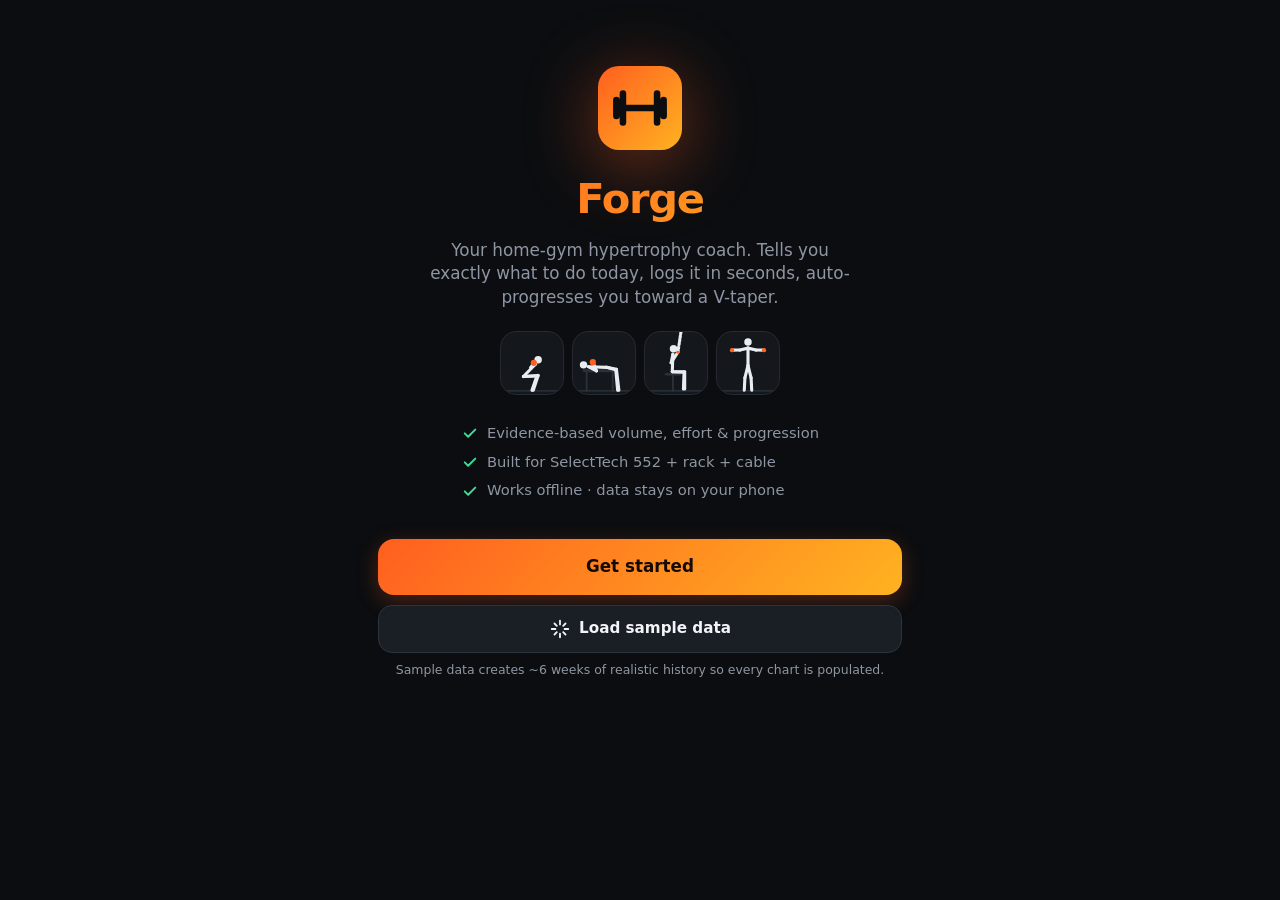
<file: index.html>
<!doctype html>
<html lang="en">
<head>
  <meta charset="utf-8">
  <meta name="viewport" content="width=device-width, initial-scale=1, viewport-fit=cover">
  <meta name="theme-color" content="#0b0d10">
  <meta name="color-scheme" content="dark">
  <meta name="description" content="Forge — offline-first hypertrophy coach for your home gym.">
  <meta name="mobile-web-app-capable" content="yes">
  <meta name="apple-mobile-web-app-capable" content="yes">
  <meta name="apple-mobile-web-app-status-bar-style" content="black-translucent">
  <title>Forge</title>
  <link rel="manifest" href="manifest.webmanifest">
  <link rel="icon" href="icons/icon.svg" type="image/svg+xml">
  <link rel="apple-touch-icon" href="icons/icon-192.png">
  <link rel="stylesheet" href="styles.css">
</head>
<body>
  <div id="onboard" hidden></div>
  <div id="app" hidden>
    <header class="topbar">
      <div class="brand"><svg class="brand-mark" viewBox="0 0 64 64" aria-hidden="true"><defs><linearGradient id="bmg" x1="0" y1="0" x2="1" y2="1"><stop offset="0" stop-color="#ff5f1f"/><stop offset="1" stop-color="#ffb321"/></linearGradient></defs><rect width="64" height="64" rx="16" fill="url(#bmg)"/><path d="M14 26v12M20 20v24M44 20v24M50 26v12M20 32h24" stroke="#0b0d10" stroke-width="5.5" stroke-linecap="round"/></svg><h1 id="title">Today</h1></div>
      <button id="btn-settings" class="icon-btn" aria-label="Settings"></button>
    </header>
    <main id="view" class="view"></main>
    <nav id="tabbar" class="tabbar" aria-label="Main"></nav>
  </div>
  <div id="sheet-root"></div>
  <div id="toast-root" aria-live="polite"></div>
  <noscript>Forge needs JavaScript enabled.</noscript>
  <script type="module" src="js/app.js"></script>
</body>
</html>
</file>
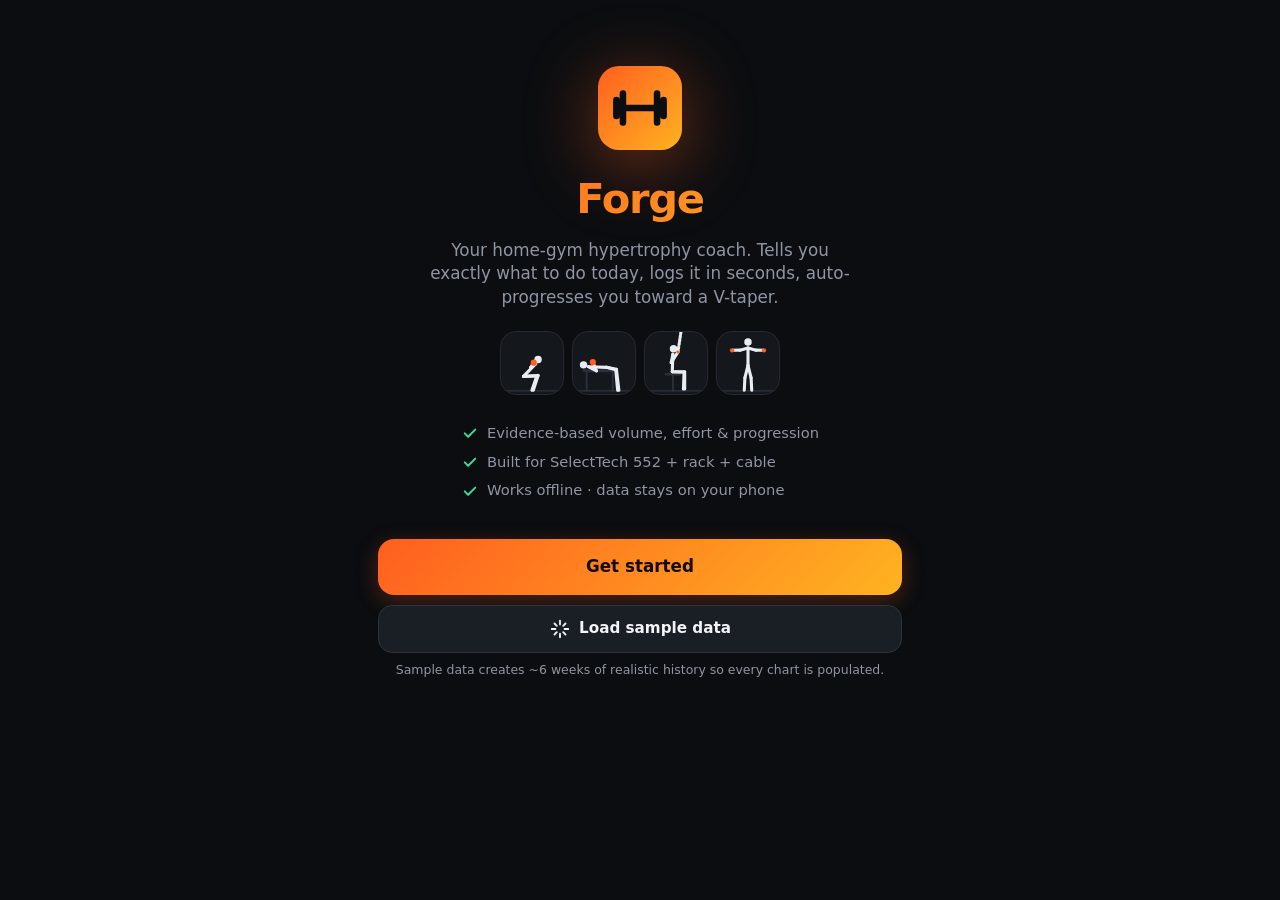
<file: standalone.html>
<!doctype html>
<html lang="en">
<head>
  <meta charset="utf-8">
  <meta name="viewport" content="width=device-width, initial-scale=1, viewport-fit=cover">
  <meta name="theme-color" content="#0b0d10">
  <meta name="color-scheme" content="dark">
  <meta name="description" content="Forge — offline-first hypertrophy coach for your home gym.">
  <meta name="mobile-web-app-capable" content="yes">
  <meta name="apple-mobile-web-app-capable" content="yes">
  <meta name="apple-mobile-web-app-status-bar-style" content="black-translucent">
  <title>Forge (standalone)</title>
  <link rel="icon" href="[data-uri]" type="image/svg+xml">
  <style>
/* Forge — dark, mobile-first, premium. */
:root {
  --bg: #0b0d10;
  --card: #14171c;
  --card2: #1a1e25;
  --line: #242932;
  --line2: #2e343e;
  --text: #f2f4f7;
  --mut: #8e96a3;
  --mut2: #939caa;
  --a1: #ff5f1f;
  --a2: #ffb321;
  --grad: linear-gradient(135deg, var(--a1), var(--a2));
  --ok: #3ddc97;
  --warn: #ffb321;
  --bad: #ff5468;
  --r: 18px;
  --r-sm: 12px;
  --tap: 48px;
  --tabh: 64px;
  --safe-b: env(safe-area-inset-bottom, 0px);
  --safe-t: env(safe-area-inset-top, 0px);
  --font: Inter, ui-sans-serif, system-ui, -apple-system, "Segoe UI", Roboto, "Helvetica Neue", Arial, sans-serif;
  color-scheme: dark;
}
* { box-sizing: border-box; -webkit-tap-highlight-color: transparent; }
html, body { margin: 0; background: var(--bg); color: var(--text); font-family: var(--font); font-size: 16px; line-height: 1.4; -webkit-font-smoothing: antialiased; }
body { min-height: 100vh; min-height: 100dvh; overscroll-behavior-y: contain; }
body.no-scroll { overflow: hidden; }
[hidden] { display: none !important; }
button, input, select, textarea { font: inherit; color: inherit; }
button { cursor: pointer; border: 0; background: none; padding: 0; }
button:disabled { opacity: .4; cursor: default; }
:focus-visible { outline: 2px solid var(--a2); outline-offset: 2px; }
h1, h2, h3, h4 { margin: 0; letter-spacing: -.01em; }
h2 { font-size: 1.45rem; font-weight: 800; }
h3 { font-size: 1.05rem; font-weight: 700; }
h4 { font-size: .78rem; text-transform: uppercase; letter-spacing: .08em; color: var(--mut); margin: 22px 0 10px; font-weight: 700; }
h4 small { text-transform: none; letter-spacing: 0; font-weight: 500; }
p { margin: 8px 0; }
small { font-size: .78rem; }
.muted { color: var(--mut); }
.tiny { font-size: .78rem; }
.center { text-align: center; }
.ok-t { color: var(--ok); }
.warn-t { color: var(--warn); }
.danger-t { color: var(--bad) !important; }
.ic { width: 22px; height: 22px; fill: none; stroke: currentColor; stroke-width: 2; stroke-linecap: round; stroke-linejoin: round; flex: none; }

/* ---------- shell ---------- */
#app { max-width: 640px; margin: 0 auto; padding-bottom: calc(var(--tabh) + var(--safe-b) + 24px); }
.topbar { position: sticky; top: 0; z-index: 20; display: flex; align-items: center; justify-content: space-between; padding: calc(10px + var(--safe-t)) 16px 10px; background: rgba(11, 13, 16, .82); backdrop-filter: blur(16px) saturate(1.4); -webkit-backdrop-filter: blur(16px) saturate(1.4); border-bottom: 1px solid rgba(255,255,255,.04); }
.brand { display: flex; align-items: center; gap: 10px; }
.brand h1 { font-size: 1.3rem; font-weight: 800; }
.brand-mark { width: 30px; height: 30px; flex: none; filter: drop-shadow(0 4px 12px rgba(255, 95, 31, .35)); }
.icon-btn { width: var(--tap); height: var(--tap); display: inline-grid; place-items: center; border-radius: 14px; color: var(--text); flex: none; font-size: 1.3rem; line-height: 1; transition: background .15s; }
.icon-btn:active { background: rgba(255,255,255,.08); }
.icon-btn.sm { width: 40px; height: 40px; }
.view { padding: 12px 14px 8px; }
.view.enter { animation: viewIn .28s cubic-bezier(.2,.8,.2,1); }
@keyframes viewIn { from { opacity: 0; transform: translateY(8px); } to { opacity: 1; transform: none; } }

.tabbar { position: fixed; left: 0; right: 0; bottom: 0; z-index: 30; display: grid; grid-template-columns: repeat(5, 1fr); max-width: 640px; margin: 0 auto; padding: 6px 6px calc(6px + var(--safe-b)); background: rgba(14, 16, 20, .9); backdrop-filter: blur(18px) saturate(1.4); -webkit-backdrop-filter: blur(18px) saturate(1.4); border-top: 1px solid var(--line); }
.tab { position: relative; min-height: 52px; display: flex; flex-direction: column; align-items: center; justify-content: center; gap: 3px; color: var(--mut2); font-size: .7rem; font-weight: 600; border-radius: 14px; transition: color .2s; }
.tab .ic { width: 24px; height: 24px; transition: transform .2s; }
.tab.on { color: var(--text); }
.tab.on .ic { color: var(--a2); transform: translateY(-1px); }
.tab.on::before { content: ""; position: absolute; top: -6px; width: 28px; height: 3px; border-radius: 0 0 3px 3px; background: var(--grad); }
.tab .dot { display: none; position: absolute; top: 8px; right: calc(50% - 18px); width: 8px; height: 8px; border-radius: 50%; background: var(--ok); box-shadow: 0 0 0 3px rgba(61,220,151,.18); animation: pulse 1.6s infinite; }
.tab.live .dot { display: block; }
@keyframes pulse { 50% { box-shadow: 0 0 0 6px rgba(61,220,151,0); } }

/* ---------- primitives ---------- */
.card { display: block; width: 100%; text-align: left; background: var(--card); border: 1px solid var(--line); border-radius: var(--r); padding: 16px; margin: 0 0 12px; position: relative; }
.card h3 + p { margin-top: 4px; }
.card-head { display: flex; align-items: baseline; justify-content: space-between; gap: 8px; margin-bottom: 10px; flex-wrap: wrap; }
.btn { min-height: var(--tap); padding: 0 18px; border-radius: 14px; display: inline-flex; align-items: center; justify-content: center; gap: 8px; font-weight: 700; font-size: .95rem; transition: transform .1s, filter .15s, background .15s; user-select: none; }
.btn:active { transform: scale(.97); }
.btn.primary { background: var(--grad); color: #140a02; box-shadow: 0 6px 22px rgba(255, 95, 31, .28); }
.btn.primary .ic { stroke-width: 2.4; }
.btn.ghost { background: var(--card2); border: 1px solid var(--line2); }
.btn.danger { background: var(--bad); color: #140a02; }
.btn.danger-ghost { background: rgba(255,84,104,.08); color: var(--bad); border: 1px solid rgba(255,84,104,.25); }
.btn.sm { min-height: 40px; padding: 0 14px; font-size: .85rem; border-radius: 12px; }
.btn.block { display: flex; width: 100%; margin-top: 10px; }
.btn.xl { min-height: 56px; font-size: 1.05rem; border-radius: 16px; }
.btn-row { display: flex; gap: 10px; margin-top: 14px; }
.btn-row > .btn { flex: 1; }
.btn-col .btn { margin-top: 8px; }
.btn-text { min-height: 40px; padding: 0 10px; display: inline-flex; align-items: center; gap: 6px; color: var(--a2); font-weight: 600; font-size: .85rem; border-radius: 10px; }
.btn-text .ic { width: 18px; height: 18px; }
.btn-text:active { background: rgba(255,179,33,.08); }
.file-btn { cursor: pointer; }
.chips { display: flex; gap: 8px; }
.chips.wrap { flex-wrap: wrap; }
.scroll-x { overflow-x: auto; scrollbar-width: none; margin: 0 -14px; padding: 2px 14px; scroll-snap-type: x proximity; }
.scroll-x::-webkit-scrollbar { display: none; }
.chip { min-height: 40px; padding: 0 14px; border-radius: 999px; background: var(--card2); border: 1px solid var(--line2); color: var(--mut); font-size: .85rem; font-weight: 600; white-space: nowrap; display: inline-flex; align-items: center; scroll-snap-align: start; transition: all .15s; }
.chip.on { background: rgba(255, 122, 24, .14); border-color: rgba(255, 140, 30, .55); color: #ffc46b; }
.chip.on.neg { background: rgba(255,84,104,.12); border-color: rgba(255,84,104,.5); color: #ff8b98; text-decoration: line-through; }
.chip.static { min-height: 30px; padding: 0 12px; font-size: .78rem; cursor: default; }
.seg { display: flex; background: var(--card2); border: 1px solid var(--line2); border-radius: 14px; padding: 4px; gap: 4px; }
.seg button { flex: 1; min-height: 42px; border-radius: 10px; font-weight: 700; font-size: .88rem; color: var(--mut); display: flex; flex-direction: column; align-items: center; justify-content: center; line-height: 1.1; transition: all .15s; }
.seg button small { font-size: .68rem; font-weight: 600; opacity: .7; }
.seg button.on { background: var(--grad); color: #140a02; box-shadow: 0 3px 12px rgba(255,95,31,.25); }
.seg.big button { min-height: 56px; font-size: 1.2rem; }
.seg.sm button { min-height: 36px; font-size: .8rem; }
.seg.tabs { margin-bottom: 12px; position: sticky; top: calc(68px + var(--safe-t)); z-index: 5; background: rgba(26,30,37,.92); backdrop-filter: blur(10px); }
.banner { display: flex; align-items: center; gap: 12px; padding: 12px 14px; border-radius: 14px; background: var(--card2); border: 1px solid var(--line2); margin: 0 0 12px; font-size: .88rem; }
.banner > div { flex: 1; display: flex; flex-direction: column; }
.banner small { color: var(--mut); }
.banner.warn { background: rgba(255,179,33,.08); border-color: rgba(255,179,33,.3); color: #ffd58a; }
.banner.ok { background: rgba(61,220,151,.07); border-color: rgba(61,220,151,.28); color: #a6f0cf; }
.banner.deload { background: linear-gradient(135deg, rgba(255,95,31,.14), rgba(255,179,33,.08)); border-color: rgba(255,140,30,.4); }
.banner.deload .ic { color: var(--a2); }
.tag { font-style: normal; font-size: .68rem; font-weight: 700; text-transform: uppercase; letter-spacing: .05em; padding: 3px 7px; border-radius: 6px; background: var(--line); color: var(--mut); }
.tag.stretch { background: rgba(61,220,151,.12); color: var(--ok); }
.badge { font-style: normal; font-size: .66rem; font-weight: 800; text-transform: uppercase; letter-spacing: .05em; padding: 4px 8px; border-radius: 999px; white-space: nowrap; margin-left: 4px; vertical-align: middle; }
.badge.rec { background: var(--grad); color: #140a02; }
.badge.big { background: rgba(255,84,104,.15); color: #ff8b98; border: 1px solid rgba(255,84,104,.35); }
.badge.cur { background: rgba(61,220,151,.14); color: var(--ok); }
.badge.fit { background: var(--line); color: var(--text); }
.pr-badge { display: inline-flex; align-items: center; gap: 4px; font-size: .68rem; font-weight: 800; padding: 3px 8px; border-radius: 999px; background: linear-gradient(135deg, rgba(255,95,31,.22), rgba(255,179,33,.22)); color: #ffcf73; white-space: nowrap; }
.pr-badge .ic { width: 13px; height: 13px; }
.empty { color: var(--mut); text-align: center; padding: 28px 16px; }
.facts { display: grid; grid-template-columns: repeat(3, 1fr); gap: 8px; margin: 12px 0; }
.facts > div { background: var(--card2); border: 1px solid var(--line); border-radius: 12px; padding: 10px; display: flex; flex-direction: column; gap: 2px; min-width: 0; }
.facts small { color: var(--mut); font-size: .7rem; text-transform: uppercase; letter-spacing: .05em; font-weight: 700; }
.facts b { font-size: 1.02rem; white-space: nowrap; overflow: hidden; text-overflow: ellipsis; }
.section-title { margin: 22px 2px 10px; }
.select { display: flex; flex-direction: column; gap: 6px; margin-bottom: 10px; }
.select span, .form-grid label span { font-size: .72rem; color: var(--mut); text-transform: uppercase; letter-spacing: .06em; font-weight: 700; }
:where(select, input:not([type=checkbox]):not([type=file]), textarea) { width: 100%; min-height: var(--tap); background: var(--card2); border: 1px solid var(--line2); border-radius: 12px; padding: 0 14px; outline: none; transition: border-color .15s; }
select { appearance: none; background-image: linear-gradient(45deg, transparent 50%, var(--mut) 50%), linear-gradient(135deg, var(--mut) 50%, transparent 50%); background-position: calc(100% - 20px) 50%, calc(100% - 15px) 50%; background-size: 5px 5px; background-repeat: no-repeat; padding-right: 36px; }
textarea { padding: 12px 14px; min-height: 72px; resize: vertical; }
:where(input, select, textarea):focus { border-color: var(--a1); }
input[type=date] { color-scheme: dark; }
.form-grid { display: grid; grid-template-columns: 1fr 1fr; gap: 10px; }
.form-grid.one { grid-template-columns: 1fr; }
.form-grid label { display: flex; flex-direction: column; gap: 6px; }
.toggles { display: flex; flex-direction: column; gap: 2px; background: var(--card2); border: 1px solid var(--line); border-radius: 14px; padding: 4px 14px; }
.toggle { display: flex; align-items: center; justify-content: space-between; gap: 12px; min-height: 56px; border-bottom: 1px solid var(--line); cursor: pointer; }
.toggle:last-child { border-bottom: 0; }
.toggle span { display: flex; flex-direction: column; font-size: .92rem; }
.toggle small { color: var(--mut); }
.toggle input { position: absolute; opacity: 0; pointer-events: none; }
.toggle i { flex: none; width: 50px; height: 30px; border-radius: 999px; background: var(--line2); position: relative; transition: background .2s; }
.toggle i::after { content: ""; position: absolute; top: 3px; left: 3px; width: 24px; height: 24px; border-radius: 50%; background: #fff; transition: transform .2s cubic-bezier(.3,1.4,.6,1); }
.toggle input:checked + i { background: var(--grad); }
.toggle input:checked + i::after { transform: translateX(20px); }
.toggle input:focus-visible + i { outline: 2px solid var(--a2); outline-offset: 2px; }
.search { position: relative; margin-bottom: 10px; }
.search .ic { position: absolute; left: 14px; top: 50%; transform: translateY(-50%); color: var(--mut); width: 20px; height: 20px; }
.search input { padding-left: 44px; border-radius: 14px; }
.spinner { width: 34px; height: 34px; border-radius: 50%; border: 3px solid var(--line2); border-top-color: var(--a2); animation: spin .8s linear infinite; }
@keyframes spin { to { transform: rotate(360deg); } }

/* ---------- figures ---------- */
.fig { display: block; }
.fg-body line { stroke: #e9edf2; stroke-width: 5; stroke-linecap: round; }
.fg-head { fill: #e9edf2; }
.fg-load { fill: var(--a1); }
.fg-floor { stroke: var(--line2); stroke-width: 2; stroke-linecap: round; }
.fg-prop { fill: #2b313b; }
.fg-prop-l { stroke: #2b313b; stroke-width: 3; stroke-linecap: round; }
.fg-cable { stroke: var(--a2); stroke-width: 1.5; stroke-dasharray: 3 3; }

/* ---------- charts ---------- */
.chart { width: 100%; height: auto; display: block; overflow: visible; }
.chart-empty { color: var(--mut); text-align: center; padding: 34px 10px; font-size: .88rem; border: 1px dashed var(--line2); border-radius: 12px; margin: 8px 0; }
.ch-grid { stroke: var(--line); stroke-width: 1; }
.ch-lbl { fill: var(--mut2); font-size: 10px; font-family: var(--font); }
.ch-target { stroke: var(--ok); stroke-dasharray: 4 4; stroke-width: 1.5; }
.ch-tlbl { fill: var(--ok); font-size: 10px; font-weight: 700; }
.ch-dot { fill: #ff9a2a; }
.ch-row { fill: var(--text); font-size: 11.5px; font-weight: 600; font-family: var(--font); }
.ch-track { fill: #1d2129; }
.ch-band { fill: rgba(61, 220, 151, .14); stroke: rgba(61, 220, 151, .35); stroke-width: 1; }
.ch-bar.under { fill: #59606c; }
.ch-bar.over { fill: #ff8b98; }
.ch-val { font-size: 11.5px; font-weight: 800; fill: var(--ok); font-family: var(--font); }
.ch-val.under { fill: var(--mut); }
.ch-val.over { fill: #ff8b98; }
.gauge { width: 100%; max-width: 280px; display: block; margin: 0 auto; }
.g-val { fill: var(--text); font-size: 34px; font-weight: 800; font-family: var(--font); }
.ring { position: relative; display: grid; place-items: center; }
.ring svg { position: absolute; inset: 0; }
.ring-txt { position: relative; text-align: center; line-height: 1.05; display: flex; flex-direction: column; }
.ring-txt b { font-size: 1.05rem; font-weight: 800; }
.ring-txt small { font-size: .6rem; color: var(--mut); text-transform: uppercase; letter-spacing: .05em; }

/* ---------- today ---------- */
.greet { padding: 4px 2px 14px; }
.greet small { color: var(--mut); font-weight: 600; }
.stats { display: grid; grid-template-columns: repeat(3, 1fr); gap: 4px; padding: 14px 8px; }
.stat { display: flex; flex-direction: column; align-items: center; gap: 8px; font-size: .74rem; color: var(--mut); font-weight: 600; }
.stat span { display: inline-flex; align-items: center; gap: 4px; }
.stat .ic { width: 14px; height: 14px; color: var(--a2); }
.readiness .rd-head { display: flex; align-items: center; justify-content: space-between; margin-bottom: 6px; }
.readiness small { color: var(--mut); font-weight: 600; }
.rd-score { width: 48px; height: 48px; border-radius: 14px; display: grid; place-items: center; font-weight: 800; font-size: 1.1rem; background: var(--card2); border: 1px solid var(--line2); }
.rd-score.high { color: var(--ok); border-color: rgba(61,220,151,.4); }
.rd-score.low { color: var(--bad); border-color: rgba(255,84,104,.4); }
.readiness.done.high { border-color: rgba(61,220,151,.3); }
.readiness.done.low { border-color: rgba(255,84,104,.3); }
.rd-row { display: flex; align-items: center; justify-content: space-between; gap: 10px; margin: 10px 0; }
.rd-row > span { display: flex; flex-direction: column; font-weight: 700; font-size: .92rem; min-width: 74px; }
.rd-row > span small { font-weight: 500; font-size: .68rem; color: var(--mut2); }
.seg5 { display: flex; gap: 6px; }
.seg5 button { width: 44px; height: 44px; border-radius: 12px; background: var(--card2); border: 1px solid var(--line2); font-weight: 700; color: var(--mut); transition: all .12s; }
.seg5 button.on { background: var(--grad); color: #140a02; border-color: transparent; transform: scale(1.05); }
.hero { background: radial-gradient(120% 80% at 100% 0%, rgba(255,95,31,.16), transparent 60%), var(--card); border-color: #2c2620; }
.hero-top { display: flex; justify-content: space-between; gap: 10px; }
.hero-top small { color: var(--a2); font-weight: 700; text-transform: uppercase; letter-spacing: .06em; font-size: .7rem; }
.hero-top h2 { margin-top: 4px; font-size: 1.6rem; }
.hero-top p { margin: 2px 0 0; font-size: .86rem; }
.hero-meta { text-align: right; display: flex; flex-direction: column; flex: none; }
.hero-meta b { font-size: 1.3rem; }
.hero-meta small { color: var(--mut); }
.day-chips { display: flex; gap: 8px; margin: 14px -16px 4px; padding: 2px 16px; }
.ex-preview { list-style: none; padding: 0; margin: 10px 0 4px; }
.ex-preview li, .day-list li { display: flex; gap: 12px; align-items: center; padding: 9px 0; border-bottom: 1px solid var(--line); cursor: pointer; }
.ex-preview li:last-child, .day-list li:last-child { border-bottom: 0; }
.ex-preview li > div, .day-list li > div { display: flex; flex-direction: column; min-width: 0; flex: 1; }
.ex-preview b, .day-list b { font-size: .93rem; font-weight: 650; }
.ex-preview small, .day-list small { color: var(--mut); }
.ex-preview .sg { color: var(--mut2); white-space: nowrap; overflow: hidden; text-overflow: ellipsis; }
.ex-preview .sg em { color: #ffc46b; font-style: normal; font-weight: 600; }
.mini-fig { width: 40px; height: 40px; flex: none; border-radius: 10px; background: #0f1216; border: 1px solid var(--line); display: grid; place-items: center; overflow: hidden; }
.gen-cta { display: flex; align-items: center; gap: 14px; color: var(--text); background: linear-gradient(135deg, rgba(255,95,31,.1), rgba(255,179,33,.04)), var(--card); }
.gen-cta > .ic:first-child { width: 42px; height: 42px; padding: 9px; border-radius: 12px; background: var(--grad); color: #140a02; }
.gen-cta div { flex: 1; display: flex; flex-direction: column; }
.gen-cta small { color: var(--mut); }
.gen-cta .ic:last-child { color: var(--mut); }
.tip { cursor: pointer; }
.tip > small:first-child { display: inline-flex; gap: 6px; align-items: center; color: var(--a2); font-weight: 700; text-transform: uppercase; letter-spacing: .06em; font-size: .7rem; }
.tip > small .ic { width: 14px; height: 14px; }
.tip p { font-size: 1rem; font-weight: 550; margin: 6px 0; }
.last { cursor: pointer; }
.last > small { color: var(--mut); }
.last-row { display: flex; justify-content: space-between; align-items: center; gap: 10px; margin-top: 4px; flex-wrap: wrap; }
.last-row span { color: var(--mut); font-size: .85rem; display: inline-flex; gap: 6px; align-items: center; }

/* ---------- session logger ---------- */
.session-head { position: sticky; top: calc(68px + var(--safe-t)); z-index: 6; display: flex; align-items: center; gap: 12px; margin: -12px -14px 0; padding: 12px 14px; background: rgba(11,13,16,.92); backdrop-filter: blur(12px); -webkit-backdrop-filter: blur(12px); }
.session-head > div:first-child { flex: 1; min-width: 0; }
.session-head small { color: var(--a2); font-weight: 700; text-transform: uppercase; font-size: .68rem; letter-spacing: .06em; }
.session-head h2 { font-size: 1.2rem; white-space: nowrap; overflow: hidden; text-overflow: ellipsis; }
.sh-clock { display: flex; flex-direction: column; align-items: flex-end; font-variant-numeric: tabular-nums; }
.sh-clock span { font-weight: 800; font-size: 1.1rem; }
.sh-clock small { color: var(--mut); text-transform: none; letter-spacing: 0; font-weight: 600; }
.progress { height: 4px; background: var(--line); border-radius: 4px; margin: 0 0 14px; overflow: hidden; }
.progress i { display: block; height: 100%; background: var(--grad); border-radius: 4px; transition: width .4s cubic-bezier(.2,.8,.2,1); }
.ex-card { padding: 14px 14px 8px; transition: border-color .3s; }
.ex-card.complete { border-color: rgba(61,220,151,.35); }
.ss-tag { display: inline-flex; align-items: center; gap: 4px; font-size: .68rem; font-weight: 800; text-transform: uppercase; letter-spacing: .06em; color: var(--a2); margin-bottom: 8px; }
.ss-tag .ic { width: 13px; height: 13px; }
.ex-head { display: flex; align-items: center; gap: 10px; }
.ex-fig { width: 56px; height: 56px; flex: none; border-radius: 14px; background: #0f1216; border: 1px solid var(--line); display: grid; place-items: center; }
.ex-title { flex: 1; min-width: 0; text-align: left; display: flex; flex-direction: column; min-height: var(--tap); justify-content: center; }
.ex-title h3 { font-size: 1rem; line-height: 1.2; }
.muscles { color: var(--mut); font-size: .76rem; white-space: nowrap; overflow: hidden; text-overflow: ellipsis; }
.sugg { display: flex; flex-wrap: wrap; align-items: center; gap: 6px; margin: 10px 0 2px; font-size: .84rem; color: var(--mut); }
.sugg b { color: var(--text); font-weight: 650; }
.sugg .arrow { color: var(--mut2); }
.sugg .next { color: #ffc46b; font-weight: 700; }
.sugg-note { font-size: .76rem; color: var(--ok); margin: 2px 0; }
.sugg-note.warn { color: var(--warn); }
.target-row { display: flex; gap: 12px; flex-wrap: wrap; font-size: .76rem; color: var(--mut2); font-weight: 600; margin: 4px 0 6px; }
.target-row span { display: inline-flex; align-items: center; gap: 4px; }
.target-row .ic { width: 14px; height: 14px; }
.warm { display: flex; align-items: center; gap: 6px; font-size: .78rem; color: var(--mut); background: rgba(255,179,33,.06); border: 1px dashed rgba(255,179,33,.25); border-radius: 10px; padding: 8px 10px; margin: 6px 0; }
.warm .ic { width: 15px; height: 15px; color: var(--a2); }
.sets { display: flex; flex-direction: column; gap: 8px; margin-top: 8px; }
.set { border-radius: 14px; background: var(--card2); border: 1px solid var(--line); padding: 8px 10px; transition: background .2s, border-color .2s; }
.set.current { border-color: rgba(255,140,30,.45); box-shadow: 0 0 0 3px rgba(255,95,31,.08); }
.set.done { display: flex; align-items: center; gap: 10px; background: rgba(61,220,151,.06); border-color: rgba(61,220,151,.2); padding: 4px 6px 4px 10px; }
.set.done.editing { display: block; padding: 8px 10px; }
.set-no { width: 28px; height: 28px; border-radius: 9px; display: grid; place-items: center; background: var(--line); font-weight: 800; font-size: .82rem; flex: none; }
.set.done .set-no { background: rgba(61,220,151,.18); color: var(--ok); }
.set-sum { flex: 1; min-height: 44px; display: flex; align-items: center; gap: 10px; text-align: left; flex-wrap: wrap; }
.set-sum b { font-size: .98rem; font-variant-numeric: tabular-nums; }
.set-sum small { color: var(--mut); }
.set-top { display: flex; align-items: center; gap: 10px; }
.set-prev { flex: 1; font-size: .78rem; color: var(--mut2); }
.set-prev b { color: var(--mut); font-weight: 650; }
.check { width: var(--tap); height: var(--tap); border-radius: 14px; display: grid; place-items: center; background: var(--line); color: var(--mut); flex: none; transition: all .15s; }
.check .ic { width: 24px; height: 24px; stroke-width: 2.8; }
.check:active { transform: scale(.92); }
.check.on { background: var(--ok); color: #05261a; }
.set.current .check:not(.on) { background: var(--grad); color: #140a02; }
.set-main { display: grid; grid-template-columns: repeat(auto-fit, minmax(140px, 1fr)); gap: 8px; margin: 8px 0 6px; }
.stepper { display: flex; align-items: stretch; background: var(--bg); border: 1px solid var(--line2); border-radius: 13px; overflow: hidden; min-width: 0; }
.stepper button { width: 46px; min-height: var(--tap); display: grid; place-items: center; color: var(--text); flex: none; }
.stepper button:active { background: rgba(255,255,255,.08); }
.stepper .ic { width: 20px; height: 20px; }
.stepper label { flex: 1; display: flex; align-items: baseline; justify-content: center; gap: 3px; min-width: 0; border-left: 1px solid var(--line); border-right: 1px solid var(--line); }
.stepper input { min-height: var(--tap); width: 100%; min-width: 0; padding: 0 2px; border: 0; outline: none; background: transparent; text-align: right; font-weight: 800; font-size: 1.08rem; font-variant-numeric: tabular-nums; border-radius: 0; flex: 1; }
.stepper small { color: var(--mut2); font-size: .7rem; font-weight: 600; flex: 1; text-align: left; }
.rir-row { display: flex; align-items: center; gap: 6px; }
.rir-row span { font-size: .7rem; font-weight: 800; color: var(--mut2); letter-spacing: .06em; width: 30px; }
.rir { flex: 1; min-height: 40px; border-radius: 10px; background: var(--bg); border: 1px solid var(--line); color: var(--mut); font-weight: 700; font-size: .85rem; }
.rir.on { border-color: rgba(255,140,30,.6); color: #ffc46b; background: rgba(255,122,24,.12); }
.ex-foot { display: flex; justify-content: space-between; flex-wrap: wrap; margin: 6px -6px 0; }
.ex-note { margin: 4px 0 8px; }
.session-note { margin: 12px 0 0; }
.menu { display: flex; flex-direction: column; }
.menu button { min-height: 54px; display: flex; align-items: center; gap: 12px; padding: 0 6px; border-bottom: 1px solid var(--line); font-weight: 600; text-align: left; }
.menu button:last-child { border-bottom: 0; }
.summary .sum-hero { text-align: center; padding: 6px 0 4px; }
.sum-hero .ic { width: 52px; height: 52px; padding: 12px; border-radius: 16px; background: var(--grad); color: #140a02; margin-bottom: 8px; }
.summary h3 { margin: 18px 0 8px; display: flex; align-items: center; gap: 8px; }
.summary .sum-hero h3 { justify-content: center; margin-top: 4px; }
.summary h3 .ic { color: var(--a2); }
.pr-list { list-style: none; padding: 0; margin: 0; }
.pr-list li { display: flex; flex-wrap: wrap; gap: 8px; align-items: center; padding: 8px 0; border-bottom: 1px solid var(--line); font-size: .9rem; }

/* ---------- rest timer ---------- */
.rest { position: fixed; z-index: 40; left: 50%; bottom: calc(var(--tabh) + var(--safe-b) + 14px); transform: translate(-50%, 140%); transition: transform .35s cubic-bezier(.2,.9,.2,1.1); width: min(420px, calc(100% - 24px)); pointer-events: none; }
.rest.show { transform: translate(-50%, 0); pointer-events: auto; }
.rest-pill { display: flex; align-items: center; gap: 10px; padding: 8px 8px 8px 10px; border-radius: 22px; background: rgba(28, 32, 39, .94); border: 1px solid var(--line2); box-shadow: 0 18px 50px rgba(0,0,0,.55); backdrop-filter: blur(14px); -webkit-backdrop-filter: blur(14px); cursor: pointer; }
.rest.over .rest-pill { border-color: var(--ok); box-shadow: 0 0 0 4px rgba(61,220,151,.15), 0 18px 50px rgba(0,0,0,.5); }
.rest-mini { position: relative; width: 40px; height: 40px; display: grid; place-items: center; flex: none; }
.rest-mini > svg:first-child { position: absolute; inset: 0; }
.rest-mini .ic { width: 16px; height: 16px; color: var(--a2); }
.rest-txt { flex: 1; display: flex; flex-direction: column; min-width: 0; }
.rest-txt b { font-size: 1.25rem; font-variant-numeric: tabular-nums; font-weight: 800; line-height: 1.1; }
.rest.over .rest-txt b { color: var(--ok); }
.rest-txt small { color: var(--mut); white-space: nowrap; overflow: hidden; text-overflow: ellipsis; }
.pill-btn { min-height: 44px; min-width: 52px; padding: 0 12px; border-radius: 14px; background: var(--line); font-weight: 700; font-size: .85rem; }
.pill-btn:last-child { background: var(--grad); color: #140a02; }
.rest.big { inset: 0; left: 0; bottom: 0; width: 100%; transform: none; background: rgba(8,9,12,.94); backdrop-filter: blur(10px); -webkit-backdrop-filter: blur(10px); display: grid; place-items: center; z-index: 60; }
.rest-big { width: min(360px, 92%); text-align: center; position: relative; padding-top: 30px; }
.rest-min { position: absolute; top: -20px; right: -6px; }
.rest-label { color: var(--mut); font-weight: 600; margin-bottom: 14px; }
.rest-ring { position: relative; width: 240px; height: 240px; margin: 0 auto 18px; display: grid; place-items: center; }
.rest-ring svg { position: absolute; inset: 0; }
.rest-time { font-size: 3.6rem; font-weight: 800; font-variant-numeric: tabular-nums; letter-spacing: -.02em; }
.rest.over .rest-time { color: var(--ok); }

/* ---------- sheets ---------- */
.sheet-wrap { position: fixed; inset: 0; z-index: 50; display: flex; align-items: flex-end; justify-content: center; }
.sheet-backdrop { position: absolute; inset: 0; background: rgba(0,0,0,.6); opacity: 0; transition: opacity .25s; backdrop-filter: blur(2px); }
.sheet { position: relative; width: 100%; max-width: 640px; max-height: 88vh; max-height: 88dvh; display: flex; flex-direction: column; background: #111419; border: 1px solid var(--line2); border-bottom: 0; border-radius: 24px 24px 0 0; transform: translateY(100%); transition: transform .3s cubic-bezier(.2,.9,.25,1); box-shadow: 0 -20px 60px rgba(0,0,0,.5); }
.sheet.tall { height: 88vh; height: 88dvh; }
.sheet-wrap.open .sheet { transform: none; }
.sheet-wrap.open .sheet-backdrop { opacity: 1; }
.sheet-handle { width: 40px; height: 5px; border-radius: 3px; background: var(--line2); margin: 8px auto 0; flex: none; }
.sheet-head { display: flex; align-items: center; justify-content: space-between; padding: 4px 8px 4px 18px; flex: none; }
.sheet-head h2 { font-size: 1.2rem; white-space: nowrap; overflow: hidden; text-overflow: ellipsis; }
.sheet-body { overflow-y: auto; padding: 4px 18px calc(24px + var(--safe-b)); -webkit-overflow-scrolling: touch; overscroll-behavior: contain; }
.sheet-body > h3 { margin: 20px 0 8px; }
.ex-hero { display: grid; place-items: center; background: radial-gradient(70% 70% at 50% 40%, rgba(255,95,31,.12), transparent 70%), #0e1115; border: 1px solid var(--line); border-radius: 20px; padding: 12px; margin-bottom: 12px; }
.ex-hero .fg-body line { stroke-width: 4.5; }
.cue-list { margin: 0; padding-left: 0; list-style: none; }
.cue-list li { position: relative; padding: 7px 0 7px 26px; border-bottom: 1px solid var(--line); font-size: .92rem; }
.cue-list li::before { content: ""; position: absolute; left: 4px; top: 13px; width: 10px; height: 10px; border-radius: 50%; background: var(--grad); }
.cue-list.bad li::before { background: var(--bad); border-radius: 2px; transform: rotate(45deg); }
.checklist { display: flex; flex-direction: column; }
.chk { display: flex; align-items: center; gap: 12px; min-height: 48px; border-bottom: 1px solid var(--line); cursor: pointer; font-size: .92rem; }
.chk input { width: 22px; height: 22px; accent-color: var(--a1); flex: none; }
.chk-row { display: flex; align-items: center; justify-content: space-between; gap: 10px; padding: 8px 0; border-bottom: 1px solid var(--line); font-size: .9rem; }
.yn { display: flex; gap: 6px; flex: none; }
.yn .chip { min-height: 40px; padding: 0 12px; }
.yn .chip[data-yn="1"].on { background: rgba(61,220,151,.15); border-color: rgba(61,220,151,.5); color: var(--ok); }
.yn .chip[data-yn="0"].on { background: rgba(255,84,104,.12); border-color: rgba(255,84,104,.5); color: #ff8b98; }
.pr-strip { display: flex; align-items: center; gap: 8px; flex-wrap: wrap; font-size: .85rem; color: var(--mut); background: rgba(255,179,33,.06); border: 1px solid rgba(255,179,33,.2); border-radius: 12px; padding: 10px 12px; }
.pr-strip .ic { color: var(--a2); width: 18px; height: 18px; }
.pr-strip b { color: var(--text); }
.draft { margin-top: 18px; border-top: 1px solid var(--line); padding-top: 14px; }
.draft-row { display: flex; align-items: center; gap: 10px; padding: 8px 0; border-bottom: 1px solid var(--line); }
.dr-txt { flex: 1; display: flex; flex-direction: column; min-width: 0; }
.dr-txt b { font-size: .9rem; }
.dr-txt small { color: var(--mut); }
.mini-step { display: flex; align-items: center; background: var(--card2); border: 1px solid var(--line2); border-radius: 12px; flex: none; }
.mini-step button { width: 36px; height: 44px; display: grid; place-items: center; }
.mini-step .ic { width: 16px; height: 16px; }
.mini-step b { min-width: 18px; text-align: center; }

/* ---------- library ---------- */
.lib-count { margin: 8px 2px; }
.lib-list { display: flex; flex-direction: column; gap: 8px; }
.lib-row { display: flex; align-items: center; gap: 12px; width: 100%; padding: 8px 12px 8px 8px; background: var(--card); border: 1px solid var(--line); border-radius: 16px; text-align: left; min-height: 64px; transition: border-color .15s, transform .1s; }
.lib-row:active { transform: scale(.99); border-color: var(--line2); }
.lib-row.dim { opacity: .5; }
.lib-fig { width: 52px; height: 52px; flex: none; border-radius: 12px; background: #0f1216; border: 1px solid var(--line); display: grid; place-items: center; }
.lib-txt { flex: 1; display: flex; flex-direction: column; min-width: 0; }
.lib-txt b { font-size: .95rem; font-weight: 650; }
.lib-txt small { color: var(--mut); white-space: nowrap; overflow: hidden; text-overflow: ellipsis; }
.lib-tags { display: flex; gap: 4px; flex: none; }

/* ---------- plan ---------- */
.plan-hero small { color: var(--a2); font-weight: 700; text-transform: uppercase; letter-spacing: .06em; font-size: .7rem; }
.plan-hero .seg button.on small { color: inherit; opacity: 1; }
.plan-hero h2 { margin: 2px 0; }
.plan-hero .seg { margin-top: 12px; }
.day { padding: 0; overflow: hidden; }
.day-head { width: 100%; display: flex; align-items: center; gap: 12px; padding: 14px 16px; text-align: left; min-height: 64px; }
.day-head > div { flex: 1; display: flex; flex-direction: column; min-width: 0; }
.day-head small { color: var(--mut); }
.day-head .ic { color: var(--mut); transition: transform .2s; }
.day-head .ic.rot { transform: rotate(90deg); }
.day-no { width: 34px; height: 34px; border-radius: 10px; display: grid; place-items: center; background: var(--grad); color: #140a02; font-weight: 800; flex: none; }
.day-list { list-style: none; margin: 0; padding: 0 16px; border-top: 1px solid var(--line); }
.day .btn { margin: 8px 16px 16px; width: calc(100% - 32px); }
.sub-note { color: var(--a2) !important; font-size: .72rem; }
.ss { color: var(--a2); }
.prog.current { border-color: rgba(61,220,151,.35); }
.prog-top { display: flex; justify-content: space-between; align-items: flex-start; gap: 8px; }
.prog-badges { display: flex; flex-wrap: wrap; justify-content: flex-end; gap: 4px; }
.verdict { display: flex; gap: 12px; align-items: flex-start; background: linear-gradient(135deg, rgba(255,95,31,.12), rgba(255,179,33,.05)), var(--card); border-color: rgba(255,140,30,.3); }
.verdict > .ic { color: var(--a2); margin-top: 8px; }
.verdict p { margin: 4px 0; font-size: .92rem; }

/* ---------- history ---------- */
.week-label { display: flex; justify-content: space-between; color: var(--mut); font-size: .74rem; font-weight: 800; text-transform: uppercase; letter-spacing: .06em; margin: 18px 4px 8px; }
.week-label:first-child { margin-top: 4px; }
.week-label span { color: var(--mut2); }
.sess { display: flex; align-items: center; gap: 14px; color: var(--text); padding: 12px 14px; margin-bottom: 8px; }
.sess-date { width: 46px; height: 50px; flex: none; border-radius: 12px; background: var(--card2); border: 1px solid var(--line2); display: flex; flex-direction: column; align-items: center; justify-content: center; line-height: 1.1; }
.sess-date b { font-size: 1.2rem; }
.sess-date small { color: var(--mut); font-size: .66rem; text-transform: uppercase; }
.sess-main { flex: 1; display: flex; flex-direction: column; min-width: 0; }
.sess-main small { color: var(--mut); white-space: nowrap; overflow: hidden; text-overflow: ellipsis; }
.sess-main small.muted { color: var(--mut2); }
.hist-ex { padding: 10px 0; border-bottom: 1px solid var(--line); }
.hist-ex ol { margin: 6px 0 0; padding-left: 22px; color: var(--mut); font-size: .9rem; }
.hist-ex li { padding: 2px 0; }
.hist-ex li small { color: var(--mut2); margin-left: 6px; }
.hist-rows { list-style: none; margin: 0; padding: 0; }
.hist-rows li { display: flex; gap: 12px; align-items: center; padding: 9px 0; border-bottom: 1px solid var(--line); font-size: .88rem; }
.hist-rows li span { color: var(--mut); width: 56px; flex: none; }
.hist-rows li b { flex: 1; font-variant-numeric: tabular-nums; font-weight: 600; }
.hist-rows li small { color: #ffc46b; font-weight: 700; }
.week-nav { display: flex; align-items: center; justify-content: space-between; margin-bottom: 10px; }
.week-nav div { text-align: center; display: flex; flex-direction: column; }
.week-nav small { color: var(--mut); }
.pr-table { list-style: none; margin: 0; padding: 0; }
.pr-table li { display: flex; align-items: center; justify-content: space-between; gap: 10px; padding: 10px 0; border-bottom: 1px solid var(--line); cursor: pointer; min-height: 56px; }
.pr-table li > div:first-child { display: flex; flex-direction: column; min-width: 0; }
.pr-table li > div:first-child small { color: var(--mut); }
.pr-vals { display: flex; gap: 14px; flex: none; }
.pr-vals span { display: flex; flex-direction: column; align-items: flex-end; }
.pr-vals small { color: var(--mut2); font-size: .66rem; text-transform: uppercase; letter-spacing: .05em; }
.pr-vals b { font-variant-numeric: tabular-nums; color: #ffc46b; }

/* ---------- body ---------- */
.taper { text-align: center; }
.taper .card-head { text-align: left; }
.body-form h3 { margin-bottom: 12px; }
.body-list { list-style: none; margin: 0; padding: 0; }
.body-list li { display: flex; align-items: center; gap: 10px; padding: 6px 0; border-bottom: 1px solid var(--line); font-size: .86rem; }
.body-list li > span:first-child { width: 56px; color: var(--mut); flex: none; }
.bl-vals { flex: 1; display: flex; flex-wrap: wrap; gap: 4px 10px; align-items: baseline; }
.bl-vals small { color: var(--mut); }

/* ---------- toast & confetti ---------- */
#toast-root { position: fixed; z-index: 70; top: calc(12px + var(--safe-t)); left: 0; right: 0; display: flex; flex-direction: column; align-items: center; gap: 8px; pointer-events: none; }
.toast { max-width: min(420px, calc(100% - 24px)); padding: 12px 16px; border-radius: 16px; background: rgba(30,34,42,.96); border: 1px solid var(--line2); box-shadow: 0 16px 40px rgba(0,0,0,.5); font-size: .9rem; font-weight: 600; transform: translateY(-20px) scale(.96); opacity: 0; transition: all .3s cubic-bezier(.2,.9,.25,1.2); backdrop-filter: blur(10px); }
.toast.show { transform: none; opacity: 1; }
.toast.ok { border-color: rgba(61,220,151,.4); }
.toast.err { border-color: rgba(255,84,104,.5); }
.toast.pr { background: linear-gradient(135deg, #2a1608, #2b2109); border-color: rgba(255,160,40,.6); text-align: center; }
.toast.pr .ic { width: 18px; height: 18px; color: var(--a2); vertical-align: -3px; margin-right: 4px; }
.confetti { position: fixed; inset: 0; width: 100%; height: 100%; z-index: 80; pointer-events: none; }

/* ---------- form check ---------- */
.fc { position: fixed; inset: 0; z-index: 65; background: var(--bg); overflow-y: auto; padding-bottom: calc(24px + var(--safe-b)); }
.fc-head { position: sticky; top: 0; z-index: 2; display: flex; align-items: center; gap: 8px; padding: calc(8px + var(--safe-t)) 10px 8px; background: rgba(11,13,16,.92); backdrop-filter: blur(10px); }
.fc-head small { color: var(--a2); font-weight: 700; text-transform: uppercase; font-size: .68rem; letter-spacing: .06em; }
.fc-head h2 { font-size: 1.15rem; }
.fc-body { max-width: 640px; margin: 0 auto; padding: 8px 14px; }
.fc-intro { text-align: center; }
.fc-intro p { text-align: left; }
.fc-fig { display: grid; place-items: center; margin: 4px auto 10px; width: 140px; height: 140px; border-radius: 24px; background: radial-gradient(70% 70% at 50% 40%, rgba(255,95,31,.14), transparent 70%), #0e1115; border: 1px solid var(--line); }
.fc-stage { position: relative; width: 100%; aspect-ratio: 4 / 3; background: #000; border-radius: 18px; overflow: hidden; border: 1px solid var(--line2); }
.fc-stage video, .fc-stage canvas { position: absolute; inset: 0; width: 100%; height: 100%; object-fit: contain; }
.fc-stage.mirror video, .fc-stage.mirror canvas { transform: scaleX(-1); }
.fc-loading { position: absolute; inset: 0; display: grid; place-items: center; align-content: center; gap: 10px; color: var(--mut); background: rgba(0,0,0,.6); }
.fc-stats { margin: 12px 0; }
.fc-grid { display: grid; grid-template-columns: repeat(auto-fit, minmax(90px, 1fr)); gap: 8px; }
.fc-grid > div { background: var(--card); border: 1px solid var(--line); border-radius: 12px; padding: 10px; display: flex; flex-direction: column; }
.fc-grid small { color: var(--mut); font-size: .68rem; text-transform: uppercase; letter-spacing: .05em; font-weight: 700; }
.fc-grid b { font-size: 1.25rem; font-variant-numeric: tabular-nums; }
.fc-msg { margin-top: 10px; font-weight: 600; color: var(--text); background: var(--card2); border-radius: 12px; padding: 10px 12px; font-size: .9rem; }
.fc-review { width: 100%; border-radius: 14px; margin-top: 10px; background: #000; }
.fc-score { margin: 12px 0 4px; color: var(--mut); }
.fc-score b { color: var(--text); font-size: 1.2rem; }
.steps { padding-left: 20px; color: var(--mut); margin: 8px 0 12px; }
.steps li { padding: 3px 0; }

/* ---------- onboarding ---------- */
#onboard { min-height: 100vh; min-height: 100dvh; }
.ob { max-width: 560px; margin: 0 auto; min-height: 100vh; min-height: 100dvh; display: flex; flex-direction: column; padding: calc(12px + var(--safe-t)) 18px calc(18px + var(--safe-b)); }
.ob-head { display: flex; align-items: center; justify-content: space-between; margin: 0 -8px 8px; }
.ob-head > span { width: 48px; }
.ob-dots { display: flex; gap: 6px; }
.ob-dots i { width: 22px; height: 5px; border-radius: 3px; background: var(--line2); transition: background .3s; }
.ob-dots i.on { background: var(--grad); }
.ob-body { flex: 1; animation: viewIn .3s ease; }
.ob-body > h2 { font-size: 1.8rem; margin-top: 8px; }
.ob-foot { position: sticky; bottom: 0; padding-top: 12px; background: linear-gradient(transparent, var(--bg) 30%); }
.ob-hero { text-align: center; padding: 6vh 0 10px; }
.ob-logo { display: inline-block; filter: drop-shadow(0 14px 36px rgba(255,95,31,.45)); margin-bottom: 14px; animation: float 4s ease-in-out infinite; }
@keyframes float { 50% { transform: translateY(-6px); } }
.ob-hero h1 { font-size: 2.6rem; font-weight: 900; letter-spacing: -.03em; background: var(--grad); -webkit-background-clip: text; background-clip: text; color: transparent; }
.lead { color: var(--mut); font-size: 1.05rem; max-width: 420px; margin: 10px auto; }
.ob-figs { display: flex; justify-content: center; gap: 8px; margin: 22px 0 14px; }
.ob-figs .fig { background: var(--card); border: 1px solid var(--line); border-radius: 16px; }
.ob-points { list-style: none; padding: 0; margin: 14px auto 18px; display: inline-flex; flex-direction: column; gap: 8px; text-align: left; color: var(--mut); font-size: .92rem; }
.ob-points li { display: flex; gap: 8px; align-items: center; }
.ob-points .ic { color: var(--ok); width: 18px; height: 18px; stroke-width: 2.6; }
.ob-cards { display: flex; flex-direction: column; gap: 8px; }
.ob-card { text-align: left; padding: 14px 16px; border-radius: 16px; background: var(--card); border: 1.5px solid var(--line); display: flex; flex-direction: column; gap: 4px; min-height: 64px; transition: all .15s; }
.ob-card b { font-size: 1rem; }
.ob-card small { color: var(--mut); }
.ob-card.on { border-color: var(--a1); background: linear-gradient(135deg, rgba(255,95,31,.12), rgba(255,179,33,.04)), var(--card); }

@media (min-width: 700px) {
  .view { padding: 18px 20px; }
  .tabbar { border-radius: 22px 22px 0 0; border-left: 1px solid var(--line); border-right: 1px solid var(--line); }
}
/* Keep controls inside narrow cards and preserve readable 48px touch targets. */
.btn.sm, .btn-text, button.chip, .seg button, .rir { min-height: 48px; }
.icon-btn.sm, .stepper button, .mini-step button { min-width: 48px; min-height: 48px; }
.form-grid { grid-template-columns: repeat(2, minmax(0, 1fr)); }
.form-grid label, select { min-width: 0; }
.file-btn:focus-within { outline: 2px solid var(--a2); outline-offset: 2px; }
.sr-only { position: absolute; width: 1px; height: 1px; padding: 0; overflow: hidden; clip-path: inset(50%); white-space: nowrap; }
@media (max-width: 420px) {
  .rd-row { flex-direction: column; align-items: stretch; }
  .rd-row > span { flex-direction: row; align-items: baseline; justify-content: space-between; }
  .seg5 { justify-content: space-between; }
  .seg5 button { width: 48px; height: 48px; }
  .rir-row { flex-wrap: wrap; }
  .rir-row > span { width: 100%; }
  .rir { flex: 1; min-width: 48px; }
  .draft-row { display: grid; grid-template-columns: 40px minmax(0, 1fr) 48px; }
  .draft-row .dr-txt { grid-column: 2 / 4; }
  .draft-row .mini-step { grid-column: 2; justify-self: start; }
}
@media (prefers-reduced-motion: reduce) {
  *, *::before, *::after { animation-duration: .01ms !important; transition-duration: .01ms !important; }
}

</style>
</head>
<body>
  <div id="onboard" hidden></div>
  <div id="app" hidden>
    <header class="topbar">
      <div class="brand"><svg class="brand-mark" viewBox="0 0 64 64" aria-hidden="true"><defs><linearGradient id="bmg" x1="0" y1="0" x2="1" y2="1"><stop offset="0" stop-color="#ff5f1f"/><stop offset="1" stop-color="#ffb321"/></linearGradient></defs><rect width="64" height="64" rx="16" fill="url(#bmg)"/><path d="M14 26v12M20 20v24M44 20v24M50 26v12M20 32h24" stroke="#0b0d10" stroke-width="5.5" stroke-linecap="round"/></svg><h1 id="title">Today</h1></div>
      <button id="btn-settings" class="icon-btn" aria-label="Settings"></button>
    </header>
    <main id="view" class="view"></main>
    <nav id="tabbar" class="tabbar" aria-label="Main"></nav>
  </div>
  <div id="sheet-root"></div>
  <div id="toast-root" aria-live="polite"></div>
  <noscript>Forge needs JavaScript enabled.</noscript>
  <script type="module">
window.__FORGE_STANDALONE__ = true;
const __m = {};
// ---- util.js ----
__m["util"] = (() => {
// Small shared helpers (no DOM state here).
const DAY = 86400000;

function esc(s) {
  return String(s ?? '').replace(/[&<>"']/g, c => ({ '&': '&amp;', '<': '&lt;', '>': '&gt;', '"': '&quot;', "'": '&#39;' }[c]));
}

function uid() {
  return Date.now().toString(36) + Math.random().toString(36).slice(2, 8);
}

function clamp(v, a, b) { return Math.max(a, Math.min(b, v)); }

function round(n, d = 0) { const p = 10 ** d; return Math.round(n * p) / p; }

function sum(a) { return a.reduce((x, y) => x + y, 0); }

function isoDate(d = new Date()) {
  const z = new Date(d);
  return `${z.getFullYear()}-${String(z.getMonth() + 1).padStart(2, '0')}-${String(z.getDate()).padStart(2, '0')}`;
}

function parseISO(s) {
  const [y, m, d] = String(s).split('-').map(Number);
  return new Date(y, (m || 1) - 1, d || 1);
}

function daysBetween(a, b) { return Math.round((parseISO(b) - parseISO(a)) / DAY); }

function addDays(iso, n) { const d = parseISO(iso); d.setDate(d.getDate() + n); return isoDate(d); }

function weekStart(iso) {
  const d = parseISO(iso);
  d.setDate(d.getDate() - ((d.getDay() + 6) % 7));
  return isoDate(d);
}

function fmtDate(iso, opts) {
  return parseISO(iso).toLocaleDateString(undefined, opts || { weekday: 'short', month: 'short', day: 'numeric' });
}

function fmtDur(ms) {
  const m = Math.max(0, Math.round(ms / 60000));
  return m >= 60 ? `${Math.floor(m / 60)}h ${m % 60}m` : `${m}m`;
}

function fmtClock(sec) {
  sec = Math.max(0, Math.ceil(sec));
  return `${Math.floor(sec / 60)}:${String(sec % 60).padStart(2, '0')}`;
}

function fmtNum(n) { return Math.round(n).toLocaleString(); }

// Deterministic PRNG for demo data.
function mulberry32(seed) {
  let a = seed >>> 0;
  return function () {
    a = (a + 0x6D2B79F5) >>> 0;
    let t = a;
    t = Math.imul(t ^ (t >>> 15), t | 1);
    t ^= t + Math.imul(t ^ (t >>> 7), t | 61);
    return ((t ^ (t >>> 14)) >>> 0) / 4294967296;
  };
}

return { DAY, esc, uid, clamp, round, sum, isoDate, parseISO, daysBetween, addDays, weekStart, fmtDate, fmtDur, fmtClock, fmtNum, mulberry32 };
})();

// ---- exercises.js ----
__m["exercises"] = (() => {
// Exercise library — equipment-valid for Dan's home gym (SelectTech 552, adjustable bench,
// rack + cable stack, barbell, adjustable KB, med ball, ab roller, pull-up bar).

const MUSCLES = {
  chest: 'Chest', upper_chest: 'Upper chest', lats: 'Lats', upper_back: 'Upper back',
  front_delts: 'Front delts', side_delts: 'Side delts', rear_delts: 'Rear delts',
  biceps: 'Biceps', triceps: 'Triceps', forearms: 'Forearms', quads: 'Quads',
  hamstrings: 'Hamstrings', glutes: 'Glutes', calves: 'Calves', abs: 'Abs', obliques: 'Obliques'
};

const GROUPS = {
  Chest: ['chest', 'upper_chest'],
  Back: ['lats', 'upper_back'],
  Shoulders: ['front_delts', 'side_delts', 'rear_delts'],
  Arms: ['biceps', 'triceps', 'forearms'],
  Legs: ['quads', 'hamstrings', 'glutes', 'calves'],
  Core: ['abs', 'obliques']
};

const EQUIP_LABEL = {
  bb: 'Barbell', db: 'Dumbbells', cable: 'Cable', bw: 'Bodyweight', kb: 'Kettlebell',
  mb: 'Med ball', roller: 'Ab roller', none: 'No equipment'
};

// Equipment requirement keys -> settings.equip toggles.
const REQ_LABEL = {
  barbell: 'Barbell', pullup: 'Pull-up bar', incline: 'Incline bench', rope: 'Rope attachment',
  cable: 'Cable stack', kb: 'Kettlebell', medball: 'Med ball', abroller: 'Ab roller'
};

const LIST = [];
function ex(o) {
  LIST.push(Object.assign({ req: [], sec: [], stretch: false, bw: false, unit: 'reps', subs: [], start: 0, note: '' }, o));
}

/* ---------------- CHEST ---------------- */
ex({
  id: 'bb_bench', name: 'Barbell Bench Press', eq: 'bb', req: ['barbell'], pattern: 'bench',
  pri: ['chest'], sec: ['front_delts', 'triceps'], reps: [6, 10], kind: 'compound', start: 155,
  cues: ['Eyes under the bar, feet planted, slight arch', 'Pin shoulder blades down and back', 'Lower to lower chest, forearms vertical', 'Drive up and slightly back toward the rack'],
  mistakes: ['Elbows flared to 90° (cranky shoulders)', 'Bouncing the bar off the chest', 'Hips lifting off the bench'],
  check: ['Shoulder blades stayed pinned all set?', 'Bar touched chest under control each rep?', 'Forearms roughly vertical at the bottom?', 'Feet and glutes stayed planted?', 'Safeties set just below chest height?'],
  subs: ['db_bench', 'low_incline_bb', 'pushup']
});
ex({
  id: 'db_bench', name: 'Dumbbell Bench Press', eq: 'db', pattern: 'bench',
  pri: ['chest'], sec: ['front_delts', 'triceps'], reps: [8, 12], kind: 'compound', start: 50, stretch: true,
  cues: ['Kick DBs up off the knees, then set the shoulders', 'Lower until a deep stretch at chest level', 'Elbows ~45° from torso', 'Press up and slightly in — don\'t clank'],
  mistakes: ['Cutting range short at the bottom', 'Wrists bent back under load', 'Losing shoulder position on the way down'],
  check: ['Got a full stretch at the bottom?', 'Wrists stacked over elbows?', 'Elbows ~45°, not flared?', 'Controlled 2-sec lowering?'],
  subs: ['bb_bench', 'pushup', 'incline_db_press']
});
ex({
  id: 'incline_db_press', name: 'Incline DB Press (30°)', eq: 'db', req: ['incline'], pattern: 'bench',
  pri: ['upper_chest'], sec: ['front_delts', 'triceps', 'chest'], reps: [8, 12], kind: 'compound', start: 45, stretch: true,
  cues: ['Bench at 30° — not steeper', 'Shoulder blades back, chest proud', 'Lower to upper chest for a deep stretch', 'Press in a slight arc over the collarbones'],
  mistakes: ['Bench too steep (turns into a shoulder press)', 'Half reps at the bottom', 'Losing arch and shrugging up'],
  check: ['Bench set to ~30°?', 'DBs reached upper-chest level?', 'Shoulders stayed down (no shrug)?', 'Even tempo both arms?'],
  subs: ['low_incline_bb', 'cable_fly_lh', 'db_bench']
});
ex({
  id: 'low_incline_bb', name: 'Low-Incline Barbell Press', eq: 'bb', req: ['barbell', 'incline'], pattern: 'bench',
  pri: ['upper_chest'], sec: ['chest', 'front_delts', 'triceps'], reps: [6, 10], kind: 'compound', start: 135,
  cues: ['Bench at 15–30° inside the rack', 'Grip just outside shoulder width', 'Touch high on the chest, below collarbones', 'Drive straight up, lock out softly'],
  mistakes: ['Pins set too low to bail safely', 'Bar drifting toward the neck', 'Flaring elbows wide'],
  check: ['Safeties set for a bail-out?', 'Bar touched upper chest every rep?', 'Shoulder blades stayed retracted?', 'Elbows tucked ~45–60°?'],
  subs: ['incline_db_press', 'bb_bench', 'cable_fly_lh']
});
ex({
  id: 'db_fly', name: 'DB Fly (deep stretch)', eq: 'db', pattern: 'bench',
  pri: ['chest'], sec: ['front_delts'], reps: [10, 15], kind: 'iso', start: 25, stretch: true,
  cues: ['Soft, fixed elbow bend the whole set', 'Open wide until a big pec stretch', 'Hug a tree on the way up', 'Stop before DBs touch to keep tension'],
  mistakes: ['Turning it into a press (elbows bending)', 'Going too heavy and losing the stretch', 'Dropping the shoulders forward at the top'],
  check: ['Elbow angle stayed constant?', 'Felt a strong pec stretch at the bottom?', 'Shoulders stayed back on the bench?', 'Controlled the stretch (no bounce)?'],
  subs: ['cable_fly_lh', 'incline_db_fly', 'pushup']
});
ex({
  id: 'incline_db_fly', name: 'Incline DB Fly', eq: 'db', req: ['incline'], pattern: 'bench',
  pri: ['upper_chest'], sec: ['front_delts'], reps: [10, 15], kind: 'iso', start: 20, stretch: true,
  cues: ['Bench at 30°', 'Arc wide and low to a deep stretch', 'Squeeze up over the upper chest', 'Keep elbows soft and fixed'],
  mistakes: ['Pressing instead of flying', 'Short range at the bottom', 'Bench too steep'],
  check: ['Bench at ~30°?', 'Full stretch each rep?', 'Elbows locked at a soft bend?', 'No shoulder pain at the bottom?'],
  subs: ['cable_fly_lh', 'db_fly', 'incline_db_press']
});
ex({
  id: 'cable_fly_lh', name: 'Low-to-High Cable Fly', eq: 'cable', req: ['cable'], pattern: 'press',
  pri: ['upper_chest'], sec: ['front_delts'], reps: [10, 15], kind: 'iso', start: 20, stretch: true,
  cues: ['Low pulley, one arm at a time if single station', 'Start with the arm low and behind you', 'Sweep up and across to chin height', 'Pause and squeeze the upper chest'],
  mistakes: ['Using momentum from the hips', 'Bending the elbow into a curl', 'Not starting from the stretched position'],
  check: ['Started each rep from a stretch?', 'Hand finished near chin height midline?', 'Torso stayed still?', 'Felt upper chest more than shoulder?'],
  subs: ['incline_db_fly', 'incline_db_press', 'db_fly']
});
ex({
  id: 'pushup', name: 'Deficit Push-up (on DBs)', eq: 'bw', pattern: 'pushup', bw: true,
  pri: ['chest'], sec: ['triceps', 'front_delts', 'abs'], reps: [10, 20], kind: 'compound', stretch: true,
  cues: ['Hands on DB handles for extra depth', 'Body one straight plank line', 'Chest sinks below the handles', 'Push the floor away, elbows ~45°'],
  mistakes: ['Hips sagging', 'Head poking forward', 'Shallow reps'],
  check: ['Body stayed in a straight line?', 'Chest went below hand level?', 'Elbows ~45°, not flared?', 'Full lockout each rep?'],
  subs: ['db_bench', 'bb_bench', 'bench_dip']
});

/* ---------------- BACK ---------------- */
ex({
  id: 'pulldown_wide', name: 'Lat Pulldown (wide)', eq: 'cable', req: ['cable'], pattern: 'pulldown',
  pri: ['lats'], sec: ['upper_back', 'biceps', 'rear_delts'], reps: [8, 12], kind: 'compound', start: 120, stretch: true,
  cues: ['Grip ~1.5× shoulder width', 'Let the shoulders rise for a full lat stretch at top', 'Drive elbows down to your back pockets', 'Bar to upper chest, slight lean back'],
  mistakes: ['Yanking with body English', 'Stopping short of the stretch at the top', 'Pulling behind the neck'],
  check: ['Full stretch at the top each rep?', 'Elbows drove down, not back?', 'Torso lean stayed ≤ 20°?', 'Controlled the return?'],
  subs: ['pullup', 'pulldown_close', 'kneel_pd']
});
ex({
  id: 'pulldown_close', name: 'Lat Pulldown (close/neutral)', eq: 'cable', req: ['cable'], pattern: 'pulldown',
  pri: ['lats'], sec: ['biceps', 'upper_back'], reps: [10, 12], kind: 'compound', start: 110, stretch: true,
  cues: ['Neutral or close grip handle', 'Reach tall at the top — let the lats lengthen', 'Pull elbows to the ribs', 'Chest up to meet the handle'],
  mistakes: ['Turning it into a biceps curl', 'Rounding forward at the bottom', 'Short range'],
  check: ['Felt lats more than arms?', 'Reached a full stretch?', 'Handle touched upper chest?', 'No swinging?'],
  subs: ['pulldown_wide', 'pullup', 'kneel_pd']
});
ex({
  id: 'pullup', name: 'Pull-up / Chin-up', eq: 'bw', req: ['pullup'], pattern: 'pullup', bw: true,
  pri: ['lats'], sec: ['biceps', 'upper_back', 'forearms'], reps: [6, 10], kind: 'compound', stretch: true,
  cues: ['Dead hang start — shoulders fully up', 'Pull elbows down and in', 'Chest toward the bar', 'Lower all the way under control'],
  mistakes: ['Kipping / swinging', 'Half reps from a bent arm', 'Craning the chin over the bar'],
  check: ['Started from a dead hang?', 'Chin cleared the bar?', '2-sec lowering?', 'Legs quiet (no kip)?'],
  subs: ['pulldown_wide', 'pulldown_close', 'kneel_pd'], note: 'Add load with a DB between the feet once you exceed 12 reps.'
});
ex({
  id: 'straight_arm_pd', name: 'Straight-arm Cable Pulldown', eq: 'cable', req: ['cable'], pattern: 'pushdown',
  pri: ['lats'], sec: ['triceps', 'rear_delts'], reps: [12, 15], kind: 'iso', start: 40, stretch: true,
  cues: ['Hinge slightly, arms nearly straight', 'Start overhead in a full lat stretch', 'Sweep the bar to your thighs', 'Squeeze lats, pause, return slow'],
  mistakes: ['Bending elbows into a pushdown', 'Shrugging the shoulders up', 'Rushing the stretch'],
  check: ['Elbows stayed nearly straight?', 'Felt it in the lats?', 'Full overhead stretch?', 'Torso angle stayed fixed?'],
  subs: ['pullover', 'kneel_pd', 'pulldown_wide'], note: 'Rope works great here if you have one.'
});
ex({
  id: 'cable_row', name: 'Seated Cable Row', eq: 'cable', req: ['cable'], pattern: 'row',
  pri: ['upper_back'], sec: ['lats', 'rear_delts', 'biceps'], reps: [10, 12], kind: 'compound', start: 110, stretch: true,
  cues: ['Tall chest, slight knee bend', 'Let shoulder blades protract at the front', 'Row to the lower ribs', 'Squeeze blades together 1 sec'],
  mistakes: ['Rocking the torso for momentum', 'Shrugging at the finish', 'No stretch at the front'],
  check: ['Torso stayed nearly still?', 'Full reach forward each rep?', 'Shoulders stayed down?', 'Paused at the squeeze?'],
  subs: ['cs_row', 'db_row', 'bb_row']
});
ex({
  id: 'db_row', name: 'Single-arm DB Row', eq: 'db', pattern: 'row',
  pri: ['lats'], sec: ['upper_back', 'rear_delts', 'biceps'], reps: [10, 12], kind: 'compound', start: 50, stretch: true,
  cues: ['Hand and knee on the bench, flat back', 'Let the DB hang for a stretch', 'Pull elbow toward the hip', 'Lower with control'],
  mistakes: ['Twisting the torso to lift', 'Pulling to the chest (all biceps)', 'Short range at the bottom'],
  check: ['Back stayed flat?', 'Elbow traveled toward the hip?', 'Full hang at the bottom?', 'No torso rotation?'],
  subs: ['cs_row', 'cable_row', 'bb_row'], note: 'SelectTech tops out at 52.5 lb — add pauses or reps when maxed.'
});
ex({
  id: 'cs_row', name: 'Chest-supported Incline DB Row', eq: 'db', req: ['incline'], pattern: 'row',
  pri: ['upper_back'], sec: ['lats', 'rear_delts', 'biceps'], reps: [8, 12], kind: 'compound', start: 40, stretch: true,
  cues: ['Chest on a 30–45° incline, feet driving', 'Arms hang straight down for the stretch', 'Row elbows back ~45°', 'Squeeze 1 sec at the top'],
  mistakes: ['Lifting the chest off the pad', 'Shrugging the DBs up', 'Bouncing the bottom'],
  check: ['Chest stayed glued to the pad?', 'Full stretch at the bottom?', 'Shoulders stayed down?', 'Paused at the top?'],
  subs: ['db_row', 'cable_row', 'bb_row']
});
ex({
  id: 'bb_row', name: 'Barbell Row', eq: 'bb', req: ['barbell'], pattern: 'row',
  pri: ['upper_back'], sec: ['lats', 'rear_delts', 'biceps', 'hamstrings'], reps: [6, 10], kind: 'compound', start: 135,
  cues: ['Hinge to ~45°, neutral spine', 'Brace hard before each rep', 'Row to the lower chest / upper belly', 'Lower to full arm extension'],
  mistakes: ['Standing up as the set goes on', 'Rounded lower back', 'Jerking the bar with the hips'],
  check: ['Torso angle held ~45°?', 'Spine stayed neutral?', 'Bar touched the torso?', 'No hip thrust to start reps?'],
  subs: ['cs_row', 'cable_row', 'db_row']
});
ex({
  id: 'kneel_pd', name: 'Kneeling Single-arm Cable Pulldown', eq: 'cable', req: ['cable'], pattern: 'pulldown',
  pri: ['lats'], sec: ['upper_back', 'biceps'], reps: [10, 15], kind: 'iso', start: 40, stretch: true,
  cues: ['Kneel facing the stack, reach high', 'Let the lat stretch fully at the top', 'Pull elbow down to the hip', 'Slight lean toward the working side'],
  mistakes: ['Rotating the torso to cheat', 'Short stretch', 'Pulling with the biceps'],
  check: ['Big stretch at the top?', 'Elbow finished by the hip?', 'Torso stayed square?', 'Equal reps both sides?'],
  subs: ['pulldown_close', 'straight_arm_pd', 'pulldown_wide']
});
ex({
  id: 'pullover', name: 'DB / KB Pullover', eq: 'db', loadCount: 1, pattern: 'bench',
  pri: ['lats'], sec: ['chest', 'triceps'], reps: [10, 15], kind: 'iso', start: 35, stretch: true,
  cues: ['Lie across or along the bench, hold one DB', 'Lower behind the head with soft elbows', 'Stretch the lats and ribs', 'Pull back to above the chest'],
  mistakes: ['Bending elbows into a triceps extension', 'Arching the low back excessively', 'Going too heavy'],
  check: ['Elbow angle stayed fixed?', 'Felt a lat stretch overhead?', 'Ribs stayed down?', 'Smooth tempo?'],
  subs: ['straight_arm_pd', 'kneel_pd', 'pulldown_wide']
});

/* ---------------- SHOULDERS ---------------- */
ex({
  id: 'db_ohp', name: 'Seated DB Overhead Press', eq: 'db', pattern: 'ohp',
  pri: ['front_delts'], sec: ['side_delts', 'triceps', 'upper_chest'], reps: [8, 12], kind: 'compound', start: 40,
  cues: ['Bench upright (80–90°)', 'DBs start at ear level, wrists stacked', 'Press up and slightly in', 'Don\'t lean back — ribs down'],
  mistakes: ['Excessive back arch', 'Half reps at the bottom', 'Clanking DBs at the top'],
  check: ['DBs lowered to ear level?', 'Ribs stayed down?', 'Forearms vertical?', 'Smooth lockout?'],
  subs: ['bb_ohp', 'incline_db_press', 'db_lat']
});
ex({
  id: 'bb_ohp', name: 'Standing Barbell OHP', eq: 'bb', req: ['barbell'], pattern: 'ohp',
  pri: ['front_delts'], sec: ['side_delts', 'triceps', 'abs'], reps: [6, 10], kind: 'compound', start: 95,
  cues: ['Squeeze glutes and brace', 'Bar starts on the front delts', 'Move the head back, press straight up', 'Head through at lockout'],
  mistakes: ['Leaning back into a standing incline', 'Pressing forward around the face', 'Soft core / knees bending'],
  check: ['Glutes + abs braced?', 'Bar path vertical?', 'Head came through at the top?', 'No layback?'],
  subs: ['db_ohp', 'incline_db_press', 'db_lat']
});
ex({
  id: 'db_lat', name: 'DB Lateral Raise', eq: 'db', pattern: 'raise',
  pri: ['side_delts'], sec: [], reps: [12, 20], kind: 'iso', start: 17.5,
  cues: ['Slight forward lean, soft elbows', 'Raise out to the sides, lead with elbows', 'Stop at shoulder height', 'Lower slow — 2 seconds'],
  mistakes: ['Swinging with the hips', 'Shrugging traps up', 'Going way too heavy'],
  check: ['Elbows led the movement?', 'Stopped near shoulder height?', 'No body swing?', 'Traps stayed quiet?'],
  subs: ['cable_lat', 'leanaway_lat', 'y_raise']
});
ex({
  id: 'cable_lat', name: 'Cable Lateral Raise (behind body)', eq: 'cable', req: ['cable'], pattern: 'raise',
  pri: ['side_delts'], sec: [], reps: [12, 20], kind: 'iso', start: 10, stretch: true,
  cues: ['Low pulley, cable runs behind your body', 'Start with the hand across the hip — stretched', 'Raise out to shoulder height', 'Control all the way back'],
  mistakes: ['Cable in front of the body (loses the stretch)', 'Leaning to cheat', 'Shrugging'],
  check: ['Cable passed behind the body?', 'Started from the stretched position?', 'Torso stayed tall?', 'Smooth tempo?'],
  subs: ['leanaway_lat', 'db_lat', 'y_raise']
});
ex({
  id: 'leanaway_lat', name: 'Lean-away DB Lateral Raise', eq: 'db', pattern: 'raise',
  pri: ['side_delts'], sec: [], reps: [12, 20], kind: 'iso', start: 15, stretch: true,
  cues: ['Hold the rack, lean away ~20°', 'Raise the DB from in front of the hip', 'Lead with the elbow to shoulder height', 'Slow lowering for stretch tension'],
  mistakes: ['Pulling with the support arm', 'Rotating the torso', 'Too heavy'],
  check: ['Kept the lean fixed?', 'Rep began from the stretch?', 'Elbow led?', 'Equal reps both arms?'],
  subs: ['cable_lat', 'db_lat', 'y_raise']
});
ex({
  id: 'y_raise', name: 'Incline Y-Raise', eq: 'db', req: ['incline'], pattern: 'raise',
  pri: ['side_delts'], sec: ['upper_back', 'rear_delts'], reps: [12, 20], kind: 'iso', start: 10,
  cues: ['Chest down on a 30–45° incline', 'Thumbs up, arms in a Y', 'Raise to ear level', 'Light weight, crisp reps'],
  mistakes: ['Shrugging traps', 'Too heavy — arms bend', 'Lifting the chest off the pad'],
  check: ['Arms traced a Y shape?', 'Chest stayed on the pad?', 'Traps quiet?', 'Full control?'],
  subs: ['db_lat', 'face_pull', 'rear_fly']
});
ex({
  id: 'rear_fly', name: 'Chest-supported Rear-delt Fly', eq: 'db', req: ['incline'], pattern: 'raise',
  pri: ['rear_delts'], sec: ['upper_back'], reps: [12, 20], kind: 'iso', start: 15,
  cues: ['Chest on incline, arms hanging', 'Pinkies lead, sweep out wide', 'Think "push the DBs away"', 'Pause at shoulder level'],
  mistakes: ['Squeezing blades (turns into upper-back row)', 'Bending elbows a lot', 'Swinging'],
  check: ['Arms swept wide, not back?', 'Felt rear delts?', 'Elbows soft but fixed?', 'Chest stayed on the pad?'],
  subs: ['face_pull', 'y_raise', 'cs_row']
});
ex({
  id: 'face_pull', name: 'Cable Face Pull (high pulley)', eq: 'cable', req: ['cable'], pattern: 'row',
  pri: ['rear_delts'], sec: ['upper_back', 'side_delts'], reps: [15, 20], kind: 'iso', start: 40,
  cues: ['Pulley at face height or above', 'Pull toward the eyes, elbows high', 'Rotate hands back at the end', 'Hold 1 sec'],
  mistakes: ['Elbows dropping into a row', 'Leaning back', 'Too heavy to rotate'],
  check: ['Elbows stayed high?', 'Hands finished beside the ears?', 'Torso stayed upright?', 'Paused at the finish?'],
  subs: ['rear_fly', 'y_raise', 'cable_row'], note: 'Best with a rope; a bar/handle works if you don\'t have one.'
});

/* ---------------- ARMS ---------------- */
ex({
  id: 'incline_curl', name: 'Incline DB Curl', eq: 'db', req: ['incline'], pattern: 'curl',
  pri: ['biceps'], sec: ['forearms'], reps: [10, 15], kind: 'iso', start: 20, stretch: true,
  cues: ['Bench at 45–60°, arms hang behind the torso', 'Curl without moving the upper arm forward', 'Squeeze at the top', 'Lower all the way to the stretch'],
  mistakes: ['Elbows swinging forward', 'Cutting the bottom short', 'Bench too upright'],
  check: ['Upper arm stayed back?', 'Full stretch at the bottom?', 'No shoulder swing?', '2-sec lowering?'],
  subs: ['cable_curl', 'bb_curl', 'hammer_curl']
});
ex({
  id: 'bb_curl', name: 'Barbell Curl', eq: 'bb', req: ['barbell'], pattern: 'curl',
  pri: ['biceps'], sec: ['forearms'], reps: [8, 12], kind: 'iso', start: 65,
  cues: ['Shoulder-width grip, elbows by sides', 'Curl without leaning back', 'Squeeze hard at the top', 'Control down to full extension'],
  mistakes: ['Hip swing', 'Elbows drifting forward', 'Half reps'],
  check: ['No body English?', 'Full extension each rep?', 'Elbows stayed pinned?', 'Wrists neutral?'],
  subs: ['cable_curl', 'incline_curl', 'hammer_curl']
});
ex({
  id: 'hammer_curl', name: 'Hammer Curl', eq: 'db', pattern: 'curl',
  pri: ['biceps'], sec: ['forearms'], reps: [10, 15], kind: 'iso', start: 30,
  cues: ['Neutral grip, thumbs up', 'Elbows by your sides', 'Curl across or straight up', 'Slow negative'],
  mistakes: ['Swinging the DBs', 'Shoulders rolling forward', 'Rushing reps'],
  check: ['Neutral grip held?', 'Elbows stayed still?', 'Full range?', 'No swing?'],
  subs: ['cable_curl', 'bb_curl', 'incline_curl']
});
ex({
  id: 'cable_curl', name: 'Cable Curl', eq: 'cable', req: ['cable'], pattern: 'curl',
  pri: ['biceps'], sec: ['forearms'], reps: [10, 15], kind: 'iso', start: 50,
  cues: ['Low pulley, step back a half step', 'Elbows slightly in front of the torso', 'Curl and squeeze', 'Constant tension — no rest at the bottom'],
  mistakes: ['Leaning back', 'Elbows flaring', 'Letting the stack touch down'],
  check: ['Constant tension?', 'Elbows stayed fixed?', 'Squeezed at the top?', 'Torso still?'],
  subs: ['incline_curl', 'bb_curl', 'hammer_curl']
});
ex({
  id: 'preacher_db', name: 'Preacher-style DB Curl (incline back)', eq: 'db', req: ['incline'], pattern: 'curl',
  pri: ['biceps'], sec: [], reps: [10, 15], kind: 'iso', start: 20, stretch: true,
  cues: ['Stand behind an incline bench, armpit over the top pad', 'Upper arm flat on the back pad', 'Lower to almost straight', 'Curl up, don\'t let the elbow lift'],
  mistakes: ['Dropping fast into the stretch', 'Elbow lifting off the pad', 'Too heavy'],
  check: ['Upper arm stayed on the pad?', 'Controlled the bottom?', 'Full squeeze at top?', 'No shoulder involvement?'],
  subs: ['incline_curl', 'cable_curl', 'hammer_curl']
});
ex({
  id: 'oh_db_ext', name: 'Overhead DB Triceps Extension', eq: 'db', loadCount: 1, pattern: 'triceps',
  pri: ['triceps'], sec: [], reps: [10, 15], kind: 'iso', start: 40, stretch: true,
  cues: ['Seated, one DB in both hands overhead', 'Lower behind the head for a deep stretch', 'Elbows point forward, not out', 'Extend fully at the top'],
  mistakes: ['Elbows flaring wide', 'Arching the low back', 'Short range'],
  check: ['Deep stretch behind the head?', 'Elbows stayed narrow?', 'Ribs down?', 'Full lockout?'],
  subs: ['oh_cable_ext', 'db_skull', 'pushdown']
});
ex({
  id: 'oh_cable_ext', name: 'Overhead Cable Extension', eq: 'cable', req: ['cable'], pattern: 'triceps',
  pri: ['triceps'], sec: [], reps: [10, 15], kind: 'iso', start: 40, stretch: true,
  cues: ['Face away from the low/mid pulley', 'Staggered stance, slight lean', 'Let hands go deep behind the head', 'Extend forward and up'],
  mistakes: ['Elbows drifting down', 'Moving the shoulders', 'Partial reps'],
  check: ['Got the stretch?', 'Upper arms stayed fixed?', 'Full extension?', 'Stable stance?'],
  subs: ['oh_db_ext', 'db_skull', 'pushdown'], note: 'Rope is ideal; a straight bar works too.'
});
ex({
  id: 'pushdown', name: 'Cable Pushdown', eq: 'cable', req: ['cable'], pattern: 'pushdown',
  pri: ['triceps'], sec: [], reps: [10, 15], kind: 'iso', start: 50,
  cues: ['High pulley, elbows pinned to ribs', 'Push down to full lockout', 'Squeeze 1 sec', 'Return to ~90° only'],
  mistakes: ['Elbows flaring and moving', 'Leaning over the bar', 'Using bodyweight'],
  check: ['Elbows stayed pinned?', 'Locked out each rep?', 'Torso still?', 'Controlled return?'],
  subs: ['oh_cable_ext', 'db_skull', 'bench_dip'], note: 'Rope or bar both fine.'
});
ex({
  id: 'db_skull', name: 'DB Skull Crusher', eq: 'db', pattern: 'bench',
  pri: ['triceps'], sec: [], reps: [10, 15], kind: 'iso', start: 25, stretch: true,
  cues: ['Lie flat, DBs over the shoulders', 'Lower beside the head, elbows slightly back', 'Stretch, then extend', 'Keep upper arms still'],
  mistakes: ['Turning it into a press', 'Elbows flaring', 'Dropping fast near the face'],
  check: ['Elbows stayed narrow?', 'Lowered past the forehead?', 'Upper arms stayed still?', 'Controlled tempo?'],
  subs: ['oh_db_ext', 'pushdown', 'cg_bench']
});
ex({
  id: 'cg_bench', name: 'Close-grip Bench Press', eq: 'bb', req: ['barbell'], pattern: 'bench',
  pri: ['triceps'], sec: ['chest', 'front_delts'], reps: [6, 10], kind: 'compound', start: 135,
  cues: ['Grip ~shoulder width', 'Tuck elbows close to the torso', 'Touch lower chest', 'Press hard to lockout'],
  mistakes: ['Grip too narrow (wrist pain)', 'Elbows flaring', 'Bouncing'],
  check: ['Grip about shoulder width?', 'Elbows tucked?', 'Controlled touch?', 'Full lockout?'],
  subs: ['db_skull', 'bench_dip', 'pushup']
});
ex({
  id: 'bench_dip', name: 'Bench Dip', eq: 'bw', pattern: 'pushup', bw: true,
  pri: ['triceps'], sec: ['chest', 'front_delts'], reps: [10, 20], kind: 'iso',
  cues: ['Hands on the bench edge, fingers forward', 'Hips close to the bench', 'Lower to ~90° elbow bend', 'Press up to lockout'],
  mistakes: ['Going too deep (shoulder strain)', 'Hips drifting forward', 'Shrugging'],
  check: ['Elbows ~90° at bottom?', 'Hips close to bench?', 'Shoulders stayed down?', 'No shoulder pain?'],
  subs: ['pushdown', 'db_skull', 'pushup']
});

/* ---------------- LEGS ---------------- */
ex({
  id: 'back_squat', name: 'Back Squat (high bar)', eq: 'bb', req: ['barbell'], pattern: 'squat',
  pri: ['quads'], sec: ['glutes', 'hamstrings', 'abs'], reps: [6, 10], kind: 'compound', start: 185, stretch: true,
  cues: ['Bar on the traps, grip tight', 'Big breath, brace 360°', 'Sit down between the heels, knees track toes', 'Hips below knees, drive up through mid-foot'],
  mistakes: ['Cutting depth above parallel', 'Knees caving in', 'Hips shooting up first'],
  check: ['Hip crease went below knee?', 'Knees tracked over toes?', 'Heels stayed down?', 'Chest and hips rose together?', 'Safety pins set?'],
  subs: ['goblet_squat', 'heel_squat', 'bss']
});
ex({
  id: 'front_squat', name: 'Front Squat', eq: 'bb', req: ['barbell'], pattern: 'squat',
  pri: ['quads'], sec: ['glutes', 'abs', 'upper_back'], reps: [6, 10], kind: 'compound', start: 135, stretch: true,
  cues: ['Bar on the front delts, elbows high', 'Upright torso, brace', 'Sit straight down, deep', 'Drive elbows up out of the hole'],
  mistakes: ['Elbows dropping', 'Rounding upper back', 'Shallow depth'],
  check: ['Elbows stayed high?', 'Below parallel?', 'Torso stayed upright?', 'Heels down?'],
  subs: ['goblet_squat', 'back_squat', 'heel_squat']
});
ex({
  id: 'goblet_squat', name: 'Goblet Squat (KB/DB)', eq: 'db', loadCount: 1, pattern: 'squat',
  pri: ['quads'], sec: ['glutes', 'abs'], reps: [10, 15], kind: 'compound', start: 50, stretch: true,
  cues: ['Hold DB/KB at the chest', 'Elbows inside the knees at the bottom', 'Sit deep, chest tall', 'Drive up through the whole foot'],
  mistakes: ['Weight drifting forward', 'Heels lifting', 'Short depth'],
  check: ['Below parallel?', 'Heels down?', 'Chest up?', 'Knees out over toes?'],
  subs: ['heel_squat', 'back_squat', 'bss']
});
ex({
  id: 'heel_squat', name: 'Heel-elevated DB Squat', eq: 'db', pattern: 'squat',
  pri: ['quads'], sec: ['glutes'], reps: [10, 15], kind: 'compound', start: 45, stretch: true,
  cues: ['Heels on a 2.5–10 lb plate', 'DBs at sides or goblet', 'Knees travel far forward', 'Deep, upright, controlled'],
  mistakes: ['Bouncing out of the bottom', 'Knees caving', 'Rushing'],
  check: ['Full depth?', 'Knees well forward over toes?', 'Torso upright?', 'Controlled 2-sec descent?'],
  subs: ['goblet_squat', 'bss', 'back_squat']
});
ex({
  id: 'bss', name: 'Bulgarian Split Squat (DB)', eq: 'db', pattern: 'lunge',
  pri: ['quads'], sec: ['glutes'], reps: [8, 12], kind: 'compound', start: 35, stretch: true,
  cues: ['Rear foot laces-down on the bench', 'Front foot far enough that heel stays down', 'Drop straight down, slight forward lean', 'Drive through the front heel'],
  mistakes: ['Front foot too close (heel lifts)', 'Pushing off the back leg', 'Wobbly knee'],
  check: ['Back knee almost touched the floor?', 'Front heel stayed down?', 'Knee tracked over toes?', 'Same reps each leg?'],
  subs: ['lunge', 'goblet_squat', 'heel_squat']
});
ex({
  id: 'lunge', name: 'DB Walking / Reverse Lunge', eq: 'db', pattern: 'lunge',
  pri: ['glutes'], sec: ['quads', 'hamstrings'], reps: [10, 12], kind: 'compound', start: 40, stretch: true,
  cues: ['Long stride, tall torso', 'Back knee kisses the floor', 'Drive through the front foot', 'Reverse lunge if space is tight'],
  mistakes: ['Short choppy steps', 'Knee caving', 'Leaning way forward'],
  check: ['Back knee near the floor?', 'Front knee tracked over toes?', 'Balanced and controlled?', 'Reps counted per leg?'],
  subs: ['bss', 'goblet_squat', 'heel_squat']
});
ex({
  id: 'rdl', name: 'Romanian Deadlift (BB/DB)', eq: 'bb', req: ['barbell'], pattern: 'hinge',
  pri: ['hamstrings'], sec: ['glutes', 'upper_back', 'forearms'], reps: [6, 10], kind: 'compound', start: 165, stretch: true,
  cues: ['Soft knees, push hips straight back', 'Bar slides down the thighs', 'Stop at a deep hamstring stretch (mid-shin)', 'Squeeze glutes to stand'],
  mistakes: ['Rounding the lower back', 'Squatting it down (knees bend too much)', 'Bar drifting away from legs'],
  check: ['Back stayed neutral?', 'Felt a big hamstring stretch?', 'Bar stayed close?', 'Hips moved back, not down?'],
  subs: ['sl_rdl', 'pull_through', 'deadlift'], note: 'No barbell? Use two SelectTechs (same cues).'
});
ex({
  id: 'deadlift', name: 'Conventional Deadlift', eq: 'bb', req: ['barbell'], pattern: 'hinge',
  pri: ['glutes'], sec: ['hamstrings', 'quads', 'upper_back', 'forearms'], reps: [5, 8], kind: 'compound', start: 225,
  cues: ['Mid-foot under the bar, shins touch', 'Pull the slack out, chest up', 'Push the floor away', 'Lock out with glutes, no lean back'],
  mistakes: ['Jerking the bar off the floor', 'Rounded back', 'Hips rising first'],
  check: ['Bar stayed over mid-foot?', 'Neutral spine?', 'Hips and shoulders rose together?', 'Clean lockout?'],
  subs: ['rdl', 'hip_thrust', 'kb_swing']
});
ex({
  id: 'hip_thrust', name: 'Barbell Hip Thrust', eq: 'bb', req: ['barbell'], pattern: 'hipthrust',
  pri: ['glutes'], sec: ['hamstrings'], reps: [8, 12], kind: 'compound', start: 185,
  cues: ['Upper back on the bench edge, pad on the bar', 'Feet flat, shins vertical at the top', 'Tuck chin, ribs down', 'Drive hips up, squeeze 1 sec'],
  mistakes: ['Overarching the low back at the top', 'Feet too far / too close', 'Not reaching full hip extension'],
  check: ['Shins vertical at lockout?', 'Ribs down / no arch?', 'Paused at the top?', 'Felt glutes, not low back?'],
  subs: ['pull_through', 'kb_swing', 'sl_rdl']
});
ex({
  id: 'kb_swing', name: 'Kettlebell Swing', eq: 'kb', req: ['kb'], pattern: 'swing',
  pri: ['glutes'], sec: ['hamstrings', 'abs', 'upper_back'], reps: [12, 20], kind: 'compound', start: 35,
  cues: ['Hike the bell back between the legs', 'Snap the hips — arms are ropes', 'Bell floats to chest height', 'Plank at the top'],
  mistakes: ['Squatting the swing', 'Lifting with the arms', 'Leaning back at the top'],
  check: ['Hinged, not squatted?', 'Hip snap drove the bell?', 'Plank position at top?', 'Neutral back?'],
  subs: ['pull_through', 'hip_thrust', 'rdl']
});
ex({
  id: 'sl_rdl', name: 'Single-leg DB RDL', eq: 'db', pattern: 'hinge',
  pri: ['hamstrings'], sec: ['glutes'], reps: [8, 12], kind: 'compound', start: 35, stretch: true,
  cues: ['DB in the opposite hand', 'Hinge on one leg, back leg reaches long', 'Square hips to the floor', 'Stand tall, squeeze glute'],
  mistakes: ['Hips opening up', 'Rounding the back', 'Rushing balance'],
  check: ['Hips stayed square?', 'Stretched the standing hamstring?', 'Neutral spine?', 'Controlled balance?'],
  subs: ['rdl', 'pull_through', 'slide_curl']
});
ex({
  id: 'pull_through', name: 'Cable Pull-through', eq: 'cable', req: ['cable'], pattern: 'hinge',
  pri: ['glutes'], sec: ['hamstrings'], reps: [12, 15], kind: 'compound', start: 60, stretch: true,
  cues: ['Face away from the low pulley, rope/handle between legs', 'Push hips back to a hamstring stretch', 'Snap hips forward', 'Squeeze glutes at the top'],
  mistakes: ['Pulling with the arms', 'Squatting down', 'Hyperextending at the top'],
  check: ['Hips moved back, not down?', 'Arms stayed long?', 'Full hip lockout?', 'No low-back lean?'],
  subs: ['kb_swing', 'rdl', 'hip_thrust']
});
ex({
  id: 'slide_curl', name: 'Sliding Leg Curl (towel)', eq: 'none', pattern: 'hipthrust', bw: true,
  pri: ['hamstrings'], sec: ['glutes', 'calves'], reps: [8, 12], kind: 'iso',
  cues: ['Lie on your back, heels on a towel (smooth floor)', 'Bridge hips up and hold', 'Slide heels out slowly, then curl back', 'Keep hips high throughout'],
  mistakes: ['Hips dropping', 'Rushing the eccentric', 'Arching the back'],
  check: ['Hips stayed up?', '3-sec slide out?', 'Full curl back in?', 'Felt hamstrings?'],
  subs: ['sl_rdl', 'rdl', 'pull_through'], note: 'Closest sub for the leg-curl machine you don\'t have.'
});
ex({
  id: 'calf_stand', name: 'Standing DB Calf Raise', eq: 'db', pattern: 'calf',
  pri: ['calves'], sec: [], reps: [10, 15], kind: 'iso', start: 50, stretch: true,
  cues: ['Balls of the feet on a plate or step', 'Drop into a deep stretch, pause 2 sec', 'Rise all the way up', 'Pause at the top'],
  mistakes: ['Bouncing', 'Partial range', 'Knees bending'],
  check: ['2-sec stretch pause?', 'Full rise each rep?', 'No bouncing?', 'Knees stayed straight?'],
  subs: ['calf_seated'], note: 'One DB, single-leg, when 52.5 lb gets easy.'
});
ex({
  id: 'calf_seated', name: 'Seated DB Calf Raise', eq: 'db', pattern: 'calf',
  pri: ['calves'], sec: [], reps: [12, 20], kind: 'iso', start: 50,
  cues: ['Sit on the bench, balls of feet on a plate', 'DBs on the knees', 'Deep stretch, then rise high', 'Slow tempo'],
  mistakes: ['Bouncing', 'Short range', 'Too fast'],
  check: ['Full stretch?', 'Full rise?', 'Controlled tempo?', 'Felt the soleus burn?'],
  subs: ['calf_stand']
});

/* ---------------- CORE ---------------- */
ex({
  id: 'rollout', name: 'Ab Roller Rollout', eq: 'roller', req: ['abroller'], pattern: 'rollout',
  pri: ['abs'], sec: ['lats'], reps: [8, 12], kind: 'core',
  cues: ['Kneel, ribs tucked, glutes squeezed', 'Roll out as far as you can hold a flat back', 'Pull back with the abs, not hips', 'Exhale on the return'],
  mistakes: ['Low back sagging', 'Hips leading back first', 'Going beyond control'],
  check: ['Low back stayed neutral?', 'Ribs stayed down?', 'Controlled return?', 'No back pain?'],
  subs: ['dead_bug', 'plank', 'cable_crunch']
});
ex({
  id: 'knee_raise', name: 'Hanging Knee Raise', eq: 'bw', req: ['pullup'], pattern: 'hang',
  pri: ['abs'], sec: ['forearms', 'obliques'], reps: [10, 15], kind: 'core',
  cues: ['Dead hang, shoulders active', 'Curl the pelvis up — knees to chest', 'No swinging', 'Lower slowly'],
  mistakes: ['Swinging for momentum', 'Just lifting thighs (hip flexors only)', 'Dropping fast'],
  check: ['Pelvis curled up?', 'No swing?', 'Slow lowering?', 'Grip held out?'],
  subs: ['cable_crunch', 'dead_bug', 'rollout']
});
ex({
  id: 'cable_crunch', name: 'Cable Crunch', eq: 'cable', req: ['cable'], pattern: 'crunch',
  pri: ['abs'], sec: ['obliques'], reps: [10, 15], kind: 'core', start: 60,
  cues: ['Kneel facing the high pulley, hands by the head', 'Hips stay fixed', 'Crunch ribs toward pelvis', 'Stretch tall at the top'],
  mistakes: ['Sitting back with the hips', 'Pulling with arms', 'Short range'],
  check: ['Hips stayed still?', 'Spine flexed fully?', 'Stretched at top?', 'Felt abs?'],
  subs: ['rollout', 'knee_raise', 'dead_bug'], note: 'Rope ideal; towel through a handle works.'
});
ex({
  id: 'mb_slam', name: 'Med-ball Slam', eq: 'mb', req: ['medball'], pattern: 'swing',
  pri: ['abs'], sec: ['lats', 'glutes'], reps: [8, 12], kind: 'core', start: 12,
  cues: ['Reach tall overhead', 'Slam down with abs and lats', 'Hinge to catch on the bounce', 'Fast and explosive'],
  mistakes: ['Using only arms', 'Rounded back on the pick-up', 'Low intent'],
  check: ['Full overhead reach?', 'Explosive slam?', 'Safe pick-up hinge?', 'Steady rhythm?'],
  subs: ['kb_swing', 'cable_crunch', 'rollout']
});
ex({
  id: 'russian_twist', name: 'Med-ball Russian Twist', eq: 'mb', req: ['medball'], pattern: 'crunch',
  pri: ['obliques'], sec: ['abs'], reps: [10, 16], kind: 'core', start: 8,
  cues: ['Sit tall, lean back ~45°', 'Rotate from the ribs, not just arms', 'Tap the ball beside each hip', 'Light ball — core strength, no bulk'],
  mistakes: ['Rounding the back', 'Only moving the arms', 'Going heavy'],
  check: ['Chest stayed tall?', 'Ribcage rotated?', 'Controlled tempo?', 'Felt obliques?'],
  subs: ['pallof', 'dead_bug', 'plank']
});
ex({
  id: 'dead_bug', name: 'Dead Bug', eq: 'none', pattern: 'plank',
  pri: ['abs'], sec: ['obliques'], reps: [8, 12], kind: 'core',
  cues: ['Low back pressed into the floor', 'Opposite arm and leg extend', 'Exhale fully as you reach', 'Slow and controlled'],
  mistakes: ['Back arching off the floor', 'Moving too fast', 'Holding breath'],
  check: ['Low back stayed flat?', 'Opposite limbs moved together?', 'Full exhale each rep?', 'Slow tempo?'],
  subs: ['plank', 'rollout', 'pallof']
});
ex({
  id: 'plank', name: 'Plank / Side Plank', eq: 'none', pattern: 'plank', unit: 'sec',
  pri: ['abs'], sec: ['obliques'], reps: [30, 60], kind: 'core',
  cues: ['Elbows under shoulders', 'Squeeze glutes, tuck ribs', 'Straight line head to heel', 'Breathe behind the brace'],
  mistakes: ['Hips sagging', 'Hips piked up', 'Holding breath'],
  check: ['Straight body line?', 'Glutes squeezed?', 'Breathing steady?', 'No low-back ache?'],
  subs: ['dead_bug', 'rollout', 'pallof']
});
ex({
  id: 'pallof', name: 'Pallof Press (cable)', eq: 'cable', req: ['cable'], pattern: 'press',
  pri: ['obliques'], sec: ['abs'], reps: [10, 12], kind: 'core', start: 20,
  cues: ['Stand side-on to a chest-height pulley', 'Hands at the sternum', 'Press straight out, resist rotation', 'Hold 2 sec, return'],
  mistakes: ['Rotating toward the stack', 'Standing too close (no tension)', 'Shrugging'],
  check: ['Torso stayed square?', 'Arms pressed straight out?', '2-sec hold?', 'Both sides done?'],
  subs: ['dead_bug', 'plank', 'russian_twist']
});

/* ---------------- RECOVERY ---------------- */
ex({
  id: 'zone2_walk', name: 'Zone-2 Walk / KB Flow', eq: 'none', pattern: 'walk', unit: 'min',
  pri: [], sec: [], reps: [20, 30], kind: 'recovery',
  cues: ['Conversational pace — you can talk in full sentences', 'Nasal breathing if possible', 'Push the stroller, walk the kids — it counts', 'Light KB carries are fine'],
  mistakes: ['Turning it into a hard workout', 'Skipping it entirely', 'Ignoring hydration'],
  check: ['Could hold a conversation?', 'Stayed 20+ minutes?', 'Felt better after, not worse?', 'Heart rate easy (~60–70% max)?'],
  subs: ['mobility_flow']
});
ex({
  id: 'mobility_flow', name: 'Mobility Flow', eq: 'none', pattern: 'lunge', unit: 'min',
  pri: [], sec: [], reps: [8, 12], kind: 'recovery',
  cues: ['World\'s greatest stretch × 5/side', 'Deep goblet hold 60 sec', 'Thoracic openers × 10', 'Dead hang 30 sec'],
  mistakes: ['Rushing through', 'Forcing painful ranges', 'Holding breath'],
  check: ['Moved through hips, T-spine, shoulders?', 'Breathed slowly?', 'No pain?', 'Felt looser after?'],
  subs: ['zone2_walk']
});

const EXERCISES = LIST;
const BY_ID = Object.fromEntries(LIST.map(e => [e.id, e]));
function getEx(id) { return Object.hasOwn(BY_ID, id) ? BY_ID[id] : null; }
function muscleName(m) { return MUSCLES[m] || m; }
function groupOf(muscle) {
  for (const [g, list] of Object.entries(GROUPS)) if (list.includes(muscle)) return g;
  return 'Other';
}

return { MUSCLES, GROUPS, EQUIP_LABEL, REQ_LABEL, EXERCISES, getEx, muscleName, groupOf };
})();

// ---- store.js ----
__m["store"] = (() => {
// Persistence: one JSON document in localStorage. Weights stored in lb, lengths in inches.
const { isoDate, parseISO } = __m["util"];
const { getEx, MUSCLES } = __m["exercises"];

const KEY = 'forge.v1';

const DEFAULT_PRIORITY = ['side_delts', 'rear_delts', 'lats', 'upper_chest', 'biceps', 'triceps'];

function defaults() {
  return {
    version: 1,
    onboarded: false,
    profile: { name: '', bw: 185, height: null, exp: 'intermediate', daysPerWeek: 4, sessionMin: 60, priority: [...DEFAULT_PRIORITY] },
    settings: {
      units: 'lb', sound: true, vibrate: true, autoRest: true,
      equip: { barbell: true, pullup: true, incline: true, rope: true, cable: true, kb: true, medball: true, abroller: true }
    },
    planId: null,
    planStart: isoDate(),
    dayIdx: 0,
    sessions: [],
    body: [],
    readiness: [],
    formchecks: [],
    active: null,
    deload: { active: false, start: null, end: null, lastEnd: null }
  };
}

function merge(def, obj) {
  const out = { ...def, ...obj };
  out.profile = { ...def.profile, ...(obj.profile || {}) };
  out.settings = { ...def.settings, ...(obj.settings || {}) };
  out.settings.equip = { ...def.settings.equip, ...((obj.settings || {}).equip || {}) };
  out.deload = { ...def.deload, ...(obj.deload || {}) };
  for (const k of ['sessions', 'body', 'readiness', 'formchecks']) if (!Array.isArray(out[k])) out[k] = [];
  return out;
}

function load() {
  try {
    const raw = localStorage.getItem(KEY);
    if (raw) return validateData(JSON.parse(raw));
  } catch (e) { console.warn('Forge: could not load data', e); }
  return defaults();
}

const store = {
  d: load(),
  save() {
    try { localStorage.setItem(KEY, JSON.stringify(this.d)); }
    catch (e) { console.warn('Forge: save failed', e); }
  }
};

function exportData() {
  return JSON.stringify({ app: 'forge', version: 1, exported: new Date().toISOString(), data: store.d }, null, 2);
}

function importData(text) {
  const o = JSON.parse(text);
  if (o?.app && o.app !== 'forge') throw new Error('Not a Forge backup file');
  if (o?.version != null && o.version !== 1) throw new Error('Unsupported backup version');
  const data = o && o.data ? o.data : o;
  const next = validateData(data);
  // Commit only after both validation and persistence succeed.
  localStorage.setItem(KEY, JSON.stringify(next));
  store.d = next;
}

function validateData(data) {
  const object = x => x !== null && typeof x === 'object' && !Array.isArray(x);
  const need = (ok, field) => { if (!ok) throw new Error(`Invalid backup: ${field}`); };
  const number = (x, min = 0) => typeof x === 'number' && Number.isFinite(x) && x >= min;
  const date = x => typeof x === 'string' && /^\d{4}-\d{2}-\d{2}$/.test(x) && isoDate(parseISO(x)) === x;
  need(object(data) && Array.isArray(data.sessions), 'sessions');
  need(data.version == null || data.version === 1, 'version');
  for (const k of ['profile', 'settings', 'deload']) need(data[k] == null || object(data[k]), k);
  need(data.settings?.equip == null || object(data.settings.equip), 'equipment');
  for (const k of ['body', 'readiness', 'formchecks']) need(data[k] === undefined || Array.isArray(data[k]), k);
  const d = merge(defaults(), data), p = d.profile;
  need(typeof d.onboarded === 'boolean' && typeof p.name === 'string', 'profile');
  need(number(p.bw, 1) && (p.height === null || number(p.height, 1)), 'bodyweight/height');
  need(['beginner', 'intermediate', 'advanced'].includes(p.exp), 'experience');
  need([3, 4, 5, 6, 7].includes(p.daysPerWeek) && number(p.sessionMin, 1), 'schedule');
  need(Array.isArray(p.priority) && p.priority.every(m => Object.hasOwn(MUSCLES, m)), 'priorities');
  need(['lb', 'kg'].includes(d.settings.units), 'units');
  for (const k of ['sound', 'vibrate', 'autoRest']) need(typeof d.settings[k] === 'boolean', k);
  need(Object.values(d.settings.equip).every(v => typeof v === 'boolean'), 'equipment');
  need(d.planId === null || ['fb3', 'ul4', 'hy5', 'ppl6', 'ppl7'].includes(d.planId), 'plan');
  need(Number.isInteger(d.dayIdx) && d.dayIdx >= 0 && date(d.planStart), 'plan position');
  const readiness = r => {
    need(object(r) && date(r.date) && number(r.score, 1) && r.score <= 5, 'readiness');
    for (const k of ['sleep', 'energy', 'soreness']) need(number(r[k], 1) && r[k] <= 5, `readiness ${k}`);
  };
  const session = (s, active = false) => {
    need(object(s) && typeof s.id === 'string' && date(s.date) && number(s.start), 'session');
    need(typeof s.dayName === 'string' && typeof s.dayKey === 'string' && typeof s.done === 'boolean', 'session details');
    need(s.end == null || number(s.end, s.start), 'session end');
    need(Array.isArray(s.exercises) && (!active || !s.done), 'session exercises');
    if (s.readiness) readiness(s.readiness);
    for (const e of s.exercises) {
      need(object(e) && !!getEx(e.exId) && Array.isArray(e.sets), 'exercise');
      need(object(e.target) && Number.isInteger(e.target.sets) && e.target.sets > 0, 'set target');
      need(Array.isArray(e.target.reps) && e.target.reps.length === 2 && e.target.reps.every(v => number(v, 1)) && e.target.reps[1] >= e.target.reps[0], 'rep target');
      need(number(e.target.rir) && e.target.rir <= 5 && number(e.target.rest), 'effort/rest');
      if (active) need(object(e.sugg) && typeof e.sugg.text === 'string', 'active suggestion');
      need(e.notes == null || typeof e.notes === 'string', 'exercise notes');
      for (const st of e.sets) {
        need(object(st) && number(st.w) && number(st.r) && number(st.rir) && st.rir <= 5 && typeof st.done === 'boolean', 'set');
        need(st.bw == null || number(st.bw, 1), 'set bodyweight');
        // Migrate older backups once, using the latest available measurement at that date.
        if (getEx(e.exId).bw && st.bw == null) {
          const measured = d.body.filter(b => b && date(b.date) && b.date <= s.date && number(b.weight, 1)).sort((a,b) => a.date.localeCompare(b.date)).pop();
          st.bw = measured?.weight || p.bw;
        }
        need(st.pr == null || (Array.isArray(st.pr) && st.pr.every(x => ['e1RM', 'Weight', 'Reps'].includes(x))), 'PR flags');
        need(st.prev == null || (object(st.prev) && number(st.prev.w) && number(st.prev.r)), 'previous set');
      }
    }
  };
  d.sessions.forEach(s => session(s));
  if (d.active !== null) session(d.active, true);
  d.readiness.forEach(readiness);
  for (const b of d.body) {
    need(object(b) && date(b.date), 'body entry');
    for (const k of ['weight', 'waist', 'shoulders', 'chest', 'arms', 'thighs']) need(b[k] == null || number(b[k], 0.01), `body ${k}`);
  }
  need(typeof d.deload.active === 'boolean', 'deload');
  for (const k of ['start', 'end', 'lastEnd']) need(d.deload[k] === null || date(d.deload[k]), `deload ${k}`);
  need(!d.deload.active || (d.deload.start && d.deload.end && d.deload.end >= d.deload.start), 'deload dates');
  for (const f of d.formchecks) need(object(f) && date(f.date) && !!getEx(f.exId) && ['camera', 'self'].includes(f.mode), 'form check');
  return d;
}

function resetData() {
  store.d = defaults();
  store.save();
}

return { DEFAULT_PRIORITY, defaults, store, exportData, importData, resetData };
})();

// ---- logic.js ----
__m["logic"] = (() => {
// Training logic: load snapping, double progression, PRs, volume, readiness, deloads.
const { store } = __m["store"];
const { getEx, EXERCISES, MUSCLES } = __m["exercises"];
const { isoDate, daysBetween, weekStart, addDays, round, uid, clamp } = __m["util"];

const EXP = {
  beginner: { label: 'Beginner', mult: 0.7, vol: [8, 12], deloadWeeks: 8, start: 0.65 },
  intermediate: { label: 'Intermediate', mult: 1.0, vol: [12, 18], deloadWeeks: 6, start: 1 },
  advanced: { label: 'Advanced', mult: 1.25, vol: [16, 22], deloadWeeks: 5, start: 1.25 }
};

// Small / indirectly-trained muscles need fewer direct sets.
const TARGET_SCALE = { upper_chest: 0.6, front_delts: 0.5, forearms: 0.4, obliques: 0.5, abs: 0.7, calves: 0.8, upper_back: 0.9 };

/* ---------- load steps ---------- */
const DB_WEIGHTS = [5, 7.5, 10, 12.5, 15, 17.5, 20, 22.5, 25, 27.5, 30, 32.5, 35, 37.5, 40, 42.5, 45, 47.5, 50, 52.5];
const KB_WEIGHTS = [12, 15, 20, 25, 30, 35, 40];
const MB_WEIGHTS = [6, 8, 10, 12, 14, 16, 20];
const steps = (a, b, s) => { const r = []; for (let v = a; v <= b + 1e-9; v += s) r.push(round(v, 1)); return r; };
const BB_WEIGHTS = steps(45, 495, 5);
const CABLE_WEIGHTS = steps(5, 250, 5);
const BW_ADDED = steps(0, 100, 5);

function weightSteps(ex) {
  switch (ex.eq) {
    case 'db': return DB_WEIGHTS;
    case 'kb': return KB_WEIGHTS;
    case 'mb': return MB_WEIGHTS;
    case 'bb': return BB_WEIGHTS;
    case 'cable': return CABLE_WEIGHTS;
    case 'bw': return BW_ADDED;
    default: return [0];
  }
}

function usesLoad(ex) { return !!ex && !['none', 'roller'].includes(ex.eq) && ex.unit === 'reps'; }

function snapWeight(ex, w) {
  const s = weightSteps(ex);
  let best = s[0];
  for (const v of s) if (Math.abs(v - w) < Math.abs(best - w)) best = v;
  return best;
}

function stepWeight(ex, w, dir) {
  const s = weightSteps(ex);
  if (dir > 0) { const n = s.find(v => v > w + 1e-9); return n === undefined ? s[s.length - 1] : n; }
  for (let i = s.length - 1; i >= 0; i--) if (s[i] < w - 1e-9) return s[i];
  return s[0];
}

/* ---------- units ---------- */
const KG = 0.45359237;
function isKg() { return store.d.settings.units === 'kg'; }
function unitW() { return isKg() ? 'kg' : 'lb'; }
function unitL() { return isKg() ? 'cm' : 'in'; }
function toDispW(lb) { return isKg() ? round(lb * KG, 1) : round(lb, 1); }
function fromDispW(v) { return isKg() ? round(v / KG, 2) : Number(v); }
function toDispL(inch) { return isKg() ? round(inch * 2.54, 1) : round(inch, 2); }
function fromDispL(v) { return isKg() ? round(v / 2.54, 2) : Number(v); }
function fmtW(lb) { return `${toDispW(lb)} ${unitW()}`; }
function wLabel(ex, lb) {
  if (!ex || !usesLoad(ex)) return ex && ex.unit === 'sec' ? 'hold' : 'BW';
  if (ex.eq === 'bw') return lb > 0 ? `BW+${toDispW(lb)}` : 'BW';
  return fmtW(lb);
}
function repUnit(ex) { return ex.unit === 'sec' ? 's' : ex.unit === 'min' ? 'min' : ''; }

/* ---------- equipment ---------- */
function available(ex, equip = store.d.settings.equip) {
  return !!ex && ex.req.every(r => equip[r] !== false);
}

function resolveEx(id, equip = store.d.settings.equip) {
  const ex = getEx(id);
  if (!ex) return id;
  if (available(ex, equip)) return id;
  for (const s of ex.subs) if (available(getEx(s), equip)) return s;
  for (const s of ex.subs) for (const s2 of getEx(s).subs) if (available(getEx(s2), equip)) return s2;
  const alt = EXERCISES.find(e => e.pri[0] === ex.pri[0] && e.kind === ex.kind && available(e, equip));
  return alt ? alt.id : id;
}

function alternatives(exId) {
  const ex = getEx(exId);
  const subs = ex.subs.map(getEx).filter(e => available(e));
  const same = EXERCISES.filter(e => e.id !== exId && !ex.subs.includes(e.id) && e.pri.some(m => ex.pri.includes(m)) && available(e));
  return [...subs, ...same];
}

/* ---------- history ---------- */
function doneSessions() {
  return store.d.sessions.filter(s => s.done).sort((a, b) => a.start - b.start);
}

function workSets(entry) { return (entry.sets || []).filter(s => s.done && !s.warm && s.r > 0); }

function exHistory(exId, before = Infinity) {
  const out = [];
  for (const s of doneSessions()) {
    if (s.start >= before) continue;
    for (const e of s.exercises) if (e.exId === exId && workSets(e).length) out.push({ s, e });
  }
  return out;
}

function e1rm(w, r) { return r <= 1 ? w : w * (1 + r / 30); }

function setLoad(ex, w, bw = store.d.profile.bw) { return ex.bw ? (bw || 185) + (w || 0) : (w || 0); }

function bestE1(ex, sets) {
  let b = 0;
  for (const s of sets) b = Math.max(b, e1rm(setLoad(ex, s.w, s.bw), s.r));
  return b;
}

function topSet(sets) {
  let t = null;
  for (const s of sets) if (!t || s.w > t.w || (s.w === t.w && s.r > t.r)) t = s;
  return t;
}

function startWeight(ex) {
  const k = (EXP[store.d.profile.exp] || EXP.intermediate).start;
  return snapWeight(ex, (ex.start || 0) * k);
}

function repsStr(sets) {
  const r = sets.map(s => s.r);
  return r.every(x => x === r[0]) ? `${r[0]}` : r.join('/');
}

// A session "progressed" vs the previous one if load went up, or at the same load the
// average reps per set or the best e1RM went up. (A load jump with reps reset counts as progress.)
function progressed(ex, prev, cur) {
  const pw = Math.max(...prev.map(s => s.w || 0)), cw = Math.max(...cur.map(s => s.w || 0));
  if (cw !== pw) return cw > pw;
  const avg = sets => { const t = sets.filter(s => (s.w || 0) === cw); return t.reduce((a, s) => a + s.r, 0) / (t.length || 1); };
  return avg(cur) > avg(prev) + 0.01 || bestE1(ex, cur) > bestE1(ex, prev) + 0.05;
}

function isStalled(exId, before = Infinity) {
  const ex = getEx(exId);
  const h = exHistory(exId, before).filter(x => !x.s.deload).slice(-3).map(x => workSets(x.e));
  if (h.length < 3) return false;
  return !progressed(ex, h[0], h[1]) && !progressed(ex, h[1], h[2]);
}

// Double progression: all working sets at top of range (at/under target effort) -> next load step, reps reset.
function suggest(ex, item, before = Infinity) {
  const [lo, hi] = item.reps;
  const n = item.sets;
  const u = repUnit(ex);
  const hist = exHistory(ex.id, before).filter(x => !x.s.deload);
  const last = hist[hist.length - 1];
  if (!last) {
    const w = usesLoad(ex) ? startWeight(ex) : 0;
    return {
      weight: w, reps: lo, first: true, last: [], prevText: '', stalled: false,
      text: usesLoad(ex) ? `Start ${n}×${lo}${u} @ ${wLabel(ex, w)} — adjust to hit RIR ${item.rir}` : `${n}×${lo}–${hi}${u}`,
      note: ''
    };
  }
  const ws = workSets(last.e);
  const top = Math.max(...ws.map(s => s.w || 0));
  const atTop = ws.filter(s => (s.w || 0) === top);
  const prevText = `${ws.length}×${repsStr(ws)}${u} @ ${wLabel(ex, top)}`;
  const required = Math.max(n, last.e.target?.sets || n);
  const hitTop = atTop.length >= required && ws.every(s => s.w === top && s.r >= hi && s.rir != null && s.rir >= item.rir);
  let w = top, r, note = '';
  if (hitTop) {
    const up = usesLoad(ex) ? stepWeight(ex, top, +1) : top;
    if (up > top) { w = up; r = lo; note = 'Top of range hit → load up'; }
    else { r = Math.max(hi, Math.min(...atTop.map(s => s.r))) + 1; note = usesLoad(ex) && ex.eq === 'db' ? 'SelectTech maxed — add reps, pauses or slow eccentrics' : 'Top of range — add a rep or slow the eccentric'; }
  } else if (Math.max(...ws.map(s => s.r)) < lo && usesLoad(ex)) {
    w = stepWeight(ex, top, -1); r = lo; note = 'Below range last time → drop one step';
  } else {
    r = clamp(Math.min(...atTop.map(s => s.r)) + 1, lo, hi);
  }
  const stalled = isStalled(ex.id, before);
  if (stalled && !note) note = 'Stalled 2 sessions — own every rep, consider a swap after deload';
  return { weight: w, reps: r, first: false, last: ws, prevText, text: `try ${n}×${r}${u} @ ${wLabel(ex, w)}`, note, stalled };
}

function warmupHint(ex, w) {
  if (!ex || ex.kind !== 'compound' || !usesLoad(ex) || ex.eq === 'bw') return '';
  if (ex.eq === 'bb') {
    if (w < 95) return '';
    return `Warm-up: bar×10 · ${fmtW(snapWeight(ex, w * 0.5))}×6 · ${fmtW(snapWeight(ex, w * 0.75))}×3`;
  }
  if (w < 20) return '';
  return `Warm-up: ${wLabel(ex, snapWeight(ex, w * 0.5))}×10 · ${wLabel(ex, snapWeight(ex, w * 0.75))}×4`;
}

/* ---------- PRs ---------- */
function bestsFrom(ex, sets) {
  const b = { e1: 0, w: -1, reps: [] }; // reps: [{w, r}]
  for (const s of sets) {
    b.e1 = Math.max(b.e1, e1rm(setLoad(ex, s.w, s.bw), s.r));
    b.w = Math.max(b.w, s.w || 0);
    b.reps.push({ w: s.w || 0, r: s.r });
  }
  return b;
}

// Returns list of PR types this set achieves vs everything before it.
function detectPR(ex, set, before, earlierSets = []) {
  const prior = [];
  for (const h of exHistory(ex.id, before)) prior.push(...workSets(h.e));
  prior.push(...earlierSets);
  if (!prior.length || !set.r) return [];
  const b = bestsFrom(ex, prior);
  const types = [];
  const w = set.w || 0;
  if (usesLoad(ex)) {
    if (e1rm(setLoad(ex, w, set.bw), set.r) > b.e1 + 0.05) types.push('e1RM');
    if (w > b.w) types.push('Weight');
  }
  const bestRepsAt = Math.max(0, ...b.reps.filter(x => x.w >= w).map(x => x.r));
  if (set.r > bestRepsAt && (!usesLoad(ex) || b.reps.some(x => x.w >= w))) types.push('Reps');
  return types;
}

function allPRs() {
  const map = {};
  for (const s of doneSessions()) for (const e of s.exercises) {
    const ex = getEx(e.exId);
    if (!ex || ex.kind === 'recovery') continue;
    const completed = workSets(e);
    if (!completed.length) continue;
    for (const st of completed) {
      const m = map[ex.id] || (map[ex.id] = { exId: ex.id, e1: 0, e1Date: null, e1Set: null, w: -1, wReps: 0, wDate: null, reps: 0, repsDate: null, count: 0 });
      const v = e1rm(setLoad(ex, st.w, st.bw), st.r);
      if (v > m.e1) { m.e1 = v; m.e1Date = s.date; m.e1Set = st; }
      if ((st.w || 0) > m.w || ((st.w || 0) === m.w && st.r > m.wReps)) { m.w = st.w || 0; m.wReps = st.r; m.wDate = s.date; }
      if (st.r > m.reps) { m.reps = st.r; m.repsDate = s.date; }
    }
    map[ex.id].count++;
  }
  return Object.values(map);
}

/* ---------- volume ---------- */
function sessionVolume(sessions) {
  const v = {};
  const add = (m, n) => { v[m] = (v[m] || 0) + n; };
  for (const s of sessions) for (const e of s.exercises) {
    const ex = getEx(e.exId);
    if (!ex || ex.kind === 'recovery') continue;
    const n = workSets(e).length;
    ex.pri.forEach(m => add(m, n));
    ex.sec.forEach(m => add(m, n * 0.5));
  }
  return v;
}

function planVolume(plan) {
  const v = {};
  const add = (m, n) => { v[m] = (v[m] || 0) + n; };
  for (const d of plan.days) for (const i of d.items) {
    const ex = getEx(i.exId);
    if (ex.kind === 'recovery') continue;
    ex.pri.forEach(m => add(m, i.sets));
    ex.sec.forEach(m => add(m, i.sets * 0.5));
  }
  return v;
}

function targetBand(m) {
  const { exp, priority } = store.d.profile;
  const [lo, hi] = (EXP[exp] || EXP.intermediate).vol;
  const k = (TARGET_SCALE[m] || 1) * (priority.includes(m) ? 1.3 : 1);
  return [Math.round(lo * k), Math.round(hi * k)];
}

function sessionsInWeek(ws) {
  const we = addDays(ws, 6);
  return doneSessions().filter(s => s.date >= ws && s.date <= we);
}

function weekVolume(ws) { return sessionVolume(sessionsInWeek(ws)); }

function totalLoad(session) {
  let t = 0;
  for (const e of session.exercises) {
    const ex = getEx(e.exId);
    if (!ex || !usesLoad(ex)) continue;
    for (const s of workSets(e)) t += (ex.loadCount || (ex.eq === 'db' ? 2 : 1)) * (s.w || 0) * s.r;
  }
  return t;
}

function countSets(session) {
  let n = 0;
  for (const e of session.exercises) n += workSets(e).length;
  return n;
}

// Muscles hit in the last `days` days -> set counts.
function recentMuscles(days = 2) {
  const since = addDays(isoDate(), -days);
  return sessionVolume(doneSessions().filter(s => s.date >= since));
}

function weekStreak() {
  let ws = weekStart(isoDate());
  let streak = 0;
  if (sessionsInWeek(ws).length < 2) ws = addDays(ws, -7); // week in progress doesn't break it
  while (sessionsInWeek(ws).length >= 2 && streak < 520) { streak++; ws = addDays(ws, -7); }
  return streak;
}

/* ---------- readiness ---------- */
function readinessScore(r) { return round((r.sleep + r.energy + (6 - r.soreness)) / 3, 1); }

function readinessAdvice(score) {
  if (score < 2.6) return { level: 'low', label: 'Low', setsMult: 0.7, rirAdd: 1, msg: 'Sets trimmed ~30% and +1 RIR. Quality reps, no grinding — this still counts.' };
  if (score < 3.6) return { level: 'ok', label: 'Moderate', setsMult: 1, rirAdd: 0, msg: 'Train as planned. Keep the last sets honest.' };
  return { level: 'high', label: 'Primed', setsMult: 1, rirAdd: 0, msg: 'Green light — last set of each isolation can go to failure (lengthened partials ok).' };
}

function todayReadiness() {
  const t = isoDate();
  return store.d.readiness.filter(r => r.date === t).pop() || null;
}

/* ---------- deload ---------- */
function refreshDeload() {
  const d = store.d.deload;
  if (d.active && d.end && isoDate() > d.end) {
    d.active = false; d.lastEnd = d.end; store.save();
  }
}

function deloadStatus() {
  refreshDeload();
  const D = store.d;
  if (D.deload.active) return { active: true, due: false, reasons: [], end: D.deload.end };
  const anchor = D.deload.lastEnd || D.planStart || isoDate();
  const weeks = Math.floor(Math.max(0, daysBetween(anchor, isoDate())) / 7);
  const every = (EXP[D.profile.exp] || EXP.intermediate).deloadWeeks;
  const reasons = [];
  if (D.sessions.length && weeks >= every) reasons.push(`${weeks} weeks since your last deload (yours: every ${every})`);
  const since = addDays(isoDate(), -21);
  const recentIds = [...new Set(doneSessions().filter(s => s.date >= since).flatMap(s => s.exercises.map(e => e.exId)))];
  const stalled = recentIds.filter(id => getEx(id) && getEx(id).kind === 'compound' && isStalled(id));
  if (stalled.length >= 2) reasons.push(`${stalled.length} lifts stalled 2 sessions: ${stalled.slice(0, 3).map(id => getEx(id).name).join(', ')}`);
  const lastR = doneSessions().filter(s => !s.deload && (!D.deload.lastEnd || s.date > D.deload.lastEnd)).slice(-3).map(s => s.readiness);
  if (lastR.length === 3 && lastR.every(r => r && r.score < 2.6)) reasons.push('Readiness low 3 sessions running');
  return { active: false, due: reasons.length > 0, reasons, weeks, every, stalled };
}

function startDeload() {
  const t = isoDate();
  store.d.deload = { ...store.d.deload, active: true, start: t, end: addDays(t, 6) };
  store.save();
}

function endDeload() {
  store.d.deload = { ...store.d.deload, active: false, lastEnd: isoDate() };
  store.save();
}

/* ---------- session building ---------- */
function makeEntry(item, { adv = null, deload = false } = {}) {
  const ex = getEx(item.exId);
  let sets = item.sets, rir = item.rir;
  if (adv && ex.kind !== 'recovery') { sets = Math.max(1, Math.round(sets * adv.setsMult)); rir += adv.rirAdd; }
  if (deload && ex.kind !== 'recovery') { sets = Math.max(1, Math.ceil(item.sets / 2)); rir = 4; }
  const sg = suggest(ex, { ...item, sets, rir });
  if (deload) {
    const last = exHistory(ex.id).filter(x => !x.s.deload).pop();
    if (last) sg.weight = Math.max(...workSets(last.e).map(s => s.w || 0));
    sg.text = `${sets} sets @ ${wLabel(ex, sg.weight)} · RIR 4`;
  }
  const reps = deload ? item.reps[0] : sg.reps;
  return {
    exId: ex.id, ss: item.ss || null,
    target: { sets, reps: item.reps, rir, rest: item.rest },
    sugg: { text: sg.text, prevText: sg.prevText, note: deload ? 'Deload: same load, half the sets, stop at RIR 4' : sg.note, stalled: sg.stalled },
    notes: '',
    sets: Array.from({ length: sets }, (_, i) => ({
      w: sg.weight, r: reps, rir: clamp(rir, 0, 4), done: false,
      ...(ex.bw ? { bw: store.d.profile.bw } : {}),
      prev: sg.last[i] ? { w: sg.last[i].w, r: sg.last[i].r } : (sg.last.length ? { w: sg.last[sg.last.length - 1].w, r: sg.last[sg.last.length - 1].r } : null)
    }))
  };
}

function defaultItem(ex) {
  const iso = ex.kind !== 'compound';
  return { exId: ex.id, sets: iso ? 2 : 3, reps: ex.reps, rir: iso ? 1 : 2, rest: iso ? 60 : 150, ss: null };
}

function buildSession(day, { readiness = null, deload = false, planId = store.d.planId } = {}) {
  const adv = readiness ? readinessAdvice(readiness.score) : null;
  return {
    id: uid(), date: isoDate(), start: Date.now(), end: null, done: false,
    planId: planId || null, dayKey: day.key, dayName: day.name, generated: day.key === 'gen',
    readiness, deload: !!deload,
    exercises: day.items.map(it => makeEntry(it, { adv, deload })),
    notes: ''
  };
}

function estimateMinutes(items) {
  let sec = 0;
  for (const i of items) {
    const ex = getEx(i.exId);
    if (ex.unit === 'min') { sec += i.reps[0] * 60; continue; }
    sec += i.sets * (40 + (i.ss ? i.rest / 2 : i.rest)) + 60; // + setup/transition
    if (ex.kind === 'compound') sec += 150; // warm-up sets
  }
  return Math.round(sec / 60);
}

function muscleList() { return Object.keys(MUSCLES); }

return { EXP, DB_WEIGHTS, KB_WEIGHTS, weightSteps, usesLoad, snapWeight, stepWeight, isKg, unitW, unitL, toDispW, fromDispW, toDispL, fromDispL, fmtW, wLabel, repUnit, available, resolveEx, alternatives, doneSessions, workSets, exHistory, e1rm, setLoad, bestE1, topSet, startWeight, isStalled, suggest, warmupHint, detectPR, allPRs, sessionVolume, planVolume, targetBand, sessionsInWeek, weekVolume, totalLoad, countSets, recentMuscles, weekStreak, readinessScore, readinessAdvice, todayReadiness, refreshDeload, deloadStatus, startDeload, endDeload, makeEntry, defaultItem, buildSession, estimateMinutes, muscleList };
})();

// ---- ui.js ----
__m["ui"] = (() => {
// UI primitives: icons, toasts, sheets, confetti, shared app hooks.
const { esc } = __m["util"];

// Views call ui.render()/ui.go() — app.js wires these up (avoids import cycles).
const ui = {
  tab: 'today',
  render() {},
  go() {},
  state: {}
};

const ICONS = {
  today: '<path d="M12 3l1.9 5.6H20l-4.9 3.6 1.9 5.8L12 14.4 7 18l1.9-5.8L4 8.6h6.1z"/>',
  plan: '<rect x="4" y="5" width="16" height="15" rx="2"/><path d="M8 3v4M16 3v4M4 10h16"/>',
  history: '<path d="M4 12a8 8 0 1 0 2.3-5.7M4 4v4h4"/><path d="M12 8v4l3 2"/>',
  library: '<path d="M5 4h4v16H5zM10 4h4v16h-4zM15.5 5l3.6-.9 3 15.6-3.6.9z"/>',
  body: '<circle cx="12" cy="5" r="2.5"/><path d="M6 9l6 1 6-1M12 10v5M9 21l3-6 3 6"/>',
  gear: '<circle cx="12" cy="12" r="3"/><path d="M19.4 15a1.7 1.7 0 0 0 .3 1.8l.1.1a2 2 0 1 1-2.8 2.8l-.1-.1a1.7 1.7 0 0 0-1.8-.3 1.7 1.7 0 0 0-1 1.5V21a2 2 0 1 1-4 0v-.1a1.7 1.7 0 0 0-1.1-1.5 1.7 1.7 0 0 0-1.8.3l-.1.1a2 2 0 1 1-2.8-2.8l.1-.1a1.7 1.7 0 0 0 .3-1.8 1.7 1.7 0 0 0-1.5-1H3a2 2 0 1 1 0-4h.1a1.7 1.7 0 0 0 1.5-1.1 1.7 1.7 0 0 0-.3-1.8l-.1-.1a2 2 0 1 1 2.8-2.8l.1.1a1.7 1.7 0 0 0 1.8.3H9a1.7 1.7 0 0 0 1-1.5V3a2 2 0 1 1 4 0v.1a1.7 1.7 0 0 0 1 1.5 1.7 1.7 0 0 0 1.8-.3l.1-.1a2 2 0 1 1 2.8 2.8l-.1.1a1.7 1.7 0 0 0-.3 1.8V9a1.7 1.7 0 0 0 1.5 1H21a2 2 0 1 1 0 4h-.1a1.7 1.7 0 0 0-1.5 1z"/>',
  plus: '<path d="M12 5v14M5 12h14"/>',
  minus: '<path d="M5 12h14"/>',
  check: '<path d="M5 12.5l4.5 4.5L19 7.5"/>',
  x: '<path d="M6 6l12 12M18 6L6 18"/>',
  play: '<path d="M7 4.5v15l13-7.5z"/>',
  swap: '<path d="M7 7h12l-3-3M17 17H5l3 3"/>',
  note: '<path d="M5 4h10l4 4v12H5z"/><path d="M9 12h6M9 16h4"/>',
  camera: '<path d="M4 8h3l2-3h6l2 3h3v11H4z"/><circle cx="12" cy="13" r="3.5"/>',
  bolt: '<path d="M13 2L4 14h7l-1 8 9-12h-7z"/>',
  trophy: '<path d="M8 4h8v5a4 4 0 0 1-8 0zM8 6H5a3 3 0 0 0 3 4M16 6h3a3 3 0 0 1-3 4M12 13v4M8 21h8M9 17h6"/>',
  chev: '<path d="M9 6l6 6-6 6"/>',
  back: '<path d="M15 6l-6 6 6 6"/>',
  info: '<circle cx="12" cy="12" r="9"/><path d="M12 11v6M12 7.5v.5"/>',
  flame: '<path d="M12 3c1 4 5 5.5 5 10a5 5 0 0 1-10 0c0-2.5 1.5-3.5 2-5 .8 1.6 1.6 2 2.5 2C11 7.5 11.5 5 12 3z"/>',
  timer: '<circle cx="12" cy="13" r="8"/><path d="M12 9v4l2.5 2M10 2h4"/>',
  trash: '<path d="M4 7h16M9 7V4h6v3M6 7l1 13h10l1-13"/>',
  search: '<circle cx="11" cy="11" r="7"/><path d="M20 20l-4-4"/>',
  download: '<path d="M12 4v11M7 10l5 5 5-5M5 20h14"/>',
  upload: '<path d="M12 20V9M7 14l5-5 5 5M5 4h14"/>',
  dumbbell: '<path d="M3 9v6M6 6v12M18 6v12M21 9v6M6 12h12"/>',
  heart: '<path d="M12 20s-7-4.5-7-10a4 4 0 0 1 7-2.6A4 4 0 0 1 19 10c0 5.5-7 10-7 10z"/>',
  spark: '<path d="M12 3v4M12 17v4M3 12h4M17 12h4M6 6l2.5 2.5M15.5 15.5L18 18M6 18l2.5-2.5M15.5 8.5L18 6"/>'
};

function icon(name, cls = '') {
  return `<svg class="ic ${cls}" viewBox="0 0 24 24" aria-hidden="true">${ICONS[name] || ''}</svg>`;
}

function toast(msg, { kind = '', ms = 2600, html = false } = {}) {
  const root = document.getElementById('toast-root');
  if (!root) return;
  const el = document.createElement('div');
  el.className = `toast ${kind}`;
  el.innerHTML = html ? msg : esc(msg);
  root.appendChild(el);
  requestAnimationFrame(() => el.classList.add('show'));
  setTimeout(() => { el.classList.remove('show'); setTimeout(() => el.remove(), 350); }, ms);
}

function confetti() {
  if (matchMedia('(prefers-reduced-motion: reduce)').matches) return;
  const c = document.createElement('canvas');
  c.className = 'confetti';
  const dpr = Math.min(2, window.devicePixelRatio || 1);
  c.width = innerWidth * dpr; c.height = innerHeight * dpr;
  document.body.appendChild(c);
  const g = c.getContext('2d');
  g.scale(dpr, dpr);
  const cols = ['#ff5f1f', '#ff8a1f', '#ffb321', '#ffd166', '#ffffff', '#3ddc97'];
  const P = Array.from({ length: 140 }, () => ({
    x: innerWidth / 2 + (Math.random() - 0.5) * 80, y: innerHeight * 0.38,
    vx: (Math.random() - 0.5) * 11, vy: -Math.random() * 13 - 4,
    r: Math.random() * Math.PI, vr: (Math.random() - 0.5) * 0.4,
    w: 5 + Math.random() * 6, h: 3 + Math.random() * 5, c: cols[(Math.random() * cols.length) | 0]
  }));
  const t0 = performance.now();
  (function frame(t) {
    const dt = t - t0;
    g.clearRect(0, 0, innerWidth, innerHeight);
    for (const p of P) {
      p.vy += 0.35; p.vx *= 0.99; p.x += p.vx; p.y += p.vy; p.r += p.vr;
      g.save(); g.translate(p.x, p.y); g.rotate(p.r);
      g.globalAlpha = Math.max(0, 1 - dt / 1900);
      g.fillStyle = p.c; g.fillRect(-p.w / 2, -p.h / 2, p.w, p.h); g.restore();
    }
    if (dt < 1900) requestAnimationFrame(frame); else c.remove();
  })(t0);
}

let sheetStack = [];

function openSheet(html, { title = '', onClose = null, cls = '' } = {}) {
  const opener = document.activeElement;
  const previous = sheetStack[sheetStack.length - 1];
  const root = document.getElementById('sheet-root');
  const wrap = document.createElement('div');
  wrap.className = 'sheet-wrap';
  wrap.innerHTML = `<div class="sheet-backdrop"></div>
    <section class="sheet ${cls}" role="dialog" aria-modal="true" aria-label="${esc(title)}" tabindex="-1">
      <div class="sheet-handle"></div>
      ${title ? `<header class="sheet-head"><h2>${esc(title)}</h2><button class="icon-btn" data-close aria-label="Close">${icon('x')}</button></header>` : ''}
      <div class="sheet-body">${html}</div>
    </section>`;
  root.appendChild(wrap);
  document.body.classList.add('no-scroll');
  if (previous) previous.el.inert = true;
  for (const id of ['app', 'onboard']) { const el = document.getElementById(id); if (el) el.inert = true; }
  requestAnimationFrame(() => wrap.classList.add('open'));
  const api = {
    el: wrap.querySelector('.sheet'),
    body: wrap.querySelector('.sheet-body'),
    setBody(h) { api.body.innerHTML = h; },
    close() {
      if (!wrap.isConnected || !sheetStack.includes(api)) return;
      wrap.classList.remove('open');
      sheetStack = sheetStack.filter(s => s !== api);
      if (!sheetStack.length) document.body.classList.remove('no-scroll');
      const top = sheetStack[sheetStack.length - 1];
      if (top) top.el.inert = false;
      else for (const id of ['app', 'onboard']) { const el = document.getElementById(id); if (el) el.inert = false; }
      if (opener?.isConnected && !opener.closest('[inert]')) opener.focus();
      setTimeout(() => wrap.remove(), 280);
      if (onClose) onClose();
    }
  };
  wrap.querySelector('.sheet-backdrop').addEventListener('click', api.close);
  wrap.addEventListener('click', e => { if (e.target.closest('[data-close]')) api.close(); });
  sheetStack.push(api);
  api.el.focus();
  return api;
}

function closeAllSheets() { [...sheetStack].forEach(s => s.close()); }

document.addEventListener('keydown', e => {
  if (document.querySelector('.fc')) return;
  if (e.key === 'Escape' && sheetStack.length) sheetStack[sheetStack.length - 1].close();
  if (e.key === 'Tab' && sheetStack.length) {
    const el = sheetStack[sheetStack.length - 1].el;
    const focusable = [...el.querySelectorAll('button, input, select, textarea, [tabindex="0"]')].filter(x => !x.disabled && !x.hidden && x.getClientRects().length);
    const first = focusable[0], last = focusable[focusable.length - 1];
    if (!first) { e.preventDefault(); el.focus(); }
    else if (e.shiftKey && (document.activeElement === first || document.activeElement === el)) { e.preventDefault(); last.focus(); }
    else if (!e.shiftKey && (document.activeElement === last || document.activeElement === el)) { e.preventDefault(); first.focus(); }
  }
});

function confirmSheet(msg, { ok = 'Confirm', danger = false, title = 'Are you sure?' } = {}) {
  return new Promise(resolve => {
    let done = false;
    const s = openSheet(`<p class="muted">${esc(msg)}</p>
      <div class="btn-row"><button class="btn ghost" data-v="0">Cancel</button><button class="btn ${danger ? 'danger' : 'primary'}" data-v="1">${esc(ok)}</button></div>`,
    { title, onClose: () => { if (!done) resolve(false); } });
    s.body.addEventListener('click', e => {
      const b = e.target.closest('[data-v]');
      if (!b) return;
      done = true; resolve(b.dataset.v === '1'); s.close();
    });
  });
}

function chip(label, { on = false, attrs = '' } = {}) {
  return `<button class="chip ${on ? 'on' : ''}" ${attrs}>${esc(label)}</button>`;
}

function vibrate(p) { try { if (navigator.vibrate) navigator.vibrate(p); } catch (e) { /* ignore */ } }

return { ui, icon, toast, confetti, openSheet, closeAllSheets, confirmSheet, chip, vibrate };
})();

// ---- timer.js ----
__m["timer"] = (() => {
// Rest timer: floating pill with progress ring, expandable, vibrate + WebAudio beep at zero.
const { store } = __m["store"];
const { fmtClock, esc } = __m["util"];
const { icon, vibrate } = __m["ui"];

let actx = null;
const T = { end: 0, total: 0, label: '', iv: null, el: null, big: false, doneAt: 0 };

function unlockAudio() {
  try {
    if (!actx) { const C = window.AudioContext || window.webkitAudioContext; if (C) actx = new C(); }
    if (actx && actx.state === 'suspended') actx.resume();
  } catch (e) { /* no audio */ }
}

function beep() {
  if (!store.d.settings.sound || !actx) return;
  const t0 = actx.currentTime + 0.01;
  [0, 0.22, 0.44].forEach((dt, i) => {
    const o = actx.createOscillator(), g = actx.createGain();
    o.type = 'sine';
    o.frequency.value = i === 2 ? 1320 : 880;
    g.gain.setValueAtTime(0.0001, t0 + dt);
    g.gain.exponentialRampToValueAtTime(0.35, t0 + dt + 0.02);
    g.gain.exponentialRampToValueAtTime(0.0001, t0 + dt + (i === 2 ? 0.35 : 0.16));
    o.connect(g); g.connect(actx.destination);
    o.start(t0 + dt); o.stop(t0 + dt + 0.4);
  });
}

function ensureEl() {
  if (T.el && T.el.isConnected) return;
  T.el = document.createElement('div');
  T.el.className = 'rest';
  T.el.hidden = true;
  document.body.appendChild(T.el);
  T.el.addEventListener('click', e => {
    const b = e.target.closest('[data-rt]');
    if (!b) { if (e.target.closest('.rest-pill')) { T.big = true; paint(); } return; }
    e.stopPropagation();
    const a = b.dataset.rt;
    if (a === 'add') addRest(15);
    if (a === 'sub') addRest(-15);
    if (a === 'skip') stopRest();
    if (a === 'min') { T.big = false; paint(); }
  });
}

function isResting() { return !!T.iv; }

function startRest(sec, label = 'Rest') {
  if (!sec || sec <= 0) return;
  unlockAudio();
  ensureEl();
  T.total = sec * 1000;
  T.end = Date.now() + T.total;
  T.label = label;
  T.doneAt = 0;
  clearInterval(T.iv);
  T.iv = setInterval(tick, 250);
  tick();
}

function addRest(s) {
  if (!T.iv) return;
  T.end += s * 1000;
  if (T.end > Date.now()) T.doneAt = 0;
  T.total = Math.max(T.total + s * 1000, 1000);
  tick();
}

function stopRest() {
  clearInterval(T.iv);
  T.iv = null;
  T.big = false;
  if (T.el) { T.el.classList.remove('show', 'big', 'over'); T.el.hidden = true; }
}

function tick() {
  const left = (T.end - Date.now()) / 1000;
  if (left <= 0 && !T.doneAt) {
    T.doneAt = Date.now();
    if (store.d.settings.vibrate) vibrate([280, 120, 280, 120, 480]);
    beep();
  }
  if (T.doneAt && Date.now() - T.doneAt > 4000) { stopRest(); return; }
  paint();
}

function paint() {
  if (!T.el) return;
  const left = Math.max(0, (T.end - Date.now()) / 1000);
  const p = T.total ? left / (T.total / 1000) : 0;
  const over = !!T.doneAt;
  const ringSvg = (size, stroke) => {
    const r = (size - stroke) / 2, c = 2 * Math.PI * r;
    return `<svg width="${size}" height="${size}" viewBox="0 0 ${size} ${size}" aria-hidden="true"><defs><linearGradient id="rtg${size}" x1="0" y1="0" x2="1" y2="1"><stop offset="0" stop-color="#ff5f1f"/><stop offset="1" stop-color="#ffb321"/></linearGradient></defs>
      <circle cx="${size / 2}" cy="${size / 2}" r="${r}" fill="none" stroke="#262b33" stroke-width="${stroke}"/>
      <circle cx="${size / 2}" cy="${size / 2}" r="${r}" fill="none" stroke="url(#rtg${size})" stroke-width="${stroke}" stroke-linecap="round" stroke-dasharray="${c.toFixed(1)}" stroke-dashoffset="${(c * (1 - p)).toFixed(1)}" transform="rotate(-90 ${size / 2} ${size / 2})"/></svg>`;
  };
  const time = over ? 'GO!' : fmtClock(left);
  T.el.hidden = false;
  T.el.classList.add('show');
  T.el.classList.toggle('big', T.big);
  T.el.classList.toggle('over', over);
  T.el.innerHTML = T.big
    ? `<div class="rest-big"><button class="icon-btn rest-min" data-rt="min" aria-label="Minimize">${icon('x')}</button>
        <div class="rest-label">${esc(T.label)}</div>
        <div class="rest-ring">${ringSvg(240, 14)}<div class="rest-time">${time}</div></div>
        <div class="btn-row"><button class="btn ghost" data-rt="sub">−15s</button><button class="btn ghost" data-rt="add">+15s</button><button class="btn primary" data-rt="skip">Skip</button></div></div>`
    : `<div class="rest-pill" role="timer" aria-live="off">
        <div class="rest-mini">${ringSvg(40, 5)}${icon('timer')}</div>
        <div class="rest-txt"><b>${time}</b><small>${esc(T.label)}</small></div>
        <button class="pill-btn" data-rt="add">+15</button><button class="pill-btn" data-rt="skip">Skip</button></div>`;
}

document.addEventListener('visibilitychange', () => { if (!document.hidden && T.iv) tick(); });

return { unlockAudio, beep, isResting, startRest, addRest, stopRest };
})();

// ---- programs.js ----
__m["programs"] = (() => {
// Program templates. Sets are the Intermediate baseline; experience multiplies them
// (0.7 / 1.0 / 1.25) and isolation work for priority muscles gets +30%.
const { getEx } = __m["exercises"];
const { EXP, resolveEx } = __m["logic"];
const { store } = __m["store"];

// [exerciseId, sets, repLo, repHi, RIR, rest seconds, superset group]
const it = (exId, sets, lo, hi, rir, rest, ss) => ({ exId, sets, reps: [lo, hi], rir, rest, ss: ss || null });

const PPL_DAYS = [
  {
    key: 'PA', name: 'Push A', focus: 'Flat press · Upper chest · Delts · Triceps', items: [
      it('bb_bench', 3, 6, 10, 2, 180), it('incline_db_press', 3, 8, 12, 2, 120), it('db_ohp', 2, 8, 12, 2, 120),
      it('db_lat', 3, 12, 20, 1, 60), it('incline_db_fly', 2, 10, 15, 1, 60), it('oh_db_ext', 3, 10, 15, 1, 75), it('pushdown', 2, 10, 15, 1, 60)
    ]
  },
  {
    key: 'LA', name: 'Pull A', focus: 'Vertical pull · Row · Rear delts · Biceps', items: [
      it('pullup', 3, 6, 10, 2, 150), it('bb_row', 3, 6, 10, 2, 150), it('pulldown_close', 2, 10, 12, 2, 90),
      it('rear_fly', 3, 12, 20, 1, 60), it('face_pull', 2, 15, 20, 1, 60), it('incline_curl', 3, 10, 15, 1, 60), it('hammer_curl', 2, 10, 15, 1, 60)
    ]
  },
  {
    key: 'GA', name: 'Legs A', focus: 'Squat · RDL · Calves · Abs', items: [
      it('back_squat', 3, 6, 10, 2, 180), it('rdl', 3, 8, 10, 2, 150), it('lunge', 2, 10, 12, 2, 90),
      it('slide_curl', 2, 8, 12, 1, 75), it('calf_stand', 3, 10, 15, 1, 60), it('rollout', 3, 8, 12, 2, 60)
    ]
  },
  {
    key: 'PB', name: 'Push B', focus: 'Upper chest · Side delts · Triceps', items: [
      it('low_incline_bb', 3, 6, 10, 2, 180), it('db_bench', 3, 8, 12, 2, 120), it('cable_fly_lh', 2, 10, 15, 1, 60),
      it('cable_lat', 3, 12, 20, 1, 60), it('leanaway_lat', 2, 12, 20, 1, 60), it('oh_cable_ext', 3, 10, 15, 1, 60), it('db_skull', 2, 10, 15, 1, 60)
    ]
  },
  {
    key: 'LB', name: 'Pull B', focus: 'Lat width · Upper back · Biceps', items: [
      it('pulldown_wide', 3, 8, 12, 2, 120), it('cs_row', 3, 8, 12, 2, 120), it('kneel_pd', 2, 10, 15, 1, 60),
      it('straight_arm_pd', 2, 12, 15, 1, 60), it('rear_fly', 3, 12, 20, 1, 60), it('cable_curl', 3, 10, 15, 1, 60), it('preacher_db', 2, 10, 15, 1, 60)
    ]
  },
  {
    key: 'GB', name: 'Legs B', focus: 'Deadlift · Single-leg · Glutes · Core', items: [
      it('deadlift', 3, 5, 8, 2, 180), it('bss', 3, 8, 12, 2, 120), it('hip_thrust', 3, 8, 12, 2, 120),
      it('heel_squat', 2, 10, 15, 2, 90), it('calf_seated', 3, 12, 20, 1, 60), it('knee_raise', 3, 10, 15, 1, 60), it('pallof', 2, 10, 12, 2, 45)
    ]
  }
];

const PROGRAMS = [
  {
    id: 'fb3', name: '3-Day Full Body', short: 'Full Body A/B/C', daysPerWeek: 3, minutes: 60,
    blurb: 'Squat or hinge, press, pull, row, laterals and an arm superset every session. Minimal days, solid 2–3× frequency.',
    days: [
      {
        key: 'A', name: 'Full Body A', focus: 'Squat · Flat press · Pulldown', items: [
          it('back_squat', 3, 6, 10, 2, 180), it('db_bench', 3, 8, 12, 2, 150), it('pulldown_wide', 3, 8, 12, 2, 120),
          it('cs_row', 2, 10, 15, 2, 90), it('db_lat', 3, 12, 20, 1, 60), it('incline_curl', 2, 10, 15, 1, 60, 'A'), it('oh_db_ext', 2, 10, 15, 1, 60, 'A')
        ]
      },
      {
        key: 'B', name: 'Full Body B', focus: 'Hinge · Incline · Pull-up', items: [
          it('rdl', 3, 6, 10, 2, 180), it('incline_db_press', 3, 8, 12, 2, 150), it('pullup', 3, 6, 10, 2, 150),
          it('cable_row', 2, 10, 12, 2, 90), it('cable_lat', 3, 12, 20, 1, 60), it('hammer_curl', 2, 10, 15, 1, 60, 'A'), it('pushdown', 2, 10, 15, 1, 60, 'A'),
          it('calf_stand', 2, 10, 15, 1, 60)
        ]
      },
      {
        key: 'C', name: 'Full Body C', focus: 'Split squat · Low incline · Row', items: [
          it('bss', 3, 8, 12, 2, 120), it('low_incline_bb', 3, 6, 10, 2, 180), it('pulldown_close', 3, 10, 12, 2, 120),
          it('db_row', 2, 10, 12, 2, 90), it('rear_fly', 3, 12, 20, 1, 60), it('cable_curl', 2, 10, 15, 1, 60, 'A'), it('db_skull', 2, 10, 15, 1, 60, 'A'),
          it('rollout', 2, 8, 12, 2, 60)
        ]
      }
    ]
  },
  {
    id: 'ul4', name: '4-Day Upper/Lower', short: 'U1 · L1 · U2 · L2', daysPerWeek: 4, minutes: 60,
    blurb: 'Every muscle 2× per week in 55–65 min sessions. Best results per hour for a busy dad.',
    days: [
      {
        key: 'U1', name: 'Upper 1', focus: 'Flat press · Lat width · Arms', items: [
          it('bb_bench', 3, 6, 10, 2, 180), it('cs_row', 3, 8, 12, 2, 120), it('incline_db_press', 2, 8, 12, 2, 120),
          it('pulldown_wide', 3, 8, 12, 2, 120), it('db_lat', 3, 12, 20, 1, 60), it('incline_curl', 2, 10, 15, 1, 60, 'A'), it('oh_cable_ext', 2, 10, 15, 1, 60, 'A')
        ]
      },
      {
        key: 'L1', name: 'Lower 1', focus: 'Squat · RDL · Calves · Abs', items: [
          it('back_squat', 3, 6, 10, 2, 180), it('rdl', 3, 8, 10, 2, 150), it('bss', 2, 8, 12, 2, 120),
          it('slide_curl', 2, 8, 12, 1, 90), it('calf_stand', 3, 10, 15, 1, 60), it('rollout', 3, 8, 12, 2, 60)
        ]
      },
      {
        key: 'U2', name: 'Upper 2', focus: 'Overhead · Pull-up · V-taper', items: [
          it('db_ohp', 3, 8, 12, 2, 150), it('pullup', 3, 6, 10, 2, 150), it('incline_db_press', 3, 8, 12, 2, 120),
          it('cable_row', 3, 10, 12, 2, 120), it('cable_lat', 3, 12, 20, 1, 60), it('rear_fly', 2, 12, 20, 1, 60),
          it('hammer_curl', 2, 10, 15, 1, 60, 'A'), it('pushdown', 2, 10, 15, 1, 60, 'A')
        ]
      },
      {
        key: 'L2', name: 'Lower 2', focus: 'Deadlift · Glutes · Core', items: [
          it('deadlift', 3, 5, 8, 2, 180), it('heel_squat', 3, 10, 15, 2, 120), it('hip_thrust', 3, 8, 12, 2, 120),
          it('lunge', 2, 10, 12, 2, 90), it('calf_seated', 3, 12, 20, 1, 60), it('cable_crunch', 3, 10, 15, 1, 60), it('pallof', 2, 10, 12, 2, 45)
        ]
      }
    ]
  },
  {
    id: 'hy5', name: '5-Day Hybrid', short: 'Upper · Lower · Push · Pull · Legs+Arms', daysPerWeek: 5, minutes: 60,
    blurb: 'Upper/Lower strength days plus a PPL-style V-taper block. The "go big" pick — the most delt, lat and arm volume.',
    days: [
      {
        key: 'UP', name: 'Upper', focus: 'Heavy press · Lat width · Arms', items: [
          it('bb_bench', 3, 6, 10, 2, 180), it('pulldown_wide', 3, 8, 12, 2, 120), it('incline_db_press', 2, 8, 12, 2, 120),
          it('cs_row', 3, 8, 12, 2, 120), it('db_lat', 3, 12, 20, 1, 60), it('incline_curl', 2, 10, 15, 1, 60, 'A'), it('oh_cable_ext', 2, 10, 15, 1, 60, 'A')
        ]
      },
      {
        key: 'LO', name: 'Lower', focus: 'Squat · RDL · Abs', items: [
          it('back_squat', 3, 6, 10, 2, 180), it('rdl', 3, 8, 10, 2, 150), it('bss', 2, 8, 12, 2, 120),
          it('slide_curl', 2, 8, 12, 1, 90), it('calf_stand', 3, 10, 15, 1, 60), it('rollout', 3, 8, 12, 2, 60)
        ]
      },
      {
        key: 'PU', name: 'Push', focus: 'Upper chest · Delts · Triceps', items: [
          it('low_incline_bb', 3, 6, 10, 2, 180), it('db_ohp', 3, 8, 12, 2, 120), it('cable_fly_lh', 3, 10, 15, 1, 60),
          it('cable_lat', 3, 12, 20, 1, 60), it('y_raise', 2, 12, 20, 1, 60), it('oh_db_ext', 3, 10, 15, 1, 60), it('pushdown', 2, 10, 15, 1, 60)
        ]
      },
      {
        key: 'PL', name: 'Pull', focus: 'Pull-up · Lats · Rear delts · Biceps', items: [
          it('pullup', 3, 6, 10, 2, 150), it('cable_row', 3, 10, 12, 2, 120), it('kneel_pd', 3, 10, 15, 1, 60),
          it('straight_arm_pd', 2, 12, 15, 1, 60), it('face_pull', 3, 15, 20, 1, 60), it('bb_curl', 3, 8, 12, 1, 75), it('hammer_curl', 2, 10, 15, 1, 60)
        ]
      },
      {
        key: 'LA', name: 'Legs + Arms', focus: 'Glutes · Quads · Arms · Delts', items: [
          it('hip_thrust', 3, 8, 12, 2, 120), it('heel_squat', 3, 10, 15, 2, 120), it('sl_rdl', 2, 8, 12, 2, 90),
          it('calf_seated', 3, 12, 20, 1, 60), it('leanaway_lat', 3, 12, 20, 1, 60), it('preacher_db', 2, 10, 15, 1, 60, 'A'), it('db_skull', 2, 10, 15, 1, 60, 'A'),
          it('cable_crunch', 3, 10, 15, 1, 60)
        ]
      }
    ]
  },
  {
    id: 'ppl6', name: '6-Day PPL ×2', short: 'Push · Pull · Legs × 2', daysPerWeek: 6, minutes: 55,
    blurb: 'Advanced: two full Push/Pull/Legs rotations, 50–60 min each. Needs sleep and food to match.',
    days: PPL_DAYS
  },
  {
    id: 'ppl7', name: '7-Day PPL + Recovery', short: 'PPL × 2 + Active Recovery', daysPerWeek: 7, minutes: 55,
    blurb: '6-day PPL plus a low-fatigue Day 7: zone-2 walk / KB flow, mobility, ab roller and Pallof.',
    days: [
      ...PPL_DAYS,
      {
        key: 'AR', name: 'Active Recovery', focus: 'Zone-2 · Mobility · Core', recovery: true, items: [
          it('zone2_walk', 1, 20, 30, 4, 0), it('mobility_flow', 1, 8, 12, 4, 0), it('kb_swing', 3, 15, 15, 4, 60),
          it('rollout', 2, 6, 10, 3, 60), it('pallof', 2, 10, 12, 3, 45), it('dead_bug', 2, 8, 10, 3, 45)
        ]
      }
    ]
  }
];

function getProgram(id) { return PROGRAMS.find(p => p.id === id) || null; }

function bestFitProgram(daysPerWeek) {
  const d = Number(daysPerWeek) || 4;
  if (d <= 3) return 'fb3';
  if (d === 4) return 'ul4';
  if (d === 5) return 'hy5';
  if (d === 6) return 'ppl6';
  return 'ppl7';
}

// Resolve a template into concrete sets for this lifter + equipment.
function buildPlan(id = store.d.planId) {
  const prog = getProgram(id);
  if (!prog) return null;
  const { exp, priority } = store.d.profile;
  const mult = (EXP[exp] || EXP.intermediate).mult;
  const equip = store.d.settings.equip;
  const days = prog.days.map(day => ({
    ...day,
    items: day.items.map(item => {
      const exId = resolveEx(item.exId, equip);
      const ex = getEx(exId);
      let sets = item.sets;
      if (ex.kind !== 'recovery' && !day.recovery) {
        const prio = (ex.kind === 'iso') && ex.pri.some(m => priority.includes(m));
        sets = Math.max(1, Math.round(item.sets * mult * (prio ? 1.3 : 1)));
      }
      return { ...item, exId, orig: item.exId, sets, reps: exId === item.exId ? item.reps : ex.reps };
    })
  }));
  return { ...prog, days };
}

function currentPlan() { return store.d.planId ? buildPlan(store.d.planId) : null; }

function nextDay(plan = currentPlan()) {
  if (!plan) return null;
  return plan.days[(store.d.dayIdx || 0) % plan.days.length];
}

function planSets(plan) {
  let n = 0;
  for (const d of plan.days) for (const i of d.items) if (getEx(i.exId).kind !== 'recovery') n += i.sets;
  return n;
}

return { PROGRAMS, getProgram, bestFitProgram, buildPlan, currentPlan, nextDay, planSets };
})();

// ---- generator.js ----
__m["generator"] = (() => {
// "Build me a workout now": time budget -> sets -> compound per focus group -> V-taper isolations.
const { EXERCISES, GROUPS, getEx } = __m["exercises"];
const { available, recentMuscles, estimateMinutes } = __m["logic"];
const { store } = __m["store"];

const VTAPER = ['side_delts', 'rear_delts', 'lats', 'upper_chest', 'biceps', 'triceps'];
const EXCLUDABLE = { barbell: 'Barbell', cable: 'Cable', pullup: 'Pull-up bar', incline: 'Incline bench', kb: 'Kettlebell', medball: 'Med ball', abroller: 'Ab roller', floor: 'Floor work' };

const ANTAGONIST = {
  biceps: ['triceps'], triceps: ['biceps'], chest: ['lats', 'upper_back'], upper_chest: ['lats', 'upper_back'],
  lats: ['chest', 'upper_chest'], upper_back: ['chest', 'upper_chest'], side_delts: ['rear_delts', 'biceps', 'triceps'],
  rear_delts: ['side_delts'], quads: ['hamstrings'], hamstrings: ['quads'], front_delts: ['rear_delts'], abs: ['glutes'], glutes: ['abs']
};

function generateWorkout({ minutes = 45, focus = [], energy = 'normal', exclude = [] } = {}) {
  let budget = Math.floor(minutes / 3);
  if (energy === 'low') budget = Math.round(budget * 0.75);
  if (energy === 'high') budget = Math.round(budget * 1.1);
  budget = Math.max(4, budget);
  const rirAdd = energy === 'low' ? 1 : 0;
  const short = minutes <= 30;

  const equip = { ...store.d.settings.equip };
  for (const k of exclude) equip[k] = false;
  const pool = EXERCISES.filter(ex => {
    if (ex.kind === 'recovery' || !available(ex, equip)) return false;
    if (exclude.includes('barbell') && ex.eq === 'bb') return false;
    if (exclude.includes('cable') && ex.eq === 'cable') return false;
    if (exclude.includes('floor') && (['pushup', 'plank', 'rollout', 'hipthrust'].includes(ex.pattern) || ['kneel_pd', 'cable_crunch', 'russian_twist'].includes(ex.id))) return false;
    return true;
  });

  const recent = recentMuscles(2);
  const groups = focus.length ? focus : ['Legs', 'Chest', 'Back', 'Shoulders', 'Arms'];
  const maxCompounds = Math.max(1, Math.round(minutes / 15));
  const focusMuscles = groups.flatMap(g => GROUPS[g] || []);
  const used = new Set();
  const scores = new Map(pool.map(ex => [ex.id, (ex.stretch ? 2 : 0) - (ex.pri.some(m => (recent[m] || 0) >= 3) ? 3 : 0) + Math.random() * 1.5]));
  const best = list => list.filter(e => !used.has(e.id)).sort((a, b) => scores.get(b.id) - scores.get(a.id))[0];

  const items = [];
  let total = 0;
  const push = (ex, sets, kind) => {
    used.add(ex.id);
    const compound = kind === 'compound';
    items.push({ exId: ex.id, sets, reps: ex.reps, rir: (compound ? 2 : 1) + rirAdd, rest: compound ? (short ? 90 : 150) : 60, ss: null });
    total += sets;
  };

  // 1) one compound per focus group (core uses a core movement)
  let nCompounds = 0;
  for (const g of groups) {
    if (total >= budget || nCompounds >= maxCompounds) break;
    const ms = GROUPS[g] || [];
    const kind = g === 'Core' ? 'core' : 'compound';
    const c = best(pool.filter(e => e.kind === kind && e.pri.some(m => ms.includes(m))));
    if (c) { push(c, Math.min(short ? 2 : 3, budget - total), kind); nCompounds++; }
  }

  // 2) isolations for V-taper muscles (focus-relevant first), round-robin
  let vt = VTAPER.filter(m => focusMuscles.includes(m));
  if (!vt.length) vt = focusMuscles.length ? focusMuscles : VTAPER;
  let guard = 0, i = 0;
  while (total < budget && guard++ < 40) {
    const m = vt[i++ % vt.length];
    const c = best(pool.filter(e => ['iso', 'core'].includes(e.kind) && e.pri.includes(m)));
    if (!c) { if (guard > vt.length * 2) break; continue; }
    push(c, Math.min(energy === 'high' ? 3 : 2, budget - total), 'iso');
  }

  // 3) supersets antagonists when short on time
  if (short) {
    let letter = 0;
    const free = items.filter(x => getEx(x.exId).kind !== 'compound' || items.length <= 3);
    for (let a = 0; a < free.length; a++) {
      if (free[a].ss) continue;
      const ma = getEx(free[a].exId).pri[0];
      for (let b = a + 1; b < free.length; b++) {
        if (free[b].ss) continue;
        const mb = getEx(free[b].exId).pri[0];
        if ((ANTAGONIST[ma] || []).includes(mb)) {
          const L = String.fromCharCode(65 + letter++);
          free[a].ss = L; free[b].ss = L; free[a].rest = 45; free[b].rest = 60;
          break;
        }
      }
    }
    // keep superset partners adjacent
    const ordered = [];
    for (const x of items) {
      if (ordered.includes(x)) continue;
      ordered.push(x);
      if (x.ss) { const p = items.find(y => y !== x && y.ss === x.ss); if (p && !ordered.includes(p)) ordered.push(p); }
    }
    items.splice(0, items.length, ...ordered);
  }

  // 4) fit the clock: supersets free up time, so top up sets (max 4/exercise) or trim if over.
  let g2 = 0;
  while (items.length && total < budget && estimateMinutes(items) < minutes * 0.85 && g2++ < 40) {
    const cand = items.filter(x => x.sets < 4).sort((a, b) => a.sets - b.sets)[0];
    if (!cand) break;
    cand.sets++; total++;
    const p = cand.ss && items.find(y => y !== cand && y.ss === cand.ss);
    if (p && p.sets < cand.sets && total < budget) { p.sets++; total++; }
  }
  while (items.length && estimateMinutes(items) > minutes && g2++ < 80) {
    const big = [...items].sort((a, b) => b.sets - a.sets)[0];
    if (big.sets > 1) { big.sets--; total--; } else { total -= items.pop().sets; }
  }
  for (const item of items) if (item.ss && items.filter(x => x.ss === item.ss).length < 2) item.ss = null;

  const label = focus.length ? focus.join(' + ') : 'Full Body';
  return {
    key: 'gen', name: `Quick ${minutes}′ ${label}`,
    focus: `${total} sets · ${energy} energy${short ? ' · supersets' : ''}`,
    items
  };
}

return { VTAPER, EXCLUDABLE, generateWorkout };
})();

// ---- anim.js ----
__m["anim"] = (() => {
// Animated inline-SVG stick figures. Each movement pattern = two keyframe poses (A <-> B)
// interpolated with SMIL so it loops smoothly with zero JS cost.

const LEGS2 = [['neck', 'hip'], ['hip', 'kneeF'], ['kneeF', 'ankleF'], ['hip', 'kneeB'], ['kneeB', 'ankleB'], ['neck', 'elbow'], ['elbow', 'hand']];
const ONE_LEG = [['neck', 'hip'], ['hip', 'knee'], ['knee', 'ankle'], ['neck', 'elbow'], ['elbow', 'hand']];
const STAND = { head: [50, 16], neck: [50, 25], hip: [50, 54], kneeF: [54, 74], ankleF: [56, 94], kneeB: [47, 74], ankleB: [44, 94] };
const SEAT = { head: [46, 27], neck: [45, 36], hip: [44, 64], kneeF: [64, 64], ankleF: [64, 92], kneeB: [63, 65], ankleB: [62, 92] };
const FLOOR = '<line class="fg-floor" x1="4" y1="95" x2="96" y2="95"/>';
const BENCH_FLAT = '<rect class="fg-prop" x="16" y="60" width="54" height="5" rx="2"/><line class="fg-prop-l" x1="22" y1="65" x2="22" y2="95"/><line class="fg-prop-l" x1="64" y1="65" x2="64" y2="95"/>';
const SEAT_PROP = '<rect class="fg-prop" x="32" y="66" width="26" height="4" rx="2"/><line class="fg-prop-l" x1="45" y1="70" x2="45" y2="95"/>';
const shift = (pose, dx, dy, keep = []) => Object.fromEntries(Object.entries(pose).map(([k, [x, y]]) => [k, keep.includes(k) ? [x, y] : [x + dx, y + dy]]));

const PATTERNS = {
  squat: {
    label: 'Squat', seg: LEGS2, props: FLOOR, dots: [['hand', 5]],
    A: { ...STAND, elbow: [41, 32], hand: [46, 24] },
    B: { head: [60, 45], neck: [56, 52], hip: [36, 72], kneeF: [60, 70], ankleF: [52, 94], kneeB: [58, 71], ankleB: [50, 94], elbow: [48, 58], hand: [53, 50] }
  },
  hinge: {
    label: 'Hinge', seg: LEGS2, props: FLOOR, dots: [['hand', 5]],
    A: { ...STAND, elbow: [51, 40], hand: [52, 54] },
    B: { head: [76, 38], neck: [68, 42], hip: [42, 54], kneeF: [47, 74], ankleF: [50, 94], kneeB: [46, 74], ankleB: [48, 94], elbow: [68, 56], hand: [68, 70] }
  },
  lunge: {
    label: 'Lunge', seg: LEGS2, props: FLOOR, dots: [['hand', 3.5]],
    A: { head: [50, 16], neck: [50, 25], hip: [50, 54], kneeF: [60, 73], ankleF: [63, 94], kneeB: [42, 73], ankleB: [36, 94], elbow: [50, 40], hand: [50, 54] },
    B: { head: [50, 30], neck: [50, 39], hip: [50, 66], kneeF: [68, 68], ankleF: [66, 94], kneeB: [46, 88], ankleB: [30, 92], elbow: [50, 53], hand: [50, 67] }
  },
  bench: {
    label: 'Horizontal press', seg: LEGS2, props: BENCH_FLAT + FLOOR, dots: [['hand', 5]],
    A: { head: [17, 53], neck: [25, 56], hip: [54, 57], kneeF: [70, 60], ankleF: [74, 94], kneeB: [69, 61], ankleB: [72, 94], elbow: [29, 41], hand: [30, 27] },
    B: { elbow: [38, 63], hand: [32, 49] }
  },
  ohp: {
    label: 'Overhead press', seg: LEGS2, props: SEAT_PROP + FLOOR, dots: [['hand', 4]],
    A: { ...SEAT, elbow: [56, 44], hand: [55, 30] },
    B: { elbow: [51, 24], hand: [51, 9] }
  },
  triceps: {
    label: 'Overhead extension', seg: LEGS2, props: SEAT_PROP + FLOOR, dots: [['hand', 4]],
    A: { ...SEAT, elbow: [52, 20], hand: [42, 29] },
    B: { elbow: [51, 20], hand: [52, 6] }
  },
  row: {
    label: 'Row', seg: LEGS2, props: FLOOR, dots: [['hand', 4]],
    A: { head: [76, 38], neck: [68, 42], hip: [42, 54], kneeF: [47, 74], ankleF: [50, 94], kneeB: [46, 74], ankleB: [48, 94], elbow: [68, 56], hand: [68, 70] },
    B: { elbow: [56, 33], hand: [62, 47] }
  },
  pulldown: {
    label: 'Vertical pull', seg: LEGS2, props: SEAT_PROP + FLOOR, cable: [[58, 0], 'hand'], dots: [['hand', 2.5]],
    A: { ...SEAT, elbow: [54, 18], hand: [58, 4] },
    B: { elbow: [42, 50], hand: [53, 33] }
  },
  pullup: {
    label: 'Pull-up', seg: LEGS2, props: '<line class="fg-prop-l" x1="26" y1="5" x2="74" y2="5"/>',
    A: { head: [54, 24], neck: [50, 30], hip: [50, 58], kneeF: [48, 76], ankleF: [42, 90], kneeB: [47, 77], ankleB: [41, 91], elbow: [50, 17], hand: [50, 5] },
    B: { head: [54, 8], neck: [50, 14], hip: [50, 42], kneeF: [48, 60], ankleF: [42, 74], kneeB: [47, 61], ankleB: [41, 75], elbow: [42, 20], hand: [50, 5] }
  },
  hang: {
    label: 'Hanging raise', seg: LEGS2, props: '<line class="fg-prop-l" x1="26" y1="5" x2="74" y2="5"/>',
    A: { head: [54, 24], neck: [50, 30], hip: [50, 58], kneeF: [50, 76], ankleF: [49, 93], kneeB: [49, 76], ankleB: [48, 93], elbow: [50, 17], hand: [50, 5] },
    B: { hip: [49, 59], kneeF: [67, 50], ankleF: [70, 68], kneeB: [66, 51], ankleB: [69, 69] }
  },
  curl: {
    label: 'Curl', seg: LEGS2, props: FLOOR, dots: [['hand', 3.5]],
    A: { ...STAND, elbow: [52, 41], hand: [56, 54] },
    B: { elbow: [52, 41], hand: [61, 29] }
  },
  pushdown: {
    label: 'Cable push/pull-down', seg: LEGS2, props: FLOOR, cable: [[72, 0], 'hand'], dots: [['hand', 2.5]],
    A: { ...STAND, elbow: [51, 41], hand: [61, 33] },
    B: { elbow: [51, 41], hand: [54, 56] }
  },
  raise: {
    label: 'Raise', props: FLOOR, dots: [['handL', 3.5], ['handR', 3.5]],
    seg: [['neck', 'hip'], ['hip', 'kneeL'], ['kneeL', 'ankleL'], ['hip', 'kneeR'], ['kneeR', 'ankleR'], ['neck', 'elbowL'], ['elbowL', 'handL'], ['neck', 'elbowR'], ['elbowR', 'handR']],
    A: { head: [50, 16], neck: [50, 26], hip: [50, 54], kneeL: [45, 74], ankleL: [44, 94], kneeR: [55, 74], ankleR: [56, 94], elbowL: [44, 40], handL: [42, 53], elbowR: [56, 40], handR: [58, 53] },
    B: { elbowL: [37, 29], handL: [24, 29], elbowR: [63, 29], handR: [76, 29] }
  },
  calf: {
    label: 'Calf raise', props: '<rect class="fg-prop" x="44" y="93" width="22" height="3" rx="1"/>' + FLOOR, dots: [['hand', 3.5]],
    seg: [...LEGS2, ['ankleF', 'toeF'], ['ankleB', 'toeB']],
    A: { ...STAND, ankleF: [50, 92], ankleB: [48, 92], elbow: [50, 40], hand: [50, 54], toeF: [58, 93], toeB: [56, 93] },
    B: shift({ ...STAND, ankleF: [50, 92], ankleB: [48, 92], elbow: [50, 40], hand: [50, 54], toeF: [58, 93], toeB: [56, 93] }, 0, -6, ['toeF', 'toeB'])
  },
  hipthrust: {
    label: 'Hip thrust', seg: LEGS2, props: '<rect class="fg-prop" x="4" y="58" width="24" height="6" rx="2"/>' + FLOOR, dots: [['hand', 5]],
    A: { head: [20, 50], neck: [27, 56], hip: [46, 78], kneeF: [64, 62], ankleF: [68, 94], kneeB: [63, 63], ankleB: [66, 94], elbow: [38, 68], hand: [46, 74] },
    B: { hip: [52, 56], kneeF: [67, 64], kneeB: [66, 65], elbow: [42, 58], hand: [51, 53] }
  },
  rollout: {
    label: 'Rollout', seg: ONE_LEG, props: FLOOR, dots: [['hand', 6]],
    A: { head: [62, 40], neck: [56, 47], hip: [42, 68], knee: [40, 92], ankle: [22, 93], elbow: [60, 68], hand: [62, 88] },
    B: { head: [80, 68], neck: [72, 72], hip: [54, 82], elbow: [83, 80], hand: [92, 88] }
  },
  plank: {
    label: 'Brace', seg: ONE_LEG, props: FLOOR,
    A: { head: [84, 62], neck: [76, 67], hip: [50, 74], knee: [34, 80], ankle: [16, 91], elbow: [76, 91], hand: [88, 91] },
    B: { hip: [50, 71], head: [84, 61] }
  },
  pushup: {
    label: 'Push-up', seg: ONE_LEG, props: FLOOR,
    A: { head: [82, 56], neck: [74, 61], hip: [48, 72], knee: [32, 80], ankle: [16, 91], elbow: [74, 76], hand: [74, 91] },
    B: { head: [82, 72], neck: [74, 77], hip: [48, 82], knee: [32, 86], elbow: [63, 80] }
  },
  swing: {
    label: 'Swing / slam', seg: LEGS2, props: FLOOR, dots: [['hand', 5]],
    A: { head: [72, 40], neck: [64, 44], hip: [40, 54], kneeF: [48, 72], ankleF: [50, 94], kneeB: [47, 72], ankleB: [48, 94], elbow: [54, 58], hand: [46, 68] },
    B: { ...STAND, elbow: [64, 30], hand: [78, 30] }
  },
  crunch: {
    label: 'Crunch', seg: ONE_LEG, props: FLOOR, cable: [[60, 0], 'hand'],
    A: { head: [53, 30], neck: [52, 38], hip: [50, 66], knee: [48, 92], ankle: [28, 93], elbow: [60, 34], hand: [56, 28] },
    B: { head: [74, 59], neck: [70, 52], hip: [48, 68], elbow: [72, 62], hand: [70, 54] }
  },
  walk: {
    label: 'Walk', seg: LEGS2, props: FLOOR,
    A: { ...STAND, kneeF: [57, 73], ankleF: [62, 94], kneeB: [45, 73], ankleB: [40, 94], elbow: [46, 40], hand: [44, 53] },
    B: { kneeF: [45, 73], ankleF: [40, 94], kneeB: [57, 73], ankleB: [62, 94], elbow: [54, 40], hand: [57, 53] }
  },
  press: {
    label: 'Press out', seg: LEGS2, props: FLOOR, cable: [[98, 34], 'hand'], dots: [['hand', 2.5]],
    A: { ...STAND, elbow: [56, 40], hand: [60, 34] },
    B: { elbow: [64, 33], hand: [77, 33] }
  }
};

const SPLINE = 'calcMode="spline" keyTimes="0;0.5;1" keySplines="0.45 0 0.55 1;0.45 0 0.55 1" repeatCount="indefinite"';

function anim(attr, a, b, dur) {
  if (a === b) return '';
  return `<animate attributeName="${attr}" values="${a};${b};${a}" dur="${dur}s" ${SPLINE}/>`;
}

function figureSVG(patternKey, { size = 64, cls = '', dur = 2.4 } = {}) {
  const p = PATTERNS[patternKey] || PATTERNS.curl;
  const A = p.A;
  const B = { ...A, ...p.B };
  let body = '';
  for (const [j1, j2] of p.seg) {
    const a1 = A[j1], a2 = A[j2], b1 = B[j1], b2 = B[j2];
    if (!a1 || !a2) continue;
    body += `<line x1="${a1[0]}" y1="${a1[1]}" x2="${a2[0]}" y2="${a2[1]}">` +
      anim('x1', a1[0], b1[0], dur) + anim('y1', a1[1], b1[1], dur) +
      anim('x2', a2[0], b2[0], dur) + anim('y2', a2[1], b2[1], dur) + '</line>';
  }
  if (p.cable) {
    const [[ax, ay], j] = p.cable;
    body = `<line class="fg-cable" x1="${ax}" y1="${ay}" x2="${A[j][0]}" y2="${A[j][1]}">${anim('x2', A[j][0], B[j][0], dur)}${anim('y2', A[j][1], B[j][1], dur)}</line>` + body;
  }
  const h = A.head, hb = B.head;
  body += `<circle class="fg-head" cx="${h[0]}" cy="${h[1]}" r="6">${anim('cx', h[0], hb[0], dur)}${anim('cy', h[1], hb[1], dur)}</circle>`;
  for (const [j, r] of p.dots || []) {
    const a = A[j], b = B[j];
    body += `<circle class="fg-load" cx="${a[0]}" cy="${a[1]}" r="${r}">${anim('cx', a[0], b[0], dur)}${anim('cy', a[1], b[1], dur)}</circle>`;
  }
  return `<svg class="fig ${cls}" width="${size}" height="${size}" viewBox="0 0 100 100" role="img" aria-label="${p.label} animation">${p.props || ''}<g class="fg-body">${body}</g></svg>`;
}

return { PATTERNS, figureSVG };
})();

// ---- formcheck.js ----
__m["formcheck"] = (() => {
// Camera form check. MediaPipe Tasks Vision PoseLandmarker is lazy-loaded from jsDelivr only
// when the user opens it. Falls back to a guided self-check (record + checklist) when offline
// or unsupported.
const { getEx } = __m["exercises"];
const { store } = __m["store"];
const { esc, isoDate, round } = __m["util"];
const { icon, toast } = __m["ui"];
const { figureSVG } = __m["anim"];

const MP_VER = '0.10.14';
const MP_BASE = `https://cdn.jsdelivr.net/npm/@mediapipe/tasks-vision@${MP_VER}`;
const MODEL = 'https://storage.googleapis.com/mediapipe-models/pose_landmarker/pose_landmarker_lite/float16/1/pose_landmarker_lite.task';
const SQUAT_IDS = ['back_squat', 'front_squat', 'goblet_squat', 'heel_squat'];
const LINKS = [[11, 12], [11, 13], [13, 15], [12, 14], [14, 16], [11, 23], [12, 24], [23, 24], [23, 25], [25, 27], [24, 26], [26, 28], [27, 31], [28, 32], [27, 29], [28, 30]];

let lmPromise = null;

function loadLandmarker() {
  if (!lmPromise) {
    lmPromise = (async () => {
      const vision = await import(`${MP_BASE}/vision_bundle.mjs`);
      const files = await vision.FilesetResolver.forVisionTasks(`${MP_BASE}/wasm`);
      const opts = d => ({ baseOptions: { modelAssetPath: MODEL, delegate: d }, runningMode: 'VIDEO', numPoses: 1 });
      try { return await vision.PoseLandmarker.createFromOptions(files, opts('GPU')); }
      catch (e) { return await vision.PoseLandmarker.createFromOptions(files, opts('CPU')); }
    })();
    lmPromise.catch(() => { lmPromise = null; });
  }
  return lmPromise;
}

function cameraSupported() {
  return !!(navigator.mediaDevices && navigator.mediaDevices.getUserMedia) && window.isSecureContext !== false;
}

function angle(a, b, c) {
  const v1 = [a.x - b.x, a.y - b.y], v2 = [c.x - b.x, c.y - b.y];
  const d = Math.hypot(...v1) * Math.hypot(...v2) || 1;
  return Math.acos(Math.max(-1, Math.min(1, (v1[0] * v2[0] + v1[1] * v2[1]) / d))) * 180 / Math.PI;
}

function openFormCheck(exId = 'back_squat') {
  const ex = getEx(exId) || getEx('back_squat');
  const isSquat = SQUAT_IDS.includes(ex.id);
  const root = document.createElement('div');
  root.className = 'fc';
  document.body.appendChild(root);
  document.body.classList.add('no-scroll');
  let stream = null, raf = 0, landmarker = null, facing = 'environment', closed = false;
  let cameraRun = 0, reviewURL = null;
  const stopCamera = () => {
    cameraRun++;
    cancelAnimationFrame(raf);
    if (stream) stream.getTracks().forEach(t => t.stop());
    stream = null;
  };
  const stats = { reps: 0, deep: 0, phase: 'up', minKnee: 180, maxLean: 0, repBelow: false, last: null, lastMsg: '' };

  const close = () => {
    closed = true;
    stopCamera();
    if (reviewURL) URL.revokeObjectURL(reviewURL);
    root.remove();
    if (!document.querySelector('.sheet-wrap')) document.body.classList.remove('no-scroll');
  };

  const frame = inner => {
    root.innerHTML = `<header class="fc-head"><button class="icon-btn" data-fc="close" aria-label="Close">${icon('back')}</button>
      <div><small>Form check</small><h2>${esc(ex.name)}</h2></div></header><div class="fc-body">${inner}</div>`;
  };

  function intro(msg = '') {
    const online = navigator.onLine;
    const can = cameraSupported();
    const reason = !can ? 'Camera not available in this browser/context.' : '';
    frame(`<div class="card fc-intro">
        <div class="fc-fig">${figureSVG(ex.pattern, { size: 120 })}</div>
        ${msg ? `<div class="banner warn">${esc(msg)}</div>` : ''}
        <h3>${isSquat ? 'AI squat analysis' : 'Live pose overlay'}</h3>
        <p class="muted">Phone side-on at hip height, 2–3 m away, whole body in frame. ${isSquat ? 'Forge checks hip-below-knee depth, knee angle and torso lean every rep.' : 'Forge overlays your skeleton so you can see joint positions; detailed scoring is squat-only for now.'}</p>
        <p class="tiny muted">Runs 100% on-device. The pose engine + model (~15 MB, one time) load from jsDelivr/Google only when you tap start, then work offline. No video leaves your phone.</p>
        <button class="btn primary block" data-fc="cam" ${reason ? 'disabled' : ''}>${icon('camera')} Start camera analysis</button>
        ${reason ? `<p class="tiny warn-t">${esc(reason)}</p>` : ''}
        ${!online ? '<p class="tiny muted">Offline: camera analysis needs a previously cached pose model. The checklist is always available.</p>' : ''}
        <button class="btn ghost block" data-fc="self">${icon('check')} Guided self-check instead</button>
      </div>`);
  }

  async function startCamera() {
    stopCamera();
    const run = cameraRun;
    frame(`<div class="fc-stage"><video playsinline muted autoplay></video><canvas></canvas>
        <div class="fc-loading"><div class="spinner"></div><p>Loading pose model…</p></div></div>
        <div class="fc-stats" id="fc-stats"></div>
        <div class="btn-row"><button class="btn ghost" data-fc="flip">Flip camera</button><button class="btn ghost" data-fc="self">Checklist</button><button class="btn primary" data-fc="save">Save result</button></div>`);
    const video = root.querySelector('video');
    const canvas = root.querySelector('canvas');
    try {
      const st = await navigator.mediaDevices.getUserMedia({ video: { facingMode: facing, width: { ideal: 640 }, height: { ideal: 480 } }, audio: false });
      if (closed || run !== cameraRun) { st.getTracks().forEach(t => t.stop()); return; }
      stream = st;
      const lm = await loadLandmarker();
      if (closed || run !== cameraRun) return;
      landmarker = lm;
      video.srcObject = st;
      await video.play();
      if (closed || run !== cameraRun) return;
      root.querySelector('.fc-loading').remove();
      root.querySelector('.fc-stage').classList.toggle('mirror', facing === 'user');
      loop(video, canvas);
    } catch (e) {
      if (closed || run !== cameraRun) return;
      console.warn('Form check fallback:', e);
      if (stream) stream.getTracks().forEach(t => t.stop());
      selfCheck(`Camera analysis unavailable (${e && e.name === 'NotAllowedError' ? 'camera permission denied' : 'could not load pose model'}). Use the guided self-check.`);
    }
  }

  function loop(video, canvas) {
    const g = canvas.getContext('2d');
    let lastT = -1;
    const step = () => {
      if (closed) return;
      raf = requestAnimationFrame(step);
      if (video.readyState < 2 || video.currentTime === lastT) return;
      lastT = video.currentTime;
      const W = video.videoWidth, H = video.videoHeight;
      if (canvas.width !== W) { canvas.width = W; canvas.height = H; }
      let res;
      try { res = landmarker.detectForVideo(video, performance.now()); } catch (e) { return; }
      g.clearRect(0, 0, W, H);
      const lms = res && res.landmarks && res.landmarks[0];
      if (!lms) { paintStats(null); return; }
      const P = lms.map(p => ({ x: p.x * W, y: p.y * H, v: p.visibility ?? 1 }));
      const m = analyze(P);
      draw(g, P, m);
      paintStats(m);
    };
    step();
  }

  function analyze(P) {
    const left = (P[23].v + P[25].v + P[27].v) >= (P[24].v + P[26].v + P[28].v);
    const [s, h, k, a] = left ? [11, 23, 25, 27] : [12, 24, 26, 28];
    const sh = P[s], hip = P[h], knee = P[k], ank = P[a];
    const kneeAng = angle(hip, knee, ank);
    const below = hip.y >= knee.y - 2;
    const lean = Math.atan2(Math.abs(sh.x - hip.x), Math.max(1, hip.y - sh.y)) * 180 / Math.PI;
    if (isSquat) {
      if (stats.phase === 'up' && kneeAng < 120) { stats.phase = 'down'; stats.minKnee = kneeAng; stats.repBelow = below; stats.maxLean = lean; }
      if (stats.phase === 'down') {
        stats.minKnee = Math.min(stats.minKnee, kneeAng);
        stats.repBelow = stats.repBelow || below;
        stats.maxLean = Math.max(stats.maxLean, lean);
        if (kneeAng > 155) {
          stats.phase = 'up'; stats.reps++;
          if (stats.repBelow) stats.deep++;
          stats.last = { below: stats.repBelow, knee: Math.round(stats.minKnee), lean: Math.round(stats.maxLean) };
          if (store.d.settings.vibrate && navigator.vibrate) navigator.vibrate(stats.repBelow ? 40 : [60, 60, 60]);
        }
      }
    }
    return { idx: [s, h, k, a], kneeAng, below, lean };
  }

  function draw(g, P, m) {
    const good = m.below ? '#3ddc97' : '#ffb321';
    g.lineWidth = 5; g.lineCap = 'round';
    for (const [i, j] of LINKS) {
      if (P[i].v < 0.3 || P[j].v < 0.3) continue;
      const hot = m.idx.includes(i) && m.idx.includes(j);
      g.strokeStyle = hot ? good : 'rgba(255,255,255,.75)';
      g.beginPath(); g.moveTo(P[i].x, P[i].y); g.lineTo(P[j].x, P[j].y); g.stroke();
    }
    for (const i of [11, 12, 23, 24, 25, 26, 27, 28]) {
      if (P[i].v < 0.3) continue;
      g.fillStyle = m.idx.includes(i) ? good : '#fff';
      g.beginPath(); g.arc(P[i].x, P[i].y, 6, 0, Math.PI * 2); g.fill();
    }
    const k = P[m.idx[2]];
    g.font = 'bold 22px Inter, system-ui, sans-serif';
    g.fillStyle = '#0b0d10cc'; g.fillRect(k.x + 12, k.y - 18, 64, 28);
    g.fillStyle = good; g.fillText(`${Math.round(m.kneeAng)}°`, k.x + 18, k.y + 4);
  }

  function paintStats(m) {
    const el = root.querySelector('#fc-stats');
    if (!el) return;
    if (!m) { el.innerHTML = '<div class="fc-msg">Step into frame — full body, side-on.</div>'; return; }
    const leanWarn = m.lean > (ex.id === 'back_squat' ? 50 : 40);
    const msg = !isSquat ? 'Skeleton tracking live. Use the checklist for scoring.'
      : stats.last ? (stats.last.below ? `Rep ${stats.reps}: depth ✓ (knee ${stats.last.knee}°)` : `Rep ${stats.reps}: above parallel — sit 2–3 cm deeper`) : 'Squat when ready — reps count automatically.';
    el.innerHTML = `<div class="fc-grid">
        ${isSquat ? `<div><small>Reps</small><b>${stats.reps}</b></div><div><small>To depth</small><b class="${stats.reps && stats.deep < stats.reps ? 'warn-t' : 'ok-t'}">${stats.deep}/${stats.reps}</b></div>` : ''}
        <div><small>Knee</small><b>${Math.round(m.kneeAng)}°</b></div>
        <div><small>Torso lean</small><b class="${leanWarn ? 'warn-t' : ''}">${Math.round(m.lean)}°</b></div>
        <div><small>Hip vs knee</small><b class="${m.below ? 'ok-t' : ''}">${m.below ? 'Below' : 'Above'}</b></div>
      </div><div class="fc-msg">${esc(msg)}${leanWarn ? ' · Chest up — torso leaning a lot.' : ''}</div>`;
  }

  function selfCheck(msg = '') {
    stopCamera();
    frame(`${msg ? `<div class="banner warn">${esc(msg)}</div>` : ''}
      <div class="card">
        <h3>Guided self-check</h3>
        <ol class="steps"><li>Prop your phone side-on at hip height, 2–3 m away.</li><li>Record one working set at your normal tempo.</li><li>Watch it back (slow-mo helps) and tick each item honestly.</li></ol>
        <label class="btn ghost block file-btn">${icon('camera')} Record / pick a video<input type="file" accept="video/*" capture="environment" class="sr-only" data-fc="file"></label>
        <video class="fc-review" playsinline controls hidden></video>
      </div>
      <div class="card"><h3>Checklist</h3><div class="checklist">
        ${ex.check.map((c, i) => `<div class="chk-row" data-i="${i}"><span>${esc(c)}</span><div class="yn"><button class="chip" data-yn="1">Yes</button><button class="chip" data-yn="0">No</button></div></div>`).join('')}
      </div><div class="fc-score" id="fc-score"></div>
      <button class="btn primary block" data-fc="saveself">Save self-check</button></div>
      <div class="card"><h3>Key cues</h3><ul class="cue-list">${ex.cues.map(c => `<li>${esc(c)}</li>`).join('')}</ul></div>`);
  }

  function save(mode) {
    const rec = { id: Date.now(), date: isoDate(), exId: ex.id, mode };
    if (mode === 'camera') {
      Object.assign(rec, { reps: stats.reps, deep: stats.deep, maxLean: round(stats.maxLean) });
    } else {
      const ans = [...root.querySelectorAll('.chk-row')].map(r => { const on = r.querySelector('.chip.on'); return on ? on.dataset.yn === '1' : null; });
      rec.yes = ans.filter(a => a === true).length; rec.total = ex.check.length;
    }
    store.d.formchecks.push(rec);
    store.save();
    toast(mode === 'camera' ? `Saved: ${rec.deep}/${rec.reps} reps to depth` : `Saved self-check: ${rec.yes}/${rec.total} ✓`, { kind: 'ok' });
    close();
  }

  root.addEventListener('click', e => {
    const b = e.target.closest('[data-fc]');
    const yn = e.target.closest('[data-yn]');
    if (yn) {
      yn.parentElement.querySelectorAll('.chip').forEach(c => c.classList.remove('on'));
      yn.classList.add('on');
      const ans = [...root.querySelectorAll('.chk-row .chip.on')];
      const yes = ans.filter(c => c.dataset.yn === '1').length;
      const sc = root.querySelector('#fc-score');
      if (sc) sc.innerHTML = `<b>${yes}/${ex.check.length}</b> passed${ans.length === ex.check.length ? (yes === ex.check.length ? ' — textbook. Load it up.' : ' — fix the "No" items before adding weight.') : ''}`;
      return;
    }
    if (!b) return;
    const a = b.dataset.fc;
    if (a === 'close') close();
    if (a === 'cam') startCamera();
    if (a === 'self') selfCheck();
    if (a === 'flip') { facing = facing === 'user' ? 'environment' : 'user'; if (stream) stream.getTracks().forEach(t => t.stop()); cancelAnimationFrame(raf); startCamera(); }
    if (a === 'save') save('camera');
    if (a === 'saveself') save('self');
  });
  root.addEventListener('change', e => {
    if (e.target.matches('[data-fc="file"]') && e.target.files[0]) {
      const v = root.querySelector('.fc-review');
      if (reviewURL) URL.revokeObjectURL(reviewURL);
      reviewURL = URL.createObjectURL(e.target.files[0]);
      v.src = reviewURL;
      v.hidden = false;
    }
  });

  intro();
}

return { openFormCheck };
})();

// ---- view-library.js ----
__m["view-library"] = (() => {
// Library tab + exercise detail sheet + reusable exercise picker.
const { EXERCISES, MUSCLES, EQUIP_LABEL, REQ_LABEL, getEx, muscleName } = __m["exercises"];
const { available, repUnit, allPRs, wLabel, usesLoad } = __m["logic"];
const { figureSVG, PATTERNS } = __m["anim"];
const { icon, openSheet } = __m["ui"];
const { esc, round } = __m["util"];
const { openFormCheck } = __m["formcheck"];

const lib = { q: '', m: 'all' };

function matches(ex, q, m) {
  if (ex.kind === 'recovery' && m !== 'all') return false;
  if (m !== 'all' && !ex.pri.includes(m) && !ex.sec.includes(m)) return false;
  if (!q) return true;
  const s = `${ex.name} ${ex.pri.map(muscleName).join(' ')} ${EQUIP_LABEL[ex.eq]}`.toLowerCase();
  return q.toLowerCase().split(/\s+/).every(w => s.includes(w));
}

function rowHTML(ex, act = 'open') {
  const ok = available(ex);
  return `<button class="lib-row ${ok ? '' : 'dim'}" data-${act}="${ex.id}">
    <span class="lib-fig">${figureSVG(ex.pattern, { size: 48 })}</span>
    <span class="lib-txt"><b>${esc(ex.name)}</b><small>${ex.pri.map(muscleName).join(', ') || 'Recovery'} · ${EQUIP_LABEL[ex.eq]}</small></span>
    <span class="lib-tags">${ex.stretch ? '<i class="tag stretch">stretch</i>' : ''}${ok ? '' : '<i class="tag">n/a</i>'}</span>
  </button>`;
}

function listHTML() {
  const list = EXERCISES.filter(e => matches(e, lib.q, lib.m));
  if (!list.length) return '<div class="empty">No exercises match. Try another muscle or search.</div>';
  return list.map(e => rowHTML(e)).join('');
}

function renderLibrary(root) {
  root.innerHTML = `
    <div class="search">${icon('search')}<input id="lib-q" type="search" aria-label="Search exercises" placeholder="Search ${EXERCISES.length} exercises" value="${esc(lib.q)}" autocomplete="off"></div>
    <div class="chips scroll-x" id="lib-m">
      <button class="chip ${lib.m === 'all' ? 'on' : ''}" data-m="all">All</button>
      ${Object.entries(MUSCLES).map(([k, v]) => `<button class="chip ${lib.m === k ? 'on' : ''}" data-m="${k}">${v}</button>`).join('')}
    </div>
    <p class="tiny muted lib-count" id="lib-count"></p>
    <div class="lib-list" id="lib-list">${listHTML()}</div>`;
  const count = () => { root.querySelector('#lib-count').textContent = `${EXERCISES.filter(e => matches(e, lib.q, lib.m)).length} exercises · ${Object.keys(PATTERNS).length} animated movement patterns`; };
  count();
  root.querySelector('#lib-q').addEventListener('input', e => {
    lib.q = e.target.value;
    root.querySelector('#lib-list').innerHTML = listHTML();
    count();
  });
  root.onclick = e => {
    const m = e.target.closest('[data-m]');
    if (m) {
      lib.m = m.dataset.m;
      root.querySelectorAll('#lib-m .chip').forEach(c => c.classList.toggle('on', c === m));
      root.querySelector('#lib-list').innerHTML = listHTML();
      count();
      return;
    }
    const o = e.target.closest('[data-open]');
    if (o) openExerciseSheet(o.dataset.open);
  };
}

function openExerciseSheet(id) {
  const ex = getEx(id);
  if (!ex) return;
  const ok = available(ex);
  const missing = ex.req.filter(r => !available({ req: [r] }));
  const pr = allPRs().find(p => p.exId === id);
  const u = repUnit(ex) || ' reps';
  const html = `
    <div class="ex-hero">${figureSVG(ex.pattern, { size: 168, dur: 2.6 })}</div>
    <div class="chips wrap">
      ${ex.pri.map(m => `<span class="chip on static">${muscleName(m)}</span>`).join('')}
      ${ex.sec.map(m => `<span class="chip static">${muscleName(m)} · ½</span>`).join('')}
    </div>
    <div class="facts">
      <div><small>Equipment</small><b>${EQUIP_LABEL[ex.eq]}</b></div>
      <div><small>Rep range</small><b>${ex.reps[0]}–${ex.reps[1]}${u}</b></div>
      <div><small>Type</small><b>${ex.kind === 'iso' ? 'Isolation' : ex.kind[0].toUpperCase() + ex.kind.slice(1)}</b></div>
    </div>
    ${ex.stretch ? '<div class="banner ok">Stretch-biased: loads the muscle at long lengths — great for growth (Maeo 2021/2023, Pedrosa 2022). Try lengthened partials on the last set.</div>' : ''}
    ${!ok ? `<div class="banner warn">Needs: ${missing.map(r => REQ_LABEL[r]).join(', ')} — toggled off in Settings. Forge auto-substitutes it in plans.</div>` : ''}
    ${ex.note ? `<p class="tiny muted">${esc(ex.note)}</p>` : ''}
    ${pr && usesLoad(ex) ? `<div class="pr-strip">${icon('trophy')} Best e1RM <b>${wLabel({ ...ex, eq: ex.eq === 'bw' ? 'db' : ex.eq }, round(pr.e1))}</b> · Heaviest <b>${wLabel(ex, pr.w)}×${pr.wReps}</b></div>` : ''}
    <h3>Cues</h3><ul class="cue-list">${ex.cues.map(c => `<li>${esc(c)}</li>`).join('')}</ul>
    <h3>Common mistakes</h3><ul class="cue-list bad">${ex.mistakes.map(c => `<li>${esc(c)}</li>`).join('')}</ul>
    <h3>Form checklist</h3>
    <div class="checklist">${ex.check.map(c => `<label class="chk"><input type="checkbox"><span>${esc(c)}</span></label>`).join('')}</div>
    <button class="btn ghost block" data-fc>${icon('camera')} ${['back_squat', 'front_squat', 'goblet_squat', 'heel_squat'].includes(ex.id) ? 'Camera form check (AI depth)' : 'Form check'}</button>
    ${ex.subs.length ? `<h3>Substitutions</h3><div class="lib-list">${ex.subs.map(s => rowHTML(getEx(s), 'sub')).join('')}</div>` : ''}`;
  const sh = openSheet(html, { title: ex.name, cls: 'tall' });
  sh.body.addEventListener('click', e => {
    const s = e.target.closest('[data-sub]');
    if (s) { sh.close(); setTimeout(() => openExerciseSheet(s.dataset.sub), 150); }
    if (e.target.closest('[data-fc]')) { sh.close(); openFormCheck(ex.id); }
  });
}

// Searchable picker used by the session logger ("add exercise").
function exercisePicker(onPick, { title = 'Add exercise', filter = null } = {}) {
  let q = '';
  const base = EXERCISES.filter(e => available(e) && (!filter || filter(e)));
  const list = () => base.filter(e => matches(e, q, 'all')).map(e => rowHTML(e, 'pick')).join('') || '<div class="empty">Nothing found</div>';
  const sh = openSheet(`<div class="search">${icon('search')}<input type="search" aria-label="Search exercises" placeholder="Search" data-q autocomplete="off"></div><div class="lib-list" data-list>${list()}</div>`, { title, cls: 'tall' });
  sh.body.querySelector('[data-q]').addEventListener('input', e => { q = e.target.value; sh.body.querySelector('[data-list]').innerHTML = list(); });
  sh.body.addEventListener('click', e => {
    const p = e.target.closest('[data-pick]');
    if (p) { sh.close(); onPick(p.dataset.pick); }
  });
  return sh;
}


return { renderLibrary, openExerciseSheet, exercisePicker };
})();

// ---- view-session.js ----
__m["view-session"] = (() => {
// Active workout logger (Hevy/Strong-style set rows, rest timer, PRs, swaps).
const { store } = __m["store"];
const { getEx, muscleName, EQUIP_LABEL } = __m["exercises"];
const { usesLoad, wLabel, unitW, toDispW, fromDispW, stepWeight, snapWeight, repUnit, warmupHint, detectPR, alternatives, makeEntry, defaultItem, workSets, totalLoad, countSets, sessionVolume } = __m["logic"];
const { currentPlan } = __m["programs"];
const { ui, icon, toast, confetti, openSheet, confirmSheet } = __m["ui"];
const { startRest, stopRest, unlockAudio } = __m["timer"];
const { figureSVG } = __m["anim"];
const { openExerciseSheet, exercisePicker } = __m["view-library"];
const { openFormCheck } = __m["formcheck"];
const { esc, fmtClock, fmtDur, fmtNum, clamp, round } = __m["util"];

let clockIv = null;
const S = { edit: null, notes: new Set() };

function tickClock() {
  const el = document.getElementById('elapsed');
  const s = store.d.active;
  if (!el || !s) { clearInterval(clockIv); clockIv = null; return; }
  el.textContent = fmtClock((Date.now() - s.start) / 1000);
}

function stepper(kind, val, unit, label) {
  return `<div class="stepper" aria-label="${label}">
    <button data-act="${kind}-" aria-label="Decrease ${label}">${icon('minus')}</button>
    <label><input data-act="${kind}" inputmode="decimal" enterkeyhint="done" value="${val}" aria-label="${label}"><small>${unit}</small></label>
    <button data-act="${kind}+" aria-label="Increase ${label}">${icon('plus')}</button></div>`;
}

function prBadges(st) {
  return st.pr && st.pr.length ? `<span class="pr-badge">${icon('trophy')}${st.pr.join(' · ')}</span>` : '';
}

function setHTML(ex, ei, st, j, current) {
  const load = usesLoad(ex);
  const u = repUnit(ex);
  const prev = st.prev ? `${wLabel(ex, st.prev.w)} × ${st.prev.r}${u}` : '—';
  if (st.done && S.edit !== `${ei}-${j}`) {
    return `<div class="set done" data-s="${j}">
      <span class="set-no">${j + 1}</span>
      <button class="set-sum" data-act="edit"><b>${load ? wLabel(ex, st.w) + ' × ' : ''}${st.r}${u || ' reps'}</b><small>RIR ${st.rir === 4 ? '4+' : st.rir}</small>${prBadges(st)}</button>
      <button class="check on" data-act="done" aria-label="Undo set">${icon('check')}</button></div>`;
  }
  const wUnit = ex.eq === 'bw' ? `+${unitW()}` : unitW();
  return `<div class="set open ${current ? 'current' : ''} ${st.done ? 'done editing' : ''}" data-s="${j}">
    <div class="set-top"><span class="set-no">${j + 1}</span><span class="set-prev">Prev <b>${prev}</b></span>
      <button class="check ${st.done ? 'on' : ''}" data-act="done" aria-label="Complete set ${j + 1}">${icon('check')}</button></div>
    <div class="set-main">
      ${load ? stepper('w', toDispW(st.w), wUnit, 'weight') : ''}
      ${stepper('r', st.r, u || 'reps', u === 's' ? 'seconds' : u === 'min' ? 'minutes' : 'reps')}
    </div>
    ${ex.kind === 'recovery' ? '' : `<div class="rir-row"><span>RIR</span>${[0, 1, 2, 3, 4].map(v => `<button class="rir ${st.rir === v ? 'on' : ''}" data-act="rir" data-v="${v}">${v === 4 ? '4+' : v}</button>`).join('')}</div>`}
  </div>`;
}

function entryHTML(e, i) {
  const ex = getEx(e.exId);
  const done = e.sets.filter(x => x.done).length;
  const firstOpen = e.sets.findIndex(x => !x.done);
  const u = repUnit(ex);
  const warm = done === 0 && e.sets[0] ? warmupHint(ex, e.sets[0].w) : '';
  const t = e.target;
  return `<article class="card ex-card ${done && done === e.sets.length ? 'complete' : ''}" data-e="${i}">
    ${e.ss ? `<div class="ss-tag">${icon('bolt')} Superset ${esc(e.ss)}</div>` : ''}
    <header class="ex-head">
      <button class="ex-fig" data-act="info" aria-label="Exercise info">${figureSVG(ex.pattern, { size: 52 })}</button>
      <button class="ex-title" data-act="info"><h3>${esc(ex.name)}</h3><span class="muscles">${ex.pri.map(muscleName).join(' · ') || 'Recovery'} · ${EQUIP_LABEL[ex.eq]}</span></button>
      <button class="icon-btn" data-act="swap" aria-label="Swap exercise">${icon('swap')}</button>
      <button class="icon-btn" data-act="menu" aria-label="More">⋯</button>
    </header>
    <div class="sugg">${e.sugg.prevText ? `<span>Last <b>${esc(e.sugg.prevText)}</b></span><span class="arrow">→</span>` : ''}<span class="next">${esc(e.sugg.text)}</span></div>
    ${e.sugg.note ? `<div class="sugg-note ${e.sugg.stalled ? 'warn' : ''}">${esc(e.sugg.note)}</div>` : ''}
    <div class="target-row"><span>${t.sets} × ${t.reps[0]}–${t.reps[1]}${u}</span>${ex.kind === 'recovery' ? '' : `<span>RIR ${t.rir}</span>`}${t.rest ? `<span>${icon('timer')} ${fmtClock(t.rest)}</span>` : ''}</div>
    ${warm ? `<div class="warm">${icon('flame')} ${esc(warm)}</div>` : ''}
    <div class="sets">${e.sets.map((st, j) => setHTML(ex, i, st, j, j === firstOpen)).join('')}</div>
    <div class="ex-foot">
      <button class="btn-text" data-act="addset">${icon('plus')} Set</button>
      <button class="btn-text" data-act="delset" ${e.sets.length <= 1 ? 'disabled' : ''}>${icon('minus')} Set</button>
      <button class="btn-text" data-act="note">${icon('note')} Note</button>
      <button class="btn-text" data-act="form">${icon('camera')} Form</button>
    </div>
    <textarea class="ex-note" data-act="notes" aria-label="Exercise notes" placeholder="Notes for next time…" ${e.notes || S.notes.has(i) ? '' : 'hidden'}>${esc(e.notes)}</textarea>
  </article>`;
}

function renderSession(root) {
  const s = store.d.active;
  const total = s.exercises.reduce((n, e) => n + e.sets.length, 0);
  const done = s.exercises.reduce((n, e) => n + e.sets.filter(x => x.done).length, 0);
  root.innerHTML = `
    <div class="session-head">
      <div><small>${s.deload ? 'Deload · ' : ''}${s.generated ? 'Generated' : 'In progress'}</small><h2>${esc(s.dayName)}</h2></div>
      <div class="sh-clock"><span id="elapsed">${fmtClock((Date.now() - s.start) / 1000)}</span><small>${done}/${total} sets</small></div>
      <button class="btn primary sm" data-act="finish">Finish</button>
    </div>
    <div class="progress"><i style="width:${total ? (done / total) * 100 : 0}%"></i></div>
    ${s.readiness ? `<div class="banner ${s.readiness.score < 2.6 ? 'warn' : s.readiness.score >= 3.6 ? 'ok' : ''}">Readiness ${s.readiness.score}/5 — ${s.readiness.score < 2.6 ? 'volume trimmed, +1 RIR' : s.readiness.score >= 3.6 ? 'primed: last isolation sets may go to failure' : 'train as planned'}</div>` : ''}
    ${s.deload ? '<div class="banner">Deload session: half the sets, same weights, stop at RIR 4.</div>' : ''}
    ${s.exercises.map(entryHTML).join('')}
    <button class="btn ghost block" data-act="add">${icon('plus')} Add exercise</button>
    <textarea class="session-note" data-act="snotes" aria-label="Session notes" placeholder="Session notes…">${esc(s.notes || '')}</textarea>
    <div class="btn-row"><button class="btn danger-ghost" data-act="discard">Discard</button><button class="btn primary" data-act="finish">Finish workout</button></div>`;
  if (!clockIv) clockIv = setInterval(tickClock, 1000);
  root.onclick = onClick;
  root.oninput = onInput;
  root.onchange = onChange;
}

function ctx(target) {
  const card = target.closest('[data-e]');
  const row = target.closest('[data-s]');
  const s = store.d.active;
  const ei = card ? +card.dataset.e : -1;
  const e = ei >= 0 ? s.exercises[ei] : null;
  const j = row ? +row.dataset.s : -1;
  return { s, ei, e, j, ex: e ? getEx(e.exId) : null, st: e && j >= 0 ? e.sets[j] : null };
}

function rerender() { store.save(); ui.render(); }

function repStep(ex) { return ex.unit === 'sec' ? 5 : 1; }

function setWeight(e, ex, j, w) {
  const old = e.sets[j].w;
  e.sets[j].w = w;
  for (let k = j + 1; k < e.sets.length; k++) if (!e.sets[k].done && e.sets[k].w === old) e.sets[k].w = w;
}

function earlierSets(s, exId, except) {
  const out = [];
  for (const e of s.exercises) if (e.exId === exId) for (const st of e.sets) if (st.done && st !== except) out.push(st);
  return out;
}

function onClick(ev) {
  const b = ev.target.closest('[data-act]');
  if (!b || b.tagName === 'TEXTAREA' || b.tagName === 'INPUT') return;
  unlockAudio();
  const a = b.dataset.act;
  const c = ctx(b);
  const { s, e, ex, st, j, ei } = c;
  switch (a) {
    case 'w-': case 'w+': setWeight(e, ex, j, stepWeight(ex, st.w, a === 'w+' ? 1 : -1)); return rerender();
    case 'r-': st.r = Math.max(0, st.r - repStep(ex)); return rerender();
    case 'r+': st.r = st.r + repStep(ex); return rerender();
    case 'rir': st.rir = +b.dataset.v; return rerender();
    case 'edit': S.edit = `${ei}-${j}`; return ui.render();
    case 'done': return toggleDone(c);
    case 'addset': {
      const last = e.sets[e.sets.length - 1];
      e.sets.push({ w: last ? last.w : 0, r: last ? last.r : e.target.reps[0], rir: last ? last.rir : e.target.rir, done: false, prev: null, ...(ex.bw ? { bw: last?.bw || store.d.profile.bw } : {}) });
      return rerender();
    }
    case 'delset': {
      const k = e.sets.map(x => x.done).lastIndexOf(false);
      e.sets.splice(k >= 0 ? k : e.sets.length - 1, 1);
      return rerender();
    }
    case 'note': S.notes.add(ei); ui.render(); { const t = document.querySelector(`[data-e="${ei}"] .ex-note`); if (t) t.focus(); } return;
    case 'info': return openExerciseSheet(e.exId);
    case 'form': return openFormCheck(e.exId);
    case 'swap': return swapSheet(ei);
    case 'menu': return menuSheet(ei);
    case 'add': return exercisePicker(id => { s.exercises.push(makeEntry(defaultItem(getEx(id)))); rerender(); setTimeout(() => window.scrollTo({ top: document.body.scrollHeight, behavior: 'smooth' }), 50); });
    case 'finish': return finishSession();
    case 'discard': return confirmSheet('Discard this workout? Logged sets will be lost.', { ok: 'Discard', danger: true }).then(ok => {
      if (!ok) return;
      store.d.active = null; stopRest(); store.save(); ui.render();
    });
  }
}

function toggleDone({ s, e, ex, st, ei, j }) {
  S.edit = null;
  if (st.done) { st.done = false; delete st.pr; return rerender(); }
  if (!(st.r > 0)) return toast('Enter at least one rep or a positive duration');
  st.done = true;
  st.t = Date.now();
  const pr = ex.kind === 'recovery' ? [] : detectPR(ex, st, s.start, earlierSets(s, e.exId, st));
  if (pr.length) {
    st.pr = pr;
    confetti();
    toast(`${icon('trophy')} <b>New ${pr.join(' + ')} PR</b><br>${esc(ex.name)} · ${usesLoad(ex) ? wLabel(ex, st.w) + ' × ' : ''}${st.r}`, { kind: 'pr', html: true, ms: 3200 });
  } else delete st.pr;
  if (store.d.settings.autoRest && e.target.rest) {
    const doneHere = e.sets.filter(y => y.done).length;
    const partner = e.ss ? s.exercises.find((x, k) => k !== ei && x.ss === e.ss && x.sets.some(y => !y.done) && x.sets.filter(y => y.done).length < doneHere) : null;
    if (partner) {
      toast(`Superset → ${getEx(partner.exId).name}`, { ms: 1800 });
    } else {
      const nextEntry = e.sets.some(y => !y.done) ? e : s.exercises.find(x => x.sets.some(y => !y.done));
      startRest(e.target.rest, `Rest · next: ${nextEntry ? getEx(nextEntry.exId).name : 'finish up!'}`);
    }
  }
  rerender();
}

function onInput(ev) {
  const t = ev.target;
  if (t.dataset.act === 'notes') { const { e } = ctx(t); e.notes = t.value; store.save(); }
  if (t.dataset.act === 'snotes') { store.d.active.notes = t.value; store.save(); }
}

function onChange(ev) {
  const t = ev.target;
  const a = t.dataset.act;
  if (a !== 'w' && a !== 'r') return;
  const c = ctx(t);
  const v = parseFloat(String(t.value).replace(',', '.'));
  if (!isFinite(v) || v < 0) { ui.render(); return; }
  if (a === 'w') setWeight(c.e, c.ex, c.j, snapWeight(c.ex, fromDispW(v)));
  else c.st.r = Math.round(v);
  rerender();
}

function swapSheet(ei) {
  const s = store.d.active;
  const e = s.exercises[ei];
  const alts = alternatives(e.exId);
  const sh = openSheet(`<p class="muted tiny">Equipment-valid alternatives hitting the same muscles. Subs listed first.</p>
    <div class="lib-list">${alts.map(x => `<button class="lib-row" data-pick="${x.id}"><span class="lib-fig">${figureSVG(x.pattern, { size: 44 })}</span>
      <span class="lib-txt"><b>${esc(x.name)}</b><small>${x.pri.map(muscleName).join(', ')} · ${EQUIP_LABEL[x.eq]}</small></span>${x.stretch ? '<i class="tag stretch">stretch</i>' : ''}</button>`).join('')}</div>`,
  { title: `Swap ${getEx(e.exId).name}`, cls: 'tall' });
  sh.body.addEventListener('click', ev => {
    const p = ev.target.closest('[data-pick]');
    if (!p) return;
    const nx = getEx(p.dataset.pick);
    const fresh = makeEntry({ exId: nx.id, sets: e.target.sets, reps: nx.reps, rir: e.target.rir, rest: e.target.rest, ss: e.ss });
    const done = e.sets.filter(x => x.done);
    if (done.length) {
      e.sets = done;
      fresh.sets = fresh.sets.slice(0, Math.max(1, e.target.sets - done.length));
      s.exercises.splice(ei + 1, 0, fresh);
    } else s.exercises[ei] = fresh;
    sh.close();
    toast(`Swapped to ${nx.name}`);
    rerender();
  });
}

function menuSheet(ei) {
  const s = store.d.active;
  const e = s.exercises[ei];
  const sh = openSheet(`<div class="menu">
      <button data-m="info">${icon('info')} Exercise info & cues</button>
      <button data-m="form">${icon('camera')} Form check</button>
      <button data-m="up" ${ei === 0 ? 'disabled' : ''}>↑ Move up</button>
      <button data-m="down" ${ei === s.exercises.length - 1 ? 'disabled' : ''}>↓ Move down</button>
      <button data-m="rm" class="danger-t">${icon('trash')} Remove exercise</button></div>`, { title: getEx(e.exId).name });
  sh.body.addEventListener('click', ev => {
    const m = ev.target.closest('[data-m]');
    if (!m) return;
    sh.close();
    const k = m.dataset.m;
    if (k === 'info') return openExerciseSheet(e.exId);
    if (k === 'form') return openFormCheck(e.exId);
    if (k === 'up' || k === 'down') {
      const to = ei + (k === 'up' ? -1 : 1);
      [s.exercises[ei], s.exercises[to]] = [s.exercises[to], s.exercises[ei]];
    }
    if (k === 'rm') s.exercises.splice(ei, 1);
    S.notes.clear();
    rerender();
  });
}

async function finishSession() {
  const s = store.d.active;
  const done = s.exercises.reduce((n, e) => n + e.sets.filter(x => x.done).length, 0);
  const undone = s.exercises.reduce((n, e) => n + e.sets.filter(x => !x.done).length, 0);
  if (!done) {
    if (await confirmSheet('No sets logged yet. Discard this workout?', { ok: 'Discard', danger: true })) { store.d.active = null; stopRest(); store.save(); ui.render(); }
    return;
  }
  if (undone && !await confirmSheet(`${undone} set${undone > 1 ? 's' : ''} not ticked — they'll be dropped.`, { ok: 'Finish anyway', title: 'Finish workout?' })) return;
  s.exercises = s.exercises.map(e => ({ ...e, sets: e.sets.filter(x => x.done) })).filter(e => e.sets.length);
  // Recompute PR flags in order (values may have been edited after ticking).
  const seen = {};
  const prs = [];
  for (const e of s.exercises) {
    const ex = getEx(e.exId);
    seen[e.exId] = seen[e.exId] || [];
    for (const st of e.sets) {
      const p = ex.kind === 'recovery' ? [] : detectPR(ex, st, s.start, seen[e.exId]);
      if (p.length) { st.pr = p; prs.push({ ex, st, p }); } else delete st.pr;
      seen[e.exId].push(st);
    }
  }
  s.end = Date.now();
  s.done = true;
  s.prs = prs.length;
  store.d.sessions.push(s);
  store.d.active = null;
  if (s.planId && s.planId === store.d.planId && !s.generated) {
    const plan = currentPlan();
    const k = plan ? plan.days.findIndex(d => d.key === s.dayKey) : -1;
    if (k >= 0) store.d.dayIdx = (k + 1) % plan.days.length;
  }
  store.save();
  stopRest();
  S.notes.clear(); S.edit = null;
  ui.render();
  if (prs.length) confetti();
  const vol = sessionVolume([s]);
  const top = Object.entries(vol).sort((a, b) => b[1] - a[1]).slice(0, 6);
  openSheet(`<div class="summary">
      <div class="sum-hero">${icon('flame')}<h3>Workout complete</h3><p class="muted">${esc(s.dayName)}</p></div>
      <div class="facts"><div><small>Duration</small><b>${fmtDur(s.end - s.start)}</b></div><div><small>Sets</small><b>${countSets(s)}</b></div><div><small>Volume</small><b>${fmtNum(toDispW(totalLoad(s)))} ${unitW()}</b></div></div>
      ${prs.length ? `<h3>${icon('trophy')} ${prs.length} PR${prs.length > 1 ? 's' : ''}</h3><ul class="pr-list">${prs.map(x => `<li><b>${esc(x.ex.name)}</b> ${usesLoad(x.ex) ? wLabel(x.ex, x.st.w) + ' × ' : ''}${x.st.r} <span class="pr-badge">${x.p.join(' · ')}</span></li>`).join('')}</ul>` : '<p class="muted">No PRs this time — reps in the bank. Consistency wins.</p>'}
      <h3>Muscles hit (fractional sets)</h3>
      <div class="chips wrap">${top.map(([m, v]) => `<span class="chip static">${muscleName(m)} ${+v.toFixed(1)}</span>`).join('')}</div>
      <button class="btn primary block" data-close>Nice</button></div>`, { title: 'Summary' });
}

function hasActive() { return !!store.d.active; }

return { renderSession, hasActive };
})();

// ---- charts.js ----
__m["charts"] = (() => {
// Hand-rolled SVG charts (no libraries).
const { esc } = __m["util"];

let gid = 0;
const MON = ['Jan', 'Feb', 'Mar', 'Apr', 'May', 'Jun', 'Jul', 'Aug', 'Sep', 'Oct', 'Nov', 'Dec'];
const shortDate = ms => { const d = new Date(ms); return `${MON[d.getMonth()]} ${d.getDate()}`; };

function niceTicks(min, max, n = 3) {
  if (min === max) { min -= 1; max += 1; }
  const span = max - min;
  const step0 = span / n;
  const mag = 10 ** Math.floor(Math.log10(step0));
  const step = [1, 2, 2.5, 5, 10].map(k => k * mag).find(s => s >= step0) || step0;
  const lo = Math.floor(min / step) * step, hi = Math.ceil(max / step) * step;
  const t = [];
  for (let v = lo; v <= hi + step / 2; v += step) t.push(+v.toFixed(4));
  return t;
}

// points: [{x: ms, y: number}]
function lineChart(points, { w = 340, h = 170, fmt = v => v, target = null, color = 'url(#gA)', empty = 'Log a few sessions to see the trend' } = {}) {
  if (!points || points.length < 2) return `<div class="chart-empty">${esc(empty)}</div>`;
  const id = 'lc' + (++gid);
  const pad = { l: 40, r: 12, t: 12, b: 24 };
  const xs = points.map(p => p.x), ys = points.map(p => p.y);
  if (target !== null) ys.push(target);
  const ticks = niceTicks(Math.min(...ys), Math.max(...ys));
  const y0 = ticks[0], y1 = ticks[ticks.length - 1];
  const x0 = Math.min(...xs), x1 = Math.max(...xs) || x0 + 1;
  const X = x => pad.l + (x1 === x0 ? 0.5 : (x - x0) / (x1 - x0)) * (w - pad.l - pad.r);
  const Y = y => pad.t + (1 - (y - y0) / (y1 - y0 || 1)) * (h - pad.t - pad.b);
  const pts = points.map(p => [X(p.x), Y(p.y)]);
  const line = pts.map((p, i) => (i ? 'L' : 'M') + p[0].toFixed(1) + ' ' + p[1].toFixed(1)).join(' ');
  const area = `${line} L${pts[pts.length - 1][0].toFixed(1)} ${h - pad.b} L${pts[0][0].toFixed(1)} ${h - pad.b} Z`;
  const grid = ticks.map(t => `<line class="ch-grid" x1="${pad.l}" x2="${w - pad.r}" y1="${Y(t)}" y2="${Y(t)}"/><text class="ch-lbl" x="${pad.l - 6}" y="${Y(t) + 3}" text-anchor="end">${esc(fmt(t))}</text>`).join('');
  const tgt = target !== null ? `<line class="ch-target" x1="${pad.l}" x2="${w - pad.r}" y1="${Y(target)}" y2="${Y(target)}"/><text class="ch-tlbl" x="${w - pad.r}" y="${Y(target) - 4}" text-anchor="end">target ${esc(fmt(target))}</text>` : '';
  const last = pts[pts.length - 1];
  const dots = pts.length <= 40 ? pts.map(p => `<circle class="ch-dot" cx="${p[0].toFixed(1)}" cy="${p[1].toFixed(1)}" r="2.2"/>`).join('') : '';
  return `<svg class="chart" viewBox="0 0 ${w} ${h}" role="img" aria-label="${esc(`Trend: ${points.map(p => `${shortDate(p.x)}: ${fmt(p.y)}`).join('; ')}`)}">
    <defs><linearGradient id="${id}f" x1="0" y1="0" x2="0" y2="1"><stop offset="0" stop-color="#ff7a18" stop-opacity=".35"/><stop offset="1" stop-color="#ff7a18" stop-opacity="0"/></linearGradient>
    <linearGradient id="${id}s" x1="0" y1="0" x2="1" y2="0"><stop offset="0" stop-color="#ff5f1f"/><stop offset="1" stop-color="#ffb321"/></linearGradient></defs>
    ${grid}${tgt}
    <path d="${area}" fill="url(#${id}f)"/>
    <path d="${line}" fill="none" stroke="url(#${id}s)" stroke-width="2.5" stroke-linejoin="round" stroke-linecap="round"/>
    ${dots}
    <circle cx="${last[0].toFixed(1)}" cy="${last[1].toFixed(1)}" r="4.5" fill="#ffb321" stroke="#0b0d10" stroke-width="2"/>
    <text class="ch-lbl" x="${pad.l}" y="${h - 6}">${shortDate(x0)}</text>
    <text class="ch-lbl" x="${w - pad.r}" y="${h - 6}" text-anchor="end">${shortDate(x1)}</text>
  </svg>`;
}

// rows: [{label, value, lo, hi, prio}]
function bandBars(rows, { w = 340 } = {}) {
  if (!rows.length) return '<div class="chart-empty">No sets logged this week yet</div>';
  const id = 'bb' + (++gid);
  const rh = 26, labelW = 92, valW = 34;
  const h = rows.length * rh + 18;
  const max = Math.max(...rows.map(r => Math.max(r.value, r.hi * 1.15)), 1);
  const X = v => labelW + (v / max) * (w - labelW - valW);
  let body = '';
  rows.forEach((r, i) => {
    const y = i * rh + 4;
    const status = r.value < r.lo ? 'under' : r.value > r.hi ? 'over' : 'in';
    body += `<text class="ch-row" x="0" y="${y + 15}">${esc(r.label)}${r.prio ? ' ★' : ''}</text>
      <rect class="ch-track" x="${labelW}" y="${y + 4}" width="${w - labelW - valW}" height="14" rx="7"/>
      <rect class="ch-band" x="${X(r.lo)}" y="${y + 2}" width="${Math.max(2, X(r.hi) - X(r.lo))}" height="18" rx="4"/>
      <rect class="ch-bar ${status}" x="${labelW}" y="${y + 6}" width="${Math.max(0, X(r.value) - labelW)}" height="10" rx="5" fill="${status === 'in' ? `url(#${id})` : ''}"/>
      <text class="ch-val ${status}" x="${w}" y="${y + 15}" text-anchor="end">${+r.value.toFixed(1)}</text>`;
  });
  return `<svg class="chart" viewBox="0 0 ${w} ${h}" role="img" aria-label="${esc(rows.map(r => `${r.label}: ${r.value} sets, target ${r.lo} to ${r.hi}`).join('; '))}"><defs><linearGradient id="${id}" x1="0" x2="1"><stop offset="0" stop-color="#ff5f1f"/><stop offset="1" stop-color="#ffb321"/></linearGradient></defs>${body}
    <text class="ch-lbl" x="${labelW}" y="${h - 2}">sets/week · shaded = target band</text></svg>`;
}

// Simple vertical bars: [{label, value}]
function columnChart(rows, { w = 340, h = 130, fmt = v => v } = {}) {
  if (!rows.length) return '';
  const id = 'cc' + (++gid);
  const max = Math.max(...rows.map(r => r.value), 1);
  const bw = (w - 10) / rows.length;
  let body = '';
  rows.forEach((r, i) => {
    const bh = (r.value / max) * (h - 36);
    const x = 5 + i * bw + bw * 0.18;
    body += `<rect x="${x.toFixed(1)}" y="${(h - 18 - bh).toFixed(1)}" width="${(bw * 0.64).toFixed(1)}" height="${bh.toFixed(1)}" rx="4" fill="url(#${id})" opacity="${i === rows.length - 1 ? 1 : 0.65}"/>
      <text class="ch-lbl" x="${(x + bw * 0.32).toFixed(1)}" y="${(h - 22 - bh).toFixed(1)}" text-anchor="middle">${esc(fmt(r.value))}</text>
      <text class="ch-lbl" x="${(x + bw * 0.32).toFixed(1)}" y="${h - 4}" text-anchor="middle">${esc(r.label)}</text>`;
  });
  return `<svg class="chart" viewBox="0 0 ${w} ${h}" role="img" aria-label="${esc(rows.map(r => `${r.label}: ${fmt(r.value)}`).join('; '))}"><defs><linearGradient id="${id}" x1="0" y1="1" x2="0" y2="0"><stop offset="0" stop-color="#ff5f1f"/><stop offset="1" stop-color="#ffb321"/></linearGradient></defs>${body}</svg>`;
}

function ring(pct, { size = 64, stroke = 7, label = '', sub = '' } = {}) {
  const id = 'rg' + (++gid);
  const r = (size - stroke) / 2, c = 2 * Math.PI * r;
  const p = Math.max(0, Math.min(1, pct));
  return `<div class="ring" style="width:${size}px;height:${size}px">
    <svg width="${size}" height="${size}" viewBox="0 0 ${size} ${size}" aria-hidden="true">
      <defs><linearGradient id="${id}" x1="0" y1="0" x2="1" y2="1"><stop offset="0" stop-color="#ff5f1f"/><stop offset="1" stop-color="#ffb321"/></linearGradient></defs>
      <circle cx="${size / 2}" cy="${size / 2}" r="${r}" fill="none" stroke="#232831" stroke-width="${stroke}"/>
      <circle cx="${size / 2}" cy="${size / 2}" r="${r}" fill="none" stroke="url(#${id})" stroke-width="${stroke}" stroke-linecap="round"
        stroke-dasharray="${c.toFixed(2)}" stroke-dashoffset="${(c * (1 - p)).toFixed(2)}" transform="rotate(-90 ${size / 2} ${size / 2})"/>
    </svg>
    <div class="ring-txt"><b>${esc(label)}</b>${sub ? `<small>${esc(sub)}</small>` : ''}</div>
  </div>`;
}

// V-taper gauge: shoulder/waist ratio on a 1.2–1.8 arc, target 1.6.
function taperGauge(ratio, target = 1.6) {
  const min = 1.2, max = 1.8, w = 220, h = 132, cx = 110, cy = 108, R = 90;
  const ang = v => Math.PI * (1 - (Math.max(min, Math.min(max, v)) - min) / (max - min));
  const pt = (v, rr = R) => [cx + rr * Math.cos(ang(v)), cy - rr * Math.sin(ang(v))];
  const [sx, sy] = pt(min), [ex, ey] = pt(max);
  const [vx, vy] = pt(ratio || min);
  const [tx, ty] = pt(target, R + 10), [tx2, ty2] = pt(target, R - 10);
  const id = 'tg' + (++gid);
  return `<svg class="gauge" viewBox="0 0 ${w} ${h}" role="img" aria-label="V-taper ratio ${ratio ? ratio.toFixed(2) : 'not recorded'}, target ${target}">
    <defs><linearGradient id="${id}" x1="0" x2="1"><stop offset="0" stop-color="#3a3f48"/><stop offset=".55" stop-color="#ff5f1f"/><stop offset="1" stop-color="#ffb321"/></linearGradient></defs>
    <path d="M${sx} ${sy} A${R} ${R} 0 0 1 ${ex} ${ey}" fill="none" stroke="#232831" stroke-width="14" stroke-linecap="round"/>
    ${ratio ? `<path d="M${sx} ${sy} A${R} ${R} 0 0 1 ${vx.toFixed(1)} ${vy.toFixed(1)}" fill="none" stroke="url(#${id})" stroke-width="14" stroke-linecap="round"/>` : ''}
    <line x1="${tx.toFixed(1)}" y1="${ty.toFixed(1)}" x2="${tx2.toFixed(1)}" y2="${ty2.toFixed(1)}" stroke="#fff" stroke-width="2.5" stroke-linecap="round"/>
    <text class="ch-lbl" x="${sx}" y="${cy + 22}" text-anchor="middle">${min}</text>
    <text class="ch-lbl" x="${ex}" y="${cy + 22}" text-anchor="middle">${max}</text>
    <text class="g-val" x="${cx}" y="${cy - 18}" text-anchor="middle">${ratio ? ratio.toFixed(2) : '—'}</text>
    <text class="ch-lbl" x="${cx}" y="${cy}" text-anchor="middle">target ${target} "Adonis"</text>
  </svg>`;
}

return { lineChart, bandBars, columnChart, ring, taperGauge };
})();

// ---- tips.js ----
__m["tips"] = (() => {
// Evidence-based one-liners for the Today feed.
const { isoDate } = __m["util"];

const TIPS = [
  { t: '10–20 hard sets per muscle per week is the sweet spot; returns diminish past ~20.', src: 'Schoenfeld 2017; Pelland 2024' },
  { t: 'Train each muscle at least twice a week — same weekly sets, better growth than once.', src: 'Schoenfeld 2016/2019' },
  { t: 'Anything from 6 to 30 reps builds muscle if you finish within 0–3 reps of failure.', src: 'Schoenfeld 2017; Lopez 2021' },
  { t: 'Stopping 1–3 reps shy of failure on compounds gets nearly all the gains with less fatigue.', src: 'Refalo 2023/2024' },
  { t: 'Isolations are safe to push to 0–1 RIR — low systemic fatigue, high reward.', src: 'Robinson 2024' },
  { t: 'Adding reps is as good as adding load. Double progression lets you do both.', src: 'Plotkin 2022' },
  { t: 'Muscles grow more when loaded long: incline curls, overhead extensions, RDLs, deep squats.', src: 'Maeo 2021/2023; Pedrosa 2022' },
  { t: 'Lengthened partials on the final set are a legit way to squeeze out extra stimulus.', src: 'Wolf 2023; Kassiano 2023' },
  { t: 'Rest 2–3 min on compounds. Short rest hurts the reps you can do — and reps drive growth.', src: 'Schoenfeld 2016; Singer 2024' },
  { t: 'Deload every 5–8 weeks: half the sets, RIR 4. You come back stronger, not smaller.', src: 'Bell 2023' },
  { t: 'V-taper = wide delts + wide lats + a tight waist. Side delts respond to lots of sets — do them often.', src: 'practical' },
  { t: 'Overhead triceps work grew the long head ~40% more than pushdowns in one study.', src: 'Maeo 2023' },
  { t: 'Eat ~0.7–1 g protein per lb of bodyweight daily. Spread over 3–5 meals.', src: 'Morton 2018' },
  { t: 'Sleep is a performance drug: <6 h nights blunt strength and recovery. Guard it.', src: 'Knowles 2018' },
  { t: 'A slow 2–3 s lowering keeps tension where you want it and protects joints.', src: 'practical' },
  { t: 'Waist matters for the V-taper: core strength work, no heavy weighted oblique bulking.', src: 'practical' },
  { t: 'Stalled 2 sessions? Check sleep and food first, then swap the variation after a deload.', src: 'practical' },
  { t: 'Short on time? Antagonist supersets save ~30% of session time with no loss in volume.', src: 'Robbins 2010' },
  { t: 'Rep quality > rep count. A clean rep at RIR 1 beats a sloppy rep at "failure".', src: 'practical' },
  { t: 'Zone-2 walks aid recovery and heart health without eating into lifting gains.', src: 'Schumann 2022' },
  { t: 'Missed a session? Just do the next one. Consistency over weeks beats any single workout.', src: 'practical' },
  { t: 'Track body weight as a 7-day average — daily swings of 2–4 lb are water, not fat.', src: 'practical' },
  { t: 'Progress shows on a shoulder-to-waist ratio before the mirror: aim for ~1.6.', src: 'practical' },
  { t: 'Pull-ups and pulldowns: a full stretch at the top is where the lat-width magic happens.', src: 'practical; Maeo 2021' }
];

function tipOfDay(offset = 0) {
  const d = isoDate().split('-').map(Number);
  const n = (d[0] * 372 + d[1] * 31 + d[2] + offset) % TIPS.length;
  return TIPS[n];
}

return { TIPS, tipOfDay };
})();

// ---- view-today.js ----
__m["view-today"] = (() => {
// Today tab: next workout, readiness check, deload alerts, rings, tips, generator.
const { store } = __m["store"];
const { getEx, muscleName, GROUPS } = __m["exercises"];
const { currentPlan, nextDay } = __m["programs"];
const { suggest, readinessScore, readinessAdvice, todayReadiness, deloadStatus, startDeload, endDeload, buildSession, sessionsInWeek, weekStreak, estimateMinutes, doneSessions, countSets, repUnit } = __m["logic"];
const { generateWorkout, EXCLUDABLE } = __m["generator"];
const { renderSession } = __m["view-session"];
const { ring } = __m["charts"];
const { tipOfDay } = __m["tips"];
const { figureSVG } = __m["anim"];
const { ui, icon, openSheet, toast, confirmSheet } = __m["ui"];
const { stopRest } = __m["timer"];
const { esc, isoDate, weekStart, fmtDate, fmtDur, sum } = __m["util"];
const { openExerciseSheet } = __m["view-library"];

const T = { r: { sleep: 3, energy: 3, soreness: 2 }, dayOverride: null, tipOff: 0 };

function greet() {
  const h = new Date().getHours();
  return h < 5 ? 'Late one' : h < 12 ? 'Good morning' : h < 18 ? 'Good afternoon' : 'Good evening';
}

function scale(name, key, lo, hi) {
  return `<div class="rd-row"><span>${name}<small>${lo} → ${hi}</small></span><div class="seg5">${[1, 2, 3, 4, 5].map(v =>
    `<button class="${T.r[key] === v ? 'on' : ''}" aria-label="${name}: ${v} of 5" aria-pressed="${T.r[key] === v}" data-rd="${key}" data-v="${v}">${v}</button>`).join('')}</div></div>`;
}

function readinessCard() {
  const done = todayReadiness();
  if (done) {
    const a = readinessAdvice(done.score);
    return `<div class="card readiness done ${a.level}"><div class="rd-head"><div><small>Readiness today</small><h3>${done.score}/5 · ${a.label}</h3></div>
      <button class="btn-text" data-act="redo-rd">Redo</button></div><p class="muted tiny">${esc(a.msg)}</p></div>`;
  }
  const sc = readinessScore(T.r);
  const a = readinessAdvice(sc);
  return `<div class="card readiness"><div class="rd-head"><div><small>Readiness check</small><h3>How are you today?</h3></div><span class="rd-score ${a.level}">${sc}</span></div>
    ${scale('Sleep', 'sleep', 'awful', 'great')}${scale('Energy', 'energy', 'drained', 'wired')}${scale('Soreness', 'soreness', 'none', 'wrecked')}
    <p class="muted tiny">${esc(a.label)}: ${esc(a.msg)}</p></div>`;
}

function deloadBanner() {
  const d = deloadStatus();
  if (d.active) {
    return `<div class="banner deload">${icon('heart')}<div><b>Deload week active</b><small>Through ${fmtDate(d.end)} — half sets, RIR 4. Come back stronger.</small></div><button class="btn-text" data-act="end-deload">End</button></div>`;
  }
  if (!d.due) return '';
  return `<div class="banner deload due">${icon('bolt')}<div><b>Deload recommended</b><small>${d.reasons.map(esc).join(' · ')}</small></div><button class="btn sm primary" data-act="start-deload">Start</button></div>`;
}

function statsRow() {
  const ws = weekStart(isoDate());
  const n = sessionsInWeek(ws).length;
  const target = store.d.profile.daysPerWeek || 4;
  const hard = sum(sessionsInWeek(ws).map(countSets));
  const streak = weekStreak();
  return `<div class="card stats">
    <div class="stat">${ring(n / target, { size: 70, label: `${n}/${target}`, sub: 'sessions' })}<span>This week</span></div>
    <div class="stat">${ring(Math.min(1, hard / Math.max(1, (target * 20))), { size: 70, label: `${hard}`, sub: 'sets' })}<span>Hard sets</span></div>
    <div class="stat">${ring(Math.min(1, streak / 8), { size: 70, label: `${streak}`, sub: 'weeks' })}<span>${icon('flame')} Streak</span></div>
  </div>`;
}

function workoutCard(plan, day) {
  if (!plan) {
    return `<div class="card hero"><h3>Pick your plan</h3><p class="muted">Forge recommends a program from your schedule, then auto-progresses every lift.</p>
      <button class="btn primary block" data-act="go-plan">Choose a plan</button></div>`;
  }
  const items = day.items;
  const deload = deloadStatus().active;
  const mins = estimateMinutes(items);
  return `<div class="card hero">
    <div class="hero-top"><div><small>${esc(plan.name)} · Day ${plan.days.indexOf(day) + 1}/${plan.days.length}</small><h2>${esc(day.name)}</h2><p class="muted">${esc(day.focus || '')}</p></div>
      <div class="hero-meta"><b>~${mins}′</b><small>${sum(items.map(i => i.sets))} sets</small></div></div>
    <div class="day-chips scroll-x">${plan.days.map(d => `<button class="chip ${d === day ? 'on' : ''}" data-day="${d.key}">${esc(d.name)}</button>`).join('')}</div>
    <ul class="ex-preview">${items.map(i => {
      const ex = getEx(i.exId);
      const sg = suggest(ex, i);
      return `<li data-info="${ex.id}"><span class="mini-fig">${figureSVG(ex.pattern, { size: 36 })}</span><div><b>${esc(ex.name)}</b>
        <small>${deload ? Math.ceil(i.sets / 2) : i.sets}×${i.reps[0]}–${i.reps[1]}${repUnit(ex)}${ex.kind === 'recovery' ? '' : ` · RIR ${deload ? 4 : i.rir}`}${i.ss ? ` · SS ${i.ss}` : ''}</small>
        <small class="sg">${sg.prevText ? `${esc(sg.prevText)} → ` : ''}<em>${esc(sg.text)}</em></small></div></li>`;
    }).join('')}</ul>
    <button class="btn primary block xl" data-act="start">${icon('play')} Start ${esc(day.name)}</button>
  </div>`;
}

function lastSessionCard() {
  const last = doneSessions().pop();
  if (!last) return '';
  return `<div class="card last" data-act="go-history"><small>Last workout · ${fmtDate(last.date)}</small>
    <div class="last-row"><b>${esc(last.dayName)}</b><span>${fmtDur(last.end - last.start)} · ${countSets(last)} sets${last.prs ? ` · <span class="pr-badge">${icon('trophy')}${last.prs} PR</span>` : ''}</span></div></div>`;
}

function renderToday(root) {
  if (store.d.active) return renderSession(root);
  const plan = currentPlan();
  let day = plan ? nextDay(plan) : null;
  if (plan && T.dayOverride) day = plan.days.find(d => d.key === T.dayOverride) || day;
  const tip = tipOfDay(T.tipOff);
  const name = store.d.profile.name;
  root.innerHTML = `
    <div class="greet"><small>${fmtDate(isoDate(), { weekday: 'long', month: 'long', day: 'numeric' })}</small><h2>${greet()}${name ? `, ${esc(name)}` : ''}</h2></div>
    ${deloadBanner()}
    ${statsRow()}
    ${plan ? readinessCard() : ''}
    ${workoutCard(plan, day)}
    <button class="card gen-cta" data-act="gen">${icon('spark')}<div><b>Build me a workout now</b><small>Pick minutes, focus & energy — Forge does the rest</small></div>${icon('chev')}</button>
    <div class="card tip" data-act="tip"><small>${icon('bolt')} Evidence tip</small><p>${esc(tip.t)}</p><small class="muted">${esc(tip.src)} · tap for another</small></div>
    ${lastSessionCard()}`;
  root.onclick = e => onClick(e, plan, day);
}

function onClick(e, plan, day) {
  const rd = e.target.closest('[data-rd]');
  if (rd) { T.r[rd.dataset.rd] = +rd.dataset.v; return ui.render(); }
  const dk = e.target.closest('[data-day]');
  if (dk) { T.dayOverride = dk.dataset.day; return ui.render(); }
  const inf = e.target.closest('[data-info]');
  if (inf) return openExerciseSheet(inf.dataset.info);
  const b = e.target.closest('[data-act]');
  if (!b) return;
  switch (b.dataset.act) {
    case 'start': return startPlanned(plan, day);
    case 'gen': return openGenerator();
    case 'tip': T.tipOff++; return ui.render();
    case 'go-plan': return ui.go('plan');
    case 'go-history': return ui.go('history');
    case 'redo-rd': store.d.readiness = store.d.readiness.filter(r => r.date !== isoDate()); store.save(); return ui.render();
    case 'start-deload': startDeload(); toast('Deload week started — half sets, RIR 4'); return ui.render();
    case 'end-deload': endDeload(); return ui.render();
  }
}

function captureReadiness() {
  let r = todayReadiness();
  if (!r) {
    r = { date: isoDate(), ...T.r };
    r.score = readinessScore(r);
    store.d.readiness.push(r);
  }
  return r;
}

function startPlanned(plan, day) {
  const r = captureReadiness();
  store.d.active = buildSession(day, { readiness: r, deload: deloadStatus().active });
  T.dayOverride = null;
  store.save();
  window.scrollTo(0, 0);
  ui.render();
}

async function startGenerated(day) {
  if (store.d.active && !await confirmSheet('A workout is already in progress. Replace it?', { ok: 'Replace', danger: true })) return;
  const r = captureReadiness();
  stopRest();
  store.d.active = buildSession(day, { readiness: r, deload: deloadStatus().active, planId: null });
  store.save();
  ui.go('today');
}

const G = { minutes: 45, focus: [], energy: 'normal', exclude: [] };

function openGenerator() {
  let draft = null;
  const sh = openSheet('', { title: 'Build me a workout', cls: 'tall' });
  const paint = () => {
    sh.setBody(`
      <h4>Minutes</h4><div class="seg">${[15, 20, 30, 45, 60, 75].map(m => `<button class="${G.minutes === m ? 'on' : ''}" data-g="minutes" data-v="${m}">${m}</button>`).join('')}</div>
      <h4>Focus <small class="muted">(none = full body)</small></h4><div class="chips wrap">${Object.keys(GROUPS).map(g => `<button class="chip ${G.focus.includes(g) ? 'on' : ''}" data-g="focus" data-v="${g}">${g}</button>`).join('')}</div>
      <h4>Energy</h4><div class="seg">${['low', 'normal', 'high'].map(v => `<button class="${G.energy === v ? 'on' : ''}" data-g="energy" data-v="${v}">${v[0].toUpperCase() + v.slice(1)}</button>`).join('')}</div>
      <h4>Exclude equipment</h4><div class="chips wrap">${Object.entries(EXCLUDABLE).map(([k, v]) => `<button class="chip ${G.exclude.includes(k) ? 'on neg' : ''}" data-g="exclude" data-v="${k}">${v}</button>`).join('')}</div>
      <button class="btn primary block" data-g="build">${icon('spark')} ${draft ? 'Regenerate' : 'Generate'}</button>
      ${draft ? draftHTML(draft) : ''}`);
  };
  const draftHTML = d => `<div class="draft"><div class="draft-head"><div><h3>${esc(d.name)}</h3><small class="muted">${esc(d.focus)} · ~${estimateMinutes(d.items)}′</small></div></div>
      ${d.items.map((it, i) => {
        const ex = getEx(it.exId);
        return `<div class="draft-row"><span class="mini-fig">${figureSVG(ex.pattern, { size: 36 })}</span><div class="dr-txt"><b>${esc(ex.name)}</b><small>${ex.pri.map(muscleName).join(', ')} · ${it.reps[0]}–${it.reps[1]} · RIR ${it.rir}${it.ss ? ` · SS ${it.ss}` : ''}</small></div>
          <div class="mini-step"><button data-d="minus" data-i="${i}" aria-label="Remove a set">${icon('minus')}</button><b>${it.sets}</b><button data-d="plus" data-i="${i}" aria-label="Add a set">${icon('plus')}</button></div>
          <button class="icon-btn" data-d="rm" data-i="${i}" aria-label="Remove">${icon('x')}</button></div>`;
      }).join('')}
      <button class="btn primary block xl" data-g="start">${icon('play')} Start this workout</button></div>`;
  paint();
  sh.body.addEventListener('click', e => {
    const g = e.target.closest('[data-g]');
    const d = e.target.closest('[data-d]');
    if (d && draft) {
      const i = +d.dataset.i;
      if (d.dataset.d === 'minus') draft.items[i].sets = Math.max(1, draft.items[i].sets - 1);
      if (d.dataset.d === 'plus') draft.items[i].sets = Math.min(6, draft.items[i].sets + 1);
      if (d.dataset.d === 'rm') draft.items.splice(i, 1);
      return paint();
    }
    if (!g) return;
    const k = g.dataset.g, v = g.dataset.v;
    if (k === 'minutes') G.minutes = +v;
    if (k === 'energy') G.energy = v;
    if (k === 'focus' || k === 'exclude') { const a = G[k]; a.includes(v) ? a.splice(a.indexOf(v), 1) : a.push(v); }
    if (k === 'build') draft = generateWorkout(G);
    if (k === 'start') {
      if (!draft || !draft.items.length) return toast('Add at least one exercise');
      sh.close(); return startGenerated(draft);
    }
    paint();
    if (k === 'build') setTimeout(() => { const el = sh.body.querySelector('.draft'); if (el) el.scrollIntoView({ behavior: 'smooth', block: 'start' }); }, 30);
  });
}

return { renderToday, startGenerated, openGenerator };
})();

// ---- view-plan.js ----
__m["view-plan"] = (() => {
// Plan tab: current program, weekly volume vs target, day breakdown, plan picker.
const { store } = __m["store"];
const { getEx, muscleName, MUSCLES } = __m["exercises"];
const { PROGRAMS, buildPlan, currentPlan, bestFitProgram, planSets } = __m["programs"];
const { EXP, planVolume, targetBand, estimateMinutes, buildSession, todayReadiness, deloadStatus, repUnit } = __m["logic"];
const { bandBars } = __m["charts"];
const { figureSVG } = __m["anim"];
const { ui, icon, toast, confirmSheet } = __m["ui"];
const { esc, isoDate, fmtClock } = __m["util"];
const { openGenerator } = __m["view-today"];
const { openExerciseSheet } = __m["view-library"];
const { stopRest } = __m["timer"];

const P = { open: null };

function badges(id) {
  const fit = bestFitProgram(store.d.profile.daysPerWeek);
  const b = [];
  if (id === store.d.planId) b.push('<i class="badge cur">Current</i>');
  if (id === 'ul4') b.push('<i class="badge rec">Recommended</i>');
  if (id === 'hy5') b.push('<i class="badge big">Go big</i>');
  if (id === fit && id !== 'ul4' && id !== 'hy5') b.push('<i class="badge fit">Fits your week</i>');
  return b.join('');
}

function volumeCard(plan) {
  const v = planVolume(plan);
  const pr = store.d.profile.priority;
  const rows = Object.keys(MUSCLES).map(m => {
    const [lo, hi] = targetBand(m);
    return { label: muscleName(m), value: v[m] || 0, lo, hi, prio: pr.includes(m) };
  });
  const inBand = rows.filter(r => r.value >= r.lo && r.value <= r.hi).length;
  return `<div class="card"><div class="card-head"><h3>Weekly volume</h3><small class="muted">${inBand}/${rows.length} muscles in band · ★ priority +30%</small></div>
    ${bandBars(rows)}
    <p class="tiny muted">Fractional counting: primary muscle = 1 set, secondary = ½ (Pelland 2024). Bands: ${EXP[store.d.profile.exp].vol.join('–')} sets for your level, scaled for small muscles.</p></div>`;
}

function dayCard(plan, d, i) {
  const open = P.open === d.key;
  return `<div class="card day ${open ? 'open' : ''}">
    <button class="day-head" data-open="${d.key}"><span class="day-no">${i + 1}</span><div><b>${esc(d.name)}</b><small>${esc(d.focus || '')} · ~${estimateMinutes(d.items)}′ · ${d.items.reduce((n, x) => n + x.sets, 0)} sets</small></div>${icon('chev', open ? 'rot' : '')}</button>
    ${open ? `<ul class="day-list">${d.items.map(it => {
      const ex = getEx(it.exId);
      return `<li data-info="${ex.id}"><span class="mini-fig">${figureSVG(ex.pattern, { size: 36 })}</span><div><b>${esc(ex.name)}</b>${it.orig !== it.exId ? `<small class="sub-note">sub for ${esc(getEx(it.orig).name)}</small>` : ''}
        <small>${it.sets} × ${it.reps[0]}–${it.reps[1]}${repUnit(ex)}${ex.kind === 'recovery' ? '' : ` · RIR ${it.rir}`}${it.rest ? ` · rest ${fmtClock(it.rest)}` : ''}${it.ss ? ` · <b class="ss">SS ${it.ss}</b>` : ''}</small></div></li>`;
    }).join('')}</ul>
    <button class="btn ghost block" data-start="${d.key}">${icon('play')} Start ${esc(d.name)} now</button>` : ''}
  </div>`;
}

function pickerCard(p) {
  const built = buildPlan(p.id);
  const cur = p.id === store.d.planId;
  return `<div class="card prog ${cur ? 'current' : ''}">
    <div class="prog-top"><div><h3>${esc(p.name)}</h3><small class="muted">${esc(p.short)}</small></div><div class="prog-badges">${badges(p.id)}</div></div>
    <p class="muted tiny">${esc(p.blurb)}</p>
    <div class="facts"><div><small>Days</small><b>${p.daysPerWeek}/wk</b></div><div><small>Session</small><b>~${p.minutes}′</b></div><div><small>Weekly sets</small><b>${planSets(built)}</b></div></div>
    ${cur ? '' : `<button class="btn ${p.id === 'ul4' ? 'primary' : 'ghost'} block" data-use="${p.id}">Use this plan</button>`}
  </div>`;
}

function renderPlan(root) {
  const plan = currentPlan();
  const exp = store.d.profile.exp;
  root.innerHTML = `
    ${plan ? `<div class="card plan-hero"><small>Current plan</small><h2>${esc(plan.name)}</h2><p class="muted">${esc(plan.blurb)}</p>
      <div class="seg" role="group" aria-label="Experience">${Object.entries(EXP).map(([k, v]) => `<button class="${exp === k ? 'on' : ''}" data-exp="${k}">${v.label}<small>×${v.mult}</small></button>`).join('')}</div>
      <p class="tiny muted">Started ${esc(store.d.planStart)} · next: Day ${(store.d.dayIdx % plan.days.length) + 1}</p></div>
    ${plan.days.map((d, i) => dayCard(plan, d, i)).join('')}
    ${volumeCard(plan)}` : ''}
    <button class="card gen-cta" data-act="gen">${icon('spark')}<div><b>Build me a workout now</b><small>Off-plan day? Generate one in seconds</small></div>${icon('chev')}</button>
    <div class="section-title"><h3>Choose a program</h3></div>
    <div class="card verdict">${icon('bolt')}<p><b>Our call:</b> the <b>4-Day Upper/Lower</b> if the schedule is tight with two kids — every muscle twice a week in about an hour. Want to <b>go big</b>? Run the <b>5-Day Hybrid</b> for maximum V-taper volume.</p></div>
    ${PROGRAMS.map(pickerCard).join('')}`;
  root.onclick = async e => {
    const t = e.target;
    const ex = t.closest('[data-exp]');
    if (ex) { store.d.profile.exp = ex.dataset.exp; store.save(); toast(`${EXP[ex.dataset.exp].label}: sets ×${EXP[ex.dataset.exp].mult}`); return ui.render(); }
    const o = t.closest('[data-open]');
    if (o) { P.open = P.open === o.dataset.open ? null : o.dataset.open; return ui.render(); }
    const inf = t.closest('[data-info]');
    if (inf) return openExerciseSheet(inf.dataset.info);
    const st = t.closest('[data-start]');
    if (st) {
      if (store.d.active && !await confirmSheet('A workout is already in progress. Replace it?', { ok: 'Replace', danger: true })) return;
      const day = plan.days.find(d => d.key === st.dataset.start);
      stopRest();
      store.d.active = buildSession(day, { readiness: todayReadiness(), deload: deloadStatus().active });
      store.save();
      return ui.go('today');
    }
    const u = t.closest('[data-use]');
    if (u) {
      if (store.d.planId && !await confirmSheet('Switch programs? History is kept; the new plan starts at Day 1.', { ok: 'Switch' })) return;
      store.d.planId = u.dataset.use; store.d.dayIdx = 0; store.d.planStart = isoDate();
      store.save();
      toast(`Plan set: ${PROGRAMS.find(p => p.id === u.dataset.use).name}`, { kind: 'ok' });
      window.scrollTo({ top: 0, behavior: 'smooth' });
      return ui.render();
    }
    if (t.closest('[data-act="gen"]')) openGenerator();
  };
}

return { renderPlan };
})();

// ---- view-history.js ----
__m["view-history"] = (() => {
// History tab: sessions, per-lift charts, weekly volume vs target, PRs.
const { store } = __m["store"];
const { getEx, muscleName, MUSCLES } = __m["exercises"];
const { doneSessions, workSets, bestE1, topSet, usesLoad, wLabel, toDispW, unitW, weekVolume, targetBand, sessionsInWeek, allPRs, totalLoad, countSets, repUnit } = __m["logic"];
const { lineChart, bandBars, columnChart } = __m["charts"];
const { ui, icon, openSheet, confirmSheet, toast } = __m["ui"];
const { esc, fmtDate, fmtDur, fmtNum, isoDate, weekStart, addDays, round, parseISO } = __m["util"];

const H = { tab: 'sessions', lift: null, metric: 'e1', week: 0 };

function tabs() {
  return `<div class="seg tabs">${[['sessions', 'Sessions'], ['lifts', 'Lifts'], ['volume', 'Volume'], ['prs', 'PRs']].map(([k, v]) =>
    `<button class="${H.tab === k ? 'on' : ''}" data-tab="${k}">${v}</button>`).join('')}</div>`;
}

function sessionsView() {
  const list = doneSessions().reverse();
  if (!list.length) return '<div class="empty card">No workouts yet. Finish your first session — or load sample data in Settings.</div>';
  let out = '', wk = null;
  for (const s of list) {
    const w = weekStart(s.date);
    if (w !== wk) {
      wk = w;
      const n = sessionsInWeek(w).length;
      out += `<div class="week-label">Week of ${fmtDate(w, { month: 'short', day: 'numeric' })} <span>${n} session${n === 1 ? '' : 's'}</span></div>`;
    }
    out += `<button class="card sess" data-sess="${s.id}">
      <div class="sess-date"><b>${parseISO(s.date).getDate()}</b><small>${fmtDate(s.date, { weekday: 'short' })}</small></div>
      <div class="sess-main"><b>${esc(s.dayName)}${s.deload ? ' <i class="tag">deload</i>' : ''}</b>
        <small>${s.exercises.map(e => getEx(e.exId)?.name).filter(Boolean).slice(0, 3).map(esc).join(', ')}${s.exercises.length > 3 ? ` +${s.exercises.length - 3}` : ''}</small>
        <small class="muted">${fmtDur((s.end || s.start) - s.start)} · ${countSets(s)} sets · ${fmtNum(toDispW(totalLoad(s)))} ${unitW()}</small></div>
      ${s.prs ? `<span class="pr-badge">${icon('trophy')}${s.prs}</span>` : ''}
    </button>`;
  }
  return out;
}

function sessionSheet(id) {
  const s = store.d.sessions.find(x => x.id === id);
  if (!s) return;
  const sh = openSheet(`
    <p class="muted">${fmtDate(s.date, { weekday: 'long', month: 'long', day: 'numeric' })} · ${fmtDur(s.end - s.start)}${s.readiness ? ` · readiness ${s.readiness.score}` : ''}</p>
    <div class="facts"><div><small>Sets</small><b>${countSets(s)}</b></div><div><small>Volume</small><b>${fmtNum(toDispW(totalLoad(s)))} ${unitW()}</b></div><div><small>PRs</small><b>${s.prs || 0}</b></div></div>
    ${s.exercises.map(e => {
      const ex = getEx(e.exId);
      if (!ex) return '';
      return `<div class="hist-ex"><b>${esc(ex.name)}</b><ol>${workSets(e).map(st => `<li>${usesLoad(ex) ? wLabel(ex, st.w) + ' × ' : ''}${st.r}${repUnit(ex)} <small>RIR ${st.rir}</small>${st.pr ? ` <span class="pr-badge">${st.pr.join(' · ')}</span>` : ''}</li>`).join('')}</ol>${e.notes ? `<p class="tiny muted">“${esc(e.notes)}”</p>` : ''}</div>`;
    }).join('')}
    ${s.notes ? `<p class="muted">${esc(s.notes)}</p>` : ''}
    <button class="btn danger-ghost block" data-del>${icon('trash')} Delete session</button>`, { title: s.dayName, cls: 'tall' });
  sh.body.addEventListener('click', async e => {
    if (!e.target.closest('[data-del]')) return;
    if (!await confirmSheet('Delete this session permanently?', { ok: 'Delete', danger: true })) return;
    store.d.sessions = store.d.sessions.filter(x => x.id !== id);
    store.save(); sh.close(); toast('Session deleted'); ui.render();
  });
}

function liftOptions() {
  const count = {};
  for (const s of doneSessions()) for (const e of s.exercises) {
    const ex = getEx(e.exId);
    if (ex && ex.kind !== 'recovery') count[e.exId] = (count[e.exId] || 0) + 1;
  }
  return Object.entries(count).sort((a, b) => {
    const ka = getEx(a[0]).kind === 'compound' ? 1 : 0, kb = getEx(b[0]).kind === 'compound' ? 1 : 0;
    return kb - ka || b[1] - a[1];
  }).map(([id]) => id);
}

function liftsView() {
  const ids = liftOptions();
  if (!ids.length) return '<div class="empty card">Log some lifts to see progress charts.</div>';
  if (!H.lift || !ids.includes(H.lift)) H.lift = ids[0];
  const ex = getEx(H.lift);
  const load = usesLoad(ex);
  const pts = [];
  const rows = [];
  for (const s of doneSessions()) for (const e of s.exercises) {
    if (e.exId !== H.lift) continue;
    const ws = workSets(e);
    if (!ws.length) continue;
    const t = topSet(ws);
    const e1 = bestE1(ex, ws);
    const y = !load ? Math.max(...ws.map(x => x.r)) : H.metric === 'e1' ? toDispW(e1) : toDispW(t.w);
    pts.push({ x: s.start, y });
    rows.push({ s, ws, t, e1 });
  }
  const best = rows.reduce((m, r) => Math.max(m, r.e1), 0);
  const first = rows[0], last = rows[rows.length - 1];
  const delta = first && last && load ? round(toDispW(last.e1 - first.e1), 1) : 0;
  return `<div class="card">
    <label class="select"><span>Exercise</span><select id="lift-sel">${ids.map(id => `<option value="${id}" ${id === H.lift ? 'selected' : ''}>${esc(getEx(id).name)}</option>`).join('')}</select></label>
    ${load ? `<div class="seg sm">${[['e1', 'Est. 1RM'], ['top', 'Top set']].map(([k, v]) => `<button class="${H.metric === k ? 'on' : ''}" data-metric="${k}">${v}</button>`).join('')}</div>` : ''}
    ${lineChart(pts, { fmt: v => load ? `${round(v)}` : v })}
    <div class="facts">
      ${load ? `<div><small>Best e1RM</small><b>${round(toDispW(best))} ${unitW()}</b></div><div><small>Change</small><b class="${delta >= 0 ? 'ok-t' : 'warn-t'}">${delta >= 0 ? '+' : ''}${delta} ${unitW()}</b></div>` : `<div><small>Best reps</small><b>${Math.max(...rows.map(r => Math.max(...r.ws.map(x => x.r))))}</b></div>`}
      <div><small>Sessions</small><b>${rows.length}</b></div></div>
    <p class="tiny muted">e1RM = weight × (1 + reps/30) (Epley)${ex.bw ? ', includes bodyweight' : ''}.</p>
  </div>
  <div class="card"><h3>Recent</h3><ul class="hist-rows">${rows.slice(-8).reverse().map(r => `<li><span>${fmtDate(r.s.date, { month: 'short', day: 'numeric' })}</span><b>${r.ws.map(x => `${load ? toDispW(x.w) + '×' : ''}${x.r}`).join(', ')}</b>${load ? `<small>${round(toDispW(r.e1))}</small>` : ''}</li>`).join('')}</ul></div>`;
}

function volumeView() {
  const ws = addDays(weekStart(isoDate()), -7 * H.week);
  const v = weekVolume(ws);
  const pr = store.d.profile.priority;
  const rows = Object.keys(MUSCLES).map(m => { const [lo, hi] = targetBand(m); return { label: muscleName(m), value: v[m] || 0, lo, hi, prio: pr.includes(m) }; });
  const weeks = [];
  for (let i = 5; i >= 0; i--) {
    const w = addDays(weekStart(isoDate()), -7 * i);
    weeks.push({ label: fmtDate(w, { month: 'numeric', day: 'numeric' }), value: sessionsInWeek(w).reduce((n, s) => n + countSets(s), 0) });
  }
  const under = rows.filter(r => r.value < r.lo).map(r => r.label);
  return `<div class="card">
    <div class="week-nav"><button class="icon-btn" data-week="1" aria-label="Previous week">${icon('back')}</button>
      <div><b>${H.week === 0 ? 'This week' : H.week === 1 ? 'Last week' : `${H.week} weeks ago`}</b><small>${fmtDate(ws, { month: 'short', day: 'numeric' })} – ${fmtDate(addDays(ws, 6), { month: 'short', day: 'numeric' })}</small></div>
      <button class="icon-btn" data-week="-1" ${H.week === 0 ? 'disabled' : ''} aria-label="Next week">${icon('chev')}</button></div>
    ${bandBars(rows)}
    ${H.week > 0 && under.length ? `<p class="tiny warn-t">Under target: ${under.slice(0, 6).map(esc).join(', ')}</p>` : ''}
  </div>
  <div class="card"><h3>Hard sets per week</h3>${columnChart(weeks)}</div>`;
}

function prsView() {
  const list = allPRs().sort((a, b) => (b.e1Date || '').localeCompare(a.e1Date || ''));
  if (!list.length) return '<div class="empty card">PRs show up here as you log. Every e1RM, weight and rep record counts.</div>';
  return `<div class="card"><ul class="pr-table">${list.map(p => {
    const ex = getEx(p.exId);
    const load = usesLoad(ex);
    return `<li data-lift="${p.exId}"><div><b>${esc(ex.name)}</b><small>${p.count} sessions · last record ${fmtDate(p.e1Date || p.repsDate, { month: 'short', day: 'numeric' })}</small></div>
      <div class="pr-vals">${load ? `<span><small>e1RM</small><b>${round(toDispW(p.e1))}</b></span><span><small>Heaviest</small><b>${toDispW(p.w)}×${p.wReps}</b></span>` : `<span><small>Best</small><b>${p.reps}${repUnit(ex)}</b></span>`}</div></li>`;
  }).join('')}</ul></div>`;
}

function renderHistory(root) {
  const body = { sessions: sessionsView, lifts: liftsView, volume: volumeView, prs: prsView }[H.tab]();
  root.innerHTML = tabs() + `<div class="hist-body">${body}</div>`;
  const sel = root.querySelector('#lift-sel');
  if (sel) sel.onchange = () => { H.lift = sel.value; ui.render(); };
  root.onclick = e => {
    const t = e.target;
    const tb = t.closest('[data-tab]');
    if (tb) { H.tab = tb.dataset.tab; return ui.render(); }
    const s = t.closest('[data-sess]');
    if (s) return sessionSheet(s.dataset.sess);
    const m = t.closest('[data-metric]');
    if (m) { H.metric = m.dataset.metric; return ui.render(); }
    const w = t.closest('[data-week]');
    if (w && !w.disabled) { H.week = Math.max(0, H.week + +w.dataset.week); return ui.render(); }
    const l = t.closest('[data-lift]');
    if (l) { H.lift = l.dataset.lift; H.tab = 'lifts'; return ui.render(); }
  };
}

return { renderHistory };
})();

// ---- view-body.js ----
__m["view-body"] = (() => {
// Body tab: weight + measurements, trends, V-taper (shoulder:waist) index.
const { store } = __m["store"];
const { toDispW, fromDispW, toDispL, fromDispL, unitW, unitL } = __m["logic"];
const { lineChart, taperGauge } = __m["charts"];
const { ui, icon, toast, confirmSheet } = __m["ui"];
const { esc, isoDate, fmtDate, parseISO, round } = __m["util"];

const FIELDS = [['waist', 'Waist'], ['shoulders', 'Shoulders'], ['chest', 'Chest'], ['arms', 'Arms'], ['thighs', 'Thighs']];
const B = { metric: 'weight' };

function latest(key) {
  const e = [...store.d.body].sort((a, b) => a.date.localeCompare(b.date)).reverse().find(x => x[key]);
  return e ? e[key] : null;
}

function series(key) {
  const list = [...store.d.body].sort((a, b) => a.date.localeCompare(b.date));
  if (key === 'ratio') return list.filter(e => e.shoulders && e.waist).map(e => ({ x: parseISO(e.date).getTime(), y: round(e.shoulders / e.waist, 3) }));
  return list.filter(e => e[key]).map(e => ({ x: parseISO(e.date).getTime(), y: key === 'weight' ? toDispW(e[key]) : toDispL(e[key]) }));
}

function avg7() {
  const list = [...store.d.body].filter(e => e.weight).sort((a, b) => a.date.localeCompare(b.date));
  if (!list.length) return null;
  const lastDate = parseISO(list[list.length - 1].date).getTime();
  const wk = list.filter(e => lastDate - parseISO(e.date).getTime() < 7 * 864e5);
  return wk.reduce((s, e) => s + e.weight, 0) / wk.length;
}

function renderBody(root) {
  const sh = latest('shoulders'), wa = latest('waist');
  const ratio = sh && wa ? sh / wa : null;
  const target = 1.6;
  let advice = 'Log shoulders and waist to compute your V-taper index.';
  if (ratio) {
    advice = ratio >= target ? 'Adonis zone — keep the waist tight and keep building delts and lats.'
      : `To hit ${target}: +${toDispL(target * wa - sh)} ${unitL()} shoulders or −${toDispL(wa - sh / target)} ${unitL()} waist.`;
  }
  const a7 = avg7();
  const metrics = [['weight', 'Weight'], ['ratio', 'V-taper'], ...FIELDS];
  const s = series(B.metric);
  const unit = B.metric === 'weight' ? unitW() : B.metric === 'ratio' ? '' : unitL();
  const entries = [...store.d.body].sort((x, y) => y.date.localeCompare(x.date)).slice(0, 12);
  root.innerHTML = `
    <div class="card taper"><div class="card-head"><h3>V-taper index</h3><small class="muted">shoulders ÷ waist</small></div>
      ${taperGauge(ratio, target)}<p class="muted tiny center">${esc(advice)}</p></div>
    <div class="card"><div class="facts">
      <div><small>Weight (7-day avg)</small><b>${a7 ? `${toDispW(a7)} ${unitW()}` : '—'}</b></div>
      <div><small>Shoulders</small><b>${sh ? `${toDispL(sh)} ${unitL()}` : '—'}</b></div>
      <div><small>Waist</small><b>${wa ? `${toDispL(wa)} ${unitL()}` : '—'}</b></div></div></div>
    <div class="card"><div class="chips scroll-x">${metrics.map(([k, v]) => `<button class="chip ${B.metric === k ? 'on' : ''}" data-metric="${k}">${v}</button>`).join('')}</div>
      ${lineChart(s, { fmt: v => B.metric === 'ratio' ? (+v).toFixed(2) : `${round(v, 1)}`, target: B.metric === 'ratio' ? target : null, empty: 'Add two or more entries to see the trend' })}
      ${s.length >= 2 ? `<p class="tiny muted center">${s[0].y} → ${s[s.length - 1].y} ${unit} (${round(s[s.length - 1].y - s[0].y, 2) >= 0 ? '+' : ''}${round(s[s.length - 1].y - s[0].y, 2)})</p>` : ''}</div>
    <form class="card body-form" id="body-form"><h3>Log today</h3>
      <div class="form-grid">
        <label><span>Date</span><input type="date" name="date" value="${isoDate()}" max="${isoDate()}"></label>
        <label><span>Weight (${unitW()})</span><input name="weight" inputmode="decimal" placeholder="${latest('weight') ? toDispW(latest('weight')) : ''}"></label>
        ${FIELDS.map(([k, v]) => `<label><span>${v} (${unitL()})</span><input name="${k}" inputmode="decimal" placeholder="${latest(k) ? toDispL(latest(k)) : ''}"></label>`).join('')}
      </div>
      <p class="tiny muted">Measure relaxed, same time of day. Shoulders: widest point around the delts. Waist: at the navel.</p>
      <button class="btn primary block" type="submit">${icon('plus')} Save entry</button></form>
    <div class="card"><h3>Entries</h3>${entries.length ? `<ul class="body-list">${entries.map(e => `<li><span>${fmtDate(e.date, { month: 'short', day: 'numeric' })}</span>
      <span class="bl-vals">${e.weight ? `<b>${toDispW(e.weight)} ${unitW()}</b>` : ''}${FIELDS.filter(([k]) => e[k]).map(([k, v]) => `<small>${v[0]}${v[1]} ${toDispL(e[k])}</small>`).join('')}</span>
      <button class="icon-btn sm" data-del="${e.date}" aria-label="Delete">${icon('trash')}</button></li>`).join('')}</ul>` : '<p class="muted">No entries yet.</p>'}</div>`;

  root.querySelector('#body-form').onsubmit = ev => {
    ev.preventDefault();
    const f = new FormData(ev.target);
    const date = f.get('date') || isoDate();
    const e = { date };
    const num = k => { const v = parseFloat(String(f.get(k) || '').replace(',', '.')); return isFinite(v) && v > 0 ? v : null; };
    const w = num('weight');
    if (w) e.weight = round(fromDispW(w), 1);
    for (const [k] of FIELDS) { const v = num(k); if (v) e[k] = round(fromDispL(v), 2); }
    if (Object.keys(e).length < 2) return toast('Enter at least one value');
    const existing = store.d.body.find(x => x.date === date);
    if (existing) Object.assign(existing, e); else store.d.body.push(e);
    if (e.weight && date >= (store.d.body.filter(x => x.weight).map(x => x.date).sort().pop() || '')) store.d.profile.bw = e.weight;
    store.save();
    toast('Saved', { kind: 'ok' });
    ui.render();
  };
  root.onclick = async e => {
    const m = e.target.closest('[data-metric]');
    if (m) { B.metric = m.dataset.metric; return ui.render(); }
    const d = e.target.closest('[data-del]');
    if (d && await confirmSheet(`Delete the entry for ${fmtDate(d.dataset.del)}?`, { ok: 'Delete', danger: true })) {
      store.d.body = store.d.body.filter(x => x.date !== d.dataset.del);
      store.save(); ui.render();
    }
  };
}

return { renderBody };
})();

// ---- demo.js ----
__m["demo"] = (() => {
// "Load sample data": ~6 weeks of realistic 4-day U/L history using the real progression engine.
const { store } = __m["store"];
const { getEx } = __m["exercises"];
const { buildPlan } = __m["programs"];
const { buildSession, readinessScore, detectPR, workSets, setLoad, usesLoad } = __m["logic"];
const { isoDate, addDays, parseISO, mulberry32, round, clamp } = __m["util"];

function loadDemo() {
  const d = store.d;
  const rnd = mulberry32(1975);
  const today = isoDate();
  const start = addDays(today, -42);
  d.profile = { ...d.profile, name: d.profile.name || 'Dan', bw: 186, height: 70, exp: 'intermediate', daysPerWeek: 4, sessionMin: 60 };
  d.onboarded = true;
  d.planId = 'ul4';
  d.planStart = start;
  d.sessions = []; d.body = []; d.readiness = []; d.formchecks = []; d.active = null;
  d.deload = { active: false, start: null, end: null, lastEnd: null };
  const plan = buildPlan('ul4');
  let idx = 0;
  const strength = {}, reps0 = {};

  for (let i = 0; i < 42; i++) {
    const date = addDays(start, i);
    if (date >= today) break;
    const wd = (parseISO(date).getDay() + 6) % 7; // Mon=0
    if (![0, 1, 3, 4].includes(wd)) continue;
    if (rnd() < 0.07) continue; // life happens
    const day = plan.days[idx % plan.days.length];
    idx++;
    const r = { date, sleep: clamp(Math.round(3 + rnd() * 2.2 - (rnd() < 0.15 ? 2 : 0)), 1, 5), energy: clamp(Math.round(3 + rnd() * 2), 1, 5), soreness: clamp(Math.round(1 + rnd() * 2.5), 1, 5) };
    r.score = readinessScore(r);
    d.readiness.push(r);
    const s = buildSession(day, { readiness: r, planId: 'ul4' });
    const t0 = parseISO(date);
    t0.setHours(wd < 2 ? 5 : 20, wd < 2 ? 45 : 15, 0, 0);
    s.date = date;
    s.start = t0.getTime();
    for (const e of s.exercises) {
      const ex = getEx(e.exId);
      const [lo, hi] = e.target.reps;
      const earlier = [];
      const load = w => setLoad(ex, w);
      // Hidden strength (e1RM) per lift, rising ~0.8–1.8% per exposure.
      if (usesLoad(ex)) {
        if (!strength[ex.id]) strength[ex.id] = load(e.sets[0].w) * (1 + (lo + 2 + e.target.rir) / 30);
        else strength[ex.id] *= 1.008 + rnd() * 0.01;
      } else reps0[ex.id] = (reps0[ex.id] || lo) + (rnd() < 0.6 ? 1 : 0);
      e.sets.forEach((set, j) => {
        const rir = clamp(e.target.rir + (rnd() < 0.2 ? -1 : 0) + (rnd() < 0.15 ? 1 : 0), 0, 4);
        let reps;
        if (usesLoad(ex)) {
          const cap = 30 * (strength[ex.id] / Math.max(1, load(set.w)) - 1) - rir - j * 0.4 + (rnd() - 0.5) * 1.2;
          reps = Math.min(Math.floor(cap), hi + (rnd() < 0.15 ? 1 : 0));
        } else {
          reps = ex.unit === 'sec' ? Math.min(hi + 15, lo + idx * 2) : Math.min(reps0[ex.id] - (j > 1 ? 1 : 0), hi + 2);
        }
        set.r = clamp(reps, Math.max(1, lo - 2), hi + (ex.unit === 'sec' ? 20 : 2));
        set.rir = rir;
        set.done = true;
        set.t = s.start + (j + 1) * 150000;
        const pr = detectPR(ex, set, s.start, earlier);
        if (pr.length) set.pr = pr;
        earlier.push(set);
      });
      if (rnd() < 0.06) e.notes = ['Felt strong today', 'Left shoulder a bit tight — warmed up longer', 'Great pump', 'Grip gave out on last set'][Math.floor(rnd() * 4)];
    }
    s.end = s.start + (48 + Math.round(rnd() * 17)) * 60000;
    s.done = true;
    s.prs = s.exercises.reduce((n, e) => n + workSets(e).filter(x => x.pr).length, 0);
    d.sessions.push(s);
  }
  d.dayIdx = idx % plan.days.length;

  // Body: slow recomp — weight down a touch, waist down, shoulders up.
  for (let i = 0; i <= 42; i += 3 + Math.floor(rnd() * 2)) {
    const k = i / 42;
    const date = addDays(start, i);
    if (date > today) break;
    const e = { date, weight: round(186.4 - 3.4 * k + (rnd() - 0.5) * 1.6, 1) };
    if (i % 7 < 4) {
      Object.assign(e, {
        waist: round(34.6 - 0.9 * k + (rnd() - 0.5) * 0.2, 1),
        chest: round(41.4 + 0.5 * k + (rnd() - 0.5) * 0.2, 1),
        shoulders: round(48.0 + 0.8 * k + (rnd() - 0.5) * 0.2, 1),
        arms: round(14.8 + 0.35 * k + (rnd() - 0.5) * 0.1, 1),
        thighs: round(23.4 + 0.25 * k + (rnd() - 0.5) * 0.15, 1)
      });
    }
    d.body.push(e);
  }
  d.profile.bw = d.body[d.body.length - 1].weight;
  d.formchecks.push({ id: Date.now(), date: addDays(today, -9), exId: 'back_squat', mode: 'camera', reps: 8, deep: 7, maxLean: 41 });
  store.save();
}

return { loadDemo };
})();

// ---- view-settings.js ----
__m["view-settings"] = (() => {
// Settings sheet: profile, units, equipment, priorities, timer, backup/restore, reset.
const { store, exportData, importData, resetData } = __m["store"];
const { MUSCLES, REQ_LABEL } = __m["exercises"];
const { EXP, toDispW, fromDispW, unitW } = __m["logic"];
const { loadDemo } = __m["demo"];
const { ui, icon, openSheet, toast, confirmSheet } = __m["ui"];
const { esc, isoDate, round } = __m["util"];

const EQUIP_TOGGLES = [
  ['barbell', 'Barbell + plates', 'Off = removes barbell moves'],
  ['pullup', 'Pull-up bar on rack', ''],
  ['incline', 'Adjustable bench (incline)', 'Off = "flat only": incline variants auto-swap'],
  ['cable', 'Cable stack (pulldown / low row)', ''],
  ['rope', 'Rope attachment', 'Bar/handle used otherwise'],
  ['kb', 'Adjustable kettlebell (12–40 lb)', ''],
  ['medball', 'Medicine ball', ''],
  ['abroller', 'Ab roller', '']
];

const toggle = (key, on, label, sub = '') => `<label class="toggle"><span><b>${esc(label)}</b>${sub ? `<small>${esc(sub)}</small>` : ''}</span><input type="checkbox" data-t="${key}" ${on ? 'checked' : ''}><i></i></label>`;

let installEvt = null;
window.addEventListener('beforeinstallprompt', e => { e.preventDefault(); installEvt = e; });

function openSettings() {
  const sh = openSheet('', { title: 'Settings', cls: 'tall' });
  const paint = () => {
    const p = store.d.profile, s = store.d.settings;
    sh.setBody(`
      ${installEvt ? `<button class="btn primary block" data-s="install">${icon('download')} Install Forge app</button>` : ''}
      <h4>Profile</h4>
      <div class="form-grid">
        <label><span>Name</span><input data-p="name" value="${esc(p.name)}" autocomplete="given-name"></label>
        <label><span>Bodyweight (${unitW()})</span><input data-p="bw" inputmode="decimal" value="${toDispW(p.bw)}"></label>
        <label><span>Days / week</span><select data-p="daysPerWeek">${[3, 4, 5, 6, 7].map(d => `<option ${p.daysPerWeek === d ? 'selected' : ''}>${d}</option>`).join('')}</select></label>
        <label><span>Session length</span><select data-p="sessionMin">${[30, 45, 60, 75, 90].map(d => `<option value="${d}" ${p.sessionMin === d ? 'selected' : ''}>${d} min</option>`).join('')}</select></label>
      </div>
      <h4>Experience</h4>
      <div class="seg">${Object.entries(EXP).map(([k, v]) => `<button class="${p.exp === k ? 'on' : ''}" data-exp="${k}">${v.label}</button>`).join('')}</div>
      <h4>Units</h4>
      <div class="seg">${['lb', 'kg'].map(u => `<button class="${s.units === u ? 'on' : ''}" data-unit="${u}">${u === 'lb' ? 'lb / in' : 'kg / cm'}</button>`).join('')}</div>
      <p class="tiny muted">Dumbbell steps always snap to SelectTech 552 plates (5–52.5 lb).</p>
      <h4>Priority muscles <small class="muted">(+30% volume)</small></h4>
      <div class="chips wrap">${Object.entries(MUSCLES).map(([k, v]) => `<button class="chip ${p.priority.includes(k) ? 'on' : ''}" data-prio="${k}">${v}</button>`).join('')}</div>
      <h4>Equipment</h4>
      <div class="toggles">${EQUIP_TOGGLES.map(([k, l, sub]) => toggle('equip.' + k, s.equip[k] !== false, l, sub)).join('')}</div>
      <h4>Rest timer</h4>
      <div class="toggles">${toggle('autoRest', s.autoRest, 'Auto-start after each set')}${toggle('sound', s.sound, 'Beep at zero')}${toggle('vibrate', s.vibrate, 'Vibrate at zero')}</div>
      <h4>Data</h4>
      <p class="tiny muted">Everything lives on this device. ${store.d.sessions.length} sessions · ${store.d.body.length} body entries.</p>
      <div class="btn-col">
        <button class="btn ghost block" data-s="export">${icon('download')} Export backup (JSON)</button>
        <label class="btn ghost block file-btn">${icon('upload')} Import backup<input type="file" accept="application/json,.json" class="sr-only" data-s="import"></label>
        <button class="btn ghost block" data-s="demo">${icon('spark')} Load sample data (6 weeks)</button>
        <button class="btn ghost block" data-s="onboard">Re-run onboarding</button>
        <button class="btn danger-ghost block" data-s="reset">${icon('trash')} Reset everything</button>
      </div>
      <p class="tiny muted center">Forge v1 · offline-first PWA · no account, no tracking</p>`);
  };
  paint();
  sh.body.addEventListener('change', e => {
    const t = e.target;
    const p = store.d.profile, s = store.d.settings;
    if (t.dataset.p) {
      const k = t.dataset.p;
      if (k === 'name') p.name = t.value.trim();
      if (k === 'bw') { const v = parseFloat(t.value); if (v > 0) p.bw = round(fromDispW(v), 1); }
      if (k === 'daysPerWeek' || k === 'sessionMin') p[k] = +t.value;
    }
    if (t.dataset.t) {
      const k = t.dataset.t;
      if (k.startsWith('equip.')) s.equip[k.slice(6)] = t.checked; else s[k] = t.checked;
    }
    if (t.dataset.s === 'import' && t.files[0]) {
      const r = new FileReader();
      r.onload = () => {
        try { importData(r.result); toast('Backup restored', { kind: 'ok' }); sh.close(); ui.render(); }
        catch (err) { toast(`Import failed: ${err.message}`, { kind: 'err' }); }
      };
      r.readAsText(t.files[0]);
      return;
    }
    store.save();
    ui.render();
  });
  sh.body.addEventListener('click', async e => {
    const t = e.target;
    const p = store.d.profile;
    const ex = t.closest('[data-exp]');
    if (ex) { p.exp = ex.dataset.exp; store.save(); paint(); return ui.render(); }
    const u = t.closest('[data-unit]');
    if (u) { store.d.settings.units = u.dataset.unit; store.save(); paint(); return ui.render(); }
    const pr = t.closest('[data-prio]');
    if (pr) {
      const k = pr.dataset.prio;
      p.priority = p.priority.includes(k) ? p.priority.filter(x => x !== k) : [...p.priority, k];
      store.save(); paint(); return ui.render();
    }
    const b = t.closest('[data-s]');
    if (!b || b.tagName === 'INPUT') return;
    const a = b.dataset.s;
    if (a === 'install' && installEvt) { installEvt.prompt(); installEvt = null; paint(); }
    if (a === 'export') {
      const blob = new Blob([exportData()], { type: 'application/json' });
      const url = URL.createObjectURL(blob);
      const link = document.createElement('a');
      link.href = url; link.download = `forge-backup-${isoDate()}.json`;
      document.body.appendChild(link); link.click(); link.remove();
      setTimeout(() => URL.revokeObjectURL(url), 2000);
      toast('Backup downloaded', { kind: 'ok' });
    }
    if (a === 'demo') {
      if (store.d.sessions.length && !await confirmSheet('Replace your current history with 6 weeks of sample data?', { ok: 'Load sample', danger: true })) return;
      loadDemo(); toast('Sample data loaded', { kind: 'ok' }); sh.close(); ui.go('today');
    }
    if (a === 'onboard') { store.d.onboarded = false; store.save(); sh.close(); ui.render(); }
    if (a === 'reset') {
      if (!await confirmSheet('Erase ALL data on this device? Export a backup first if you want to keep it.', { ok: 'Erase everything', danger: true })) return;
      resetData(); sh.close(); ui.render();
    }
  });
}

return { EQUIP_TOGGLES, openSettings };
})();

// ---- view-onboarding.js ----
__m["view-onboarding"] = (() => {
// First-run wizard: profile -> schedule -> priorities -> equipment -> plan recommendation.
const { store, DEFAULT_PRIORITY } = __m["store"];
const { MUSCLES } = __m["exercises"];
const { EXP, toDispW, fromDispW, unitW } = __m["logic"];
const { PROGRAMS, buildPlan, bestFitProgram, planSets } = __m["programs"];
const { loadDemo } = __m["demo"];
const { EQUIP_TOGGLES } = __m["view-settings"];
const { figureSVG } = __m["anim"];
const { ui, icon, toast } = __m["ui"];
const { esc, isoDate, round } = __m["util"];

const O = { step: 0, pick: null };
const STEPS = 6;

function dots() {
  return `<div class="ob-dots">${Array.from({ length: STEPS }, (_, i) => `<i class="${i <= O.step ? 'on' : ''}"></i>`).join('')}</div>`;
}

function stepHTML() {
  const p = store.d.profile, s = store.d.settings;
  switch (O.step) {
    case 0: return `<div class="ob-hero">
        <div class="ob-logo"><svg viewBox="0 0 64 64" width="84" height="84"><defs><linearGradient id="obg" x1="0" y1="0" x2="1" y2="1"><stop offset="0" stop-color="#ff5f1f"/><stop offset="1" stop-color="#ffb321"/></linearGradient></defs><rect width="64" height="64" rx="16" fill="url(#obg)"/><path d="M14 26v12M19 21v22M45 21v22M50 26v12M19 32h26" stroke="#0b0d10" stroke-width="5" stroke-linecap="round"/></svg></div>
        <h1>Forge</h1><p class="lead">Your home-gym hypertrophy coach. Tells you exactly what to do today, logs it in seconds, auto-progresses you toward a V-taper.</p>
        <div class="ob-figs">${['squat', 'bench', 'pulldown', 'raise'].map(k => figureSVG(k, { size: 64 })).join('')}</div>
        <ul class="ob-points"><li>${icon('check')} Evidence-based volume, effort & progression</li><li>${icon('check')} Built for SelectTech 552 + rack + cable</li><li>${icon('check')} Works offline · data stays on your phone</li></ul>
      </div>
      <button class="btn primary block xl" data-ob="next">Get started</button>
      <button class="btn ghost block" data-ob="demo">${icon('spark')} Load sample data</button>
      <p class="tiny muted center">Sample data creates ~6 weeks of realistic history so every chart is populated.</p>`;
    case 1: return `<h2>About you</h2><p class="muted">Used for load estimates and bodyweight-exercise e1RMs.</p>
      <div class="form-grid one">
        <label><span>Name</span><input data-f="name" value="${esc(p.name)}" placeholder="Dan" autocomplete="given-name"></label>
        <label><span>Bodyweight (${unitW()})</span><input data-f="bw" inputmode="decimal" value="${toDispW(p.bw)}"></label>
        <label><span>Height (in, optional)</span><input data-f="height" inputmode="decimal" value="${p.height || ''}" placeholder="70"></label>
      </div>
      <h4>Experience</h4>
      <div class="ob-cards">${Object.entries(EXP).map(([k, v]) => `<button class="ob-card ${p.exp === k ? 'on' : ''}" data-exp="${k}"><b>${v.label}</b><small>${k === 'beginner' ? '< 1 year consistent' : k === 'intermediate' ? '1–4 years, knows the lifts' : '4+ years, slow gains'} · ${v.vol.join('–')} sets/muscle/wk</small></button>`).join('')}</div>`;
    case 2: return `<h2>Your week</h2><p class="muted">Be honest — the best plan is the one you'll actually run with two kids at home.</p>
      <h4>Training days per week</h4>
      <div class="seg big">${[3, 4, 5, 6, 7].map(d => `<button class="${p.daysPerWeek === d ? 'on' : ''}" data-days="${d}">${d}</button>`).join('')}</div>
      <h4>Session length</h4>
      <div class="seg">${[30, 45, 60, 75, 90].map(m => `<button class="${p.sessionMin === m ? 'on' : ''}" data-min="${m}">${m}′</button>`).join('')}</div>`;
    case 3: return `<h2>Priority muscles</h2><p class="muted">These get +30% weekly volume. V-taper defaults are pre-selected.</p>
      <div class="chips wrap">${Object.entries(MUSCLES).map(([k, v]) => `<button class="chip ${p.priority.includes(k) ? 'on' : ''}" data-prio="${k}">${v}</button>`).join('')}</div>
      <button class="btn-text" data-ob="vt">Reset to V-taper defaults</button>`;
    case 4: return `<h2>Equipment</h2><p class="muted">Assumed: SelectTech 552 dumbbells (5–52.5 lb). Toggle off what you don't have — exercises auto-swap.</p>
      <div class="toggles">${EQUIP_TOGGLES.map(([k, l, sub]) => `<label class="toggle"><span><b>${esc(l)}</b>${sub ? `<small>${esc(sub)}</small>` : ''}</span><input type="checkbox" data-eq="${k}" ${s.equip[k] !== false ? 'checked' : ''}><i></i></label>`).join('')}</div>`;
    default: {
      const fit = bestFitProgram(p.daysPerWeek);
      if (!O.pick) O.pick = fit === 'fb3' ? 'fb3' : p.daysPerWeek >= 5 ? fit : 'ul4';
      return `<h2>Your plan</h2>
        <div class="card verdict">${icon('bolt')}<p>${p.daysPerWeek <= 3 ? 'With 3 days, <b>Full Body A/B/C</b> hits everything 2–3× a week.' : p.daysPerWeek === 4 ? '<b>4-Day Upper/Lower</b> — every muscle twice a week in ~60 min. Best results per hour for a busy dad.' : `You can train ${p.daysPerWeek} days — <b>${esc(PROGRAMS.find(x => x.id === fit).name)}</b> fits. If life gets busy, drop to the 4-Day Upper/Lower.`} Want to go big? The <b>5-Day Hybrid</b> packs the most V-taper volume.</p></div>
        <div class="ob-cards">${PROGRAMS.map(pr => `<button class="ob-card ${O.pick === pr.id ? 'on' : ''}" data-pick="${pr.id}">
          <b>${esc(pr.name)} ${pr.id === 'ul4' ? '<i class="badge rec">Recommended</i>' : ''}${pr.id === 'hy5' ? '<i class="badge big">Go big</i>' : ''}${pr.id === fit && pr.id !== 'ul4' && pr.id !== 'hy5' ? '<i class="badge fit">Fits your week</i>' : ''}</b>
          <small>${pr.daysPerWeek} days · ~${pr.minutes}′ · ${planSets(buildPlan(pr.id))} sets/wk</small></button>`).join('')}</div>`;
    }
  }
}

function renderOnboarding(root) {
  root.innerHTML = `<div class="ob">
    ${O.step > 0 ? `<header class="ob-head"><button class="icon-btn" data-ob="back" aria-label="Back">${icon('back')}</button>${dots()}<span></span></header>` : ''}
    <div class="ob-body">${stepHTML()}</div>
    ${O.step > 0 ? `<footer class="ob-foot"><button class="btn primary block xl" data-ob="${O.step === STEPS - 1 ? 'finish' : 'next'}">${O.step === STEPS - 1 ? `${icon('play')} Start training` : 'Continue'}</button></footer>` : ''}
  </div>`;
  root.onclick = e => {
    const t = e.target;
    const p = store.d.profile;
    const ob = t.closest('[data-ob]');
    const set = (fn) => { fn(); store.save(); renderOnboarding(root); };
    if (t.closest('[data-exp]')) return set(() => { p.exp = t.closest('[data-exp]').dataset.exp; });
    if (t.closest('[data-days]')) return set(() => { p.daysPerWeek = +t.closest('[data-days]').dataset.days; O.pick = null; });
    if (t.closest('[data-min]')) return set(() => { p.sessionMin = +t.closest('[data-min]').dataset.min; });
    if (t.closest('[data-prio]')) return set(() => { const k = t.closest('[data-prio]').dataset.prio; p.priority = p.priority.includes(k) ? p.priority.filter(x => x !== k) : [...p.priority, k]; });
    if (t.closest('[data-pick]')) return set(() => { O.pick = t.closest('[data-pick]').dataset.pick; });
    if (!ob) return;
    const a = ob.dataset.ob;
    if (a === 'next') { O.step = Math.min(STEPS - 1, O.step + 1); renderOnboarding(root); window.scrollTo(0, 0); }
    if (a === 'back') { O.step = Math.max(0, O.step - 1); renderOnboarding(root); }
    if (a === 'vt') set(() => { p.priority = [...DEFAULT_PRIORITY]; });
    if (a === 'demo') { loadDemo(); O.step = 0; toast('Sample data loaded — 6 weeks of history', { kind: 'ok' }); ui.go('today'); }
    if (a === 'finish') {
      store.d.planId = O.pick || 'ul4';
      store.d.planStart = isoDate();
      store.d.dayIdx = 0;
      store.d.onboarded = true;
      store.save();
      O.step = 0;
      toast(`Let's go${p.name ? `, ${p.name}` : ''}!`, { kind: 'ok' });
      ui.go('today');
    }
  };
  root.onchange = e => {
    const t = e.target;
    const p = store.d.profile;
    if (t.dataset.f === 'name') p.name = t.value.trim();
    if (t.dataset.f === 'bw') { const v = parseFloat(t.value); if (v > 0) p.bw = round(fromDispW(v), 1); }
    if (t.dataset.f === 'height') { const v = parseFloat(t.value); p.height = v > 0 ? v : null; }
    if (t.dataset.eq) store.d.settings.equip[t.dataset.eq] = t.checked;
    store.save();
  };
}

return { renderOnboarding };
})();

// ---- app.js ----
__m["app"] = (() => {
// Forge — app shell & router.
const { store } = __m["store"];
const { refreshDeload } = __m["logic"];
const { ui, icon, closeAllSheets } = __m["ui"];
const { unlockAudio } = __m["timer"];
const { renderToday } = __m["view-today"];
const { renderPlan } = __m["view-plan"];
const { renderHistory } = __m["view-history"];
const { renderLibrary } = __m["view-library"];
const { renderBody } = __m["view-body"];
const { openSettings } = __m["view-settings"];
const { renderOnboarding } = __m["view-onboarding"];

const VIEWS = { today: renderToday, plan: renderPlan, history: renderHistory, library: renderLibrary, body: renderBody };
const TITLES = { today: 'Today', plan: 'Plan', history: 'History', library: 'Library', body: 'Body' };
const TABS = [['today', 'Today', 'today'], ['plan', 'Plan', 'plan'], ['history', 'History', 'history'], ['library', 'Library', 'library'], ['body', 'Body', 'body']];

const $ = s => document.querySelector(s);

function shell() {
  $('#tabbar').innerHTML = TABS.map(([k, label, ic]) =>
    `<button class="tab" data-tab="${k}" aria-label="${label}">${icon(ic)}<span>${label}</span><i class="dot"></i></button>`).join('');
  $('#btn-settings').innerHTML = icon('gear');
}

function render() {
  const app = $('#app'), ob = $('#onboard');
  if (!store.d.onboarded) {
    app.hidden = true; ob.hidden = false;
    renderOnboarding(ob);
    return;
  }
  ob.hidden = true; app.hidden = false;
  if (!VIEWS[ui.tab]) ui.tab = 'today';
  $('#title').textContent = store.d.active && ui.tab === 'today' ? 'Workout' : TITLES[ui.tab];
  document.querySelectorAll('.tab').forEach(t => {
    t.classList.toggle('on', t.dataset.tab === ui.tab);
    t.classList.toggle('live', t.dataset.tab === 'today' && !!store.d.active);
  });
  const root = $('#view');
  root.onclick = null; root.oninput = null; root.onchange = null;
  VIEWS[ui.tab](root);
}

function go(tab) {
  closeAllSheets();
  if (tab !== ui.tab) {
    ui.tab = tab;
    if (location.hash !== '#' + tab) history.replaceState(null, '', '#' + tab);
    window.scrollTo(0, 0);
    const v = $('#view');
    v.classList.remove('enter'); void v.offsetWidth; v.classList.add('enter');
  }
  render();
}

ui.render = render;
ui.go = go;

function init() {
  shell();
  const h = location.hash.slice(1);
  if (VIEWS[h]) ui.tab = h;
  $('#tabbar').addEventListener('click', e => { const t = e.target.closest('[data-tab]'); if (t) go(t.dataset.tab); });
  $('#btn-settings').addEventListener('click', openSettings);
  window.addEventListener('hashchange', () => { const k = location.hash.slice(1); if (VIEWS[k] && k !== ui.tab) go(k); });
  document.addEventListener('pointerdown', unlockAudio, { passive: true });
  window.addEventListener('storage', e => { if (e.key === 'forge.v1') location.reload(); });
  refreshDeload();
  render();

  if ('serviceWorker' in navigator && location.protocol.startsWith('http') && !window.__FORGE_STANDALONE__) {
    navigator.serviceWorker.register('./sw.js').catch(err => console.warn('SW registration failed', err));
  }
}

init();

return {  };
})();
</script>
</body>
</html>
</file>
<file: styles.css>
/* Forge — dark, mobile-first, premium. */
:root {
  --bg: #0b0d10;
  --card: #14171c;
  --card2: #1a1e25;
  --line: #242932;
  --line2: #2e343e;
  --text: #f2f4f7;
  --mut: #8e96a3;
  --mut2: #939caa;
  --a1: #ff5f1f;
  --a2: #ffb321;
  --grad: linear-gradient(135deg, var(--a1), var(--a2));
  --ok: #3ddc97;
  --warn: #ffb321;
  --bad: #ff5468;
  --r: 18px;
  --r-sm: 12px;
  --tap: 48px;
  --tabh: 64px;
  --safe-b: env(safe-area-inset-bottom, 0px);
  --safe-t: env(safe-area-inset-top, 0px);
  --font: Inter, ui-sans-serif, system-ui, -apple-system, "Segoe UI", Roboto, "Helvetica Neue", Arial, sans-serif;
  color-scheme: dark;
}
* { box-sizing: border-box; -webkit-tap-highlight-color: transparent; }
html, body { margin: 0; background: var(--bg); color: var(--text); font-family: var(--font); font-size: 16px; line-height: 1.4; -webkit-font-smoothing: antialiased; }
body { min-height: 100vh; min-height: 100dvh; overscroll-behavior-y: contain; }
body.no-scroll { overflow: hidden; }
[hidden] { display: none !important; }
button, input, select, textarea { font: inherit; color: inherit; }
button { cursor: pointer; border: 0; background: none; padding: 0; }
button:disabled { opacity: .4; cursor: default; }
:focus-visible { outline: 2px solid var(--a2); outline-offset: 2px; }
h1, h2, h3, h4 { margin: 0; letter-spacing: -.01em; }
h2 { font-size: 1.45rem; font-weight: 800; }
h3 { font-size: 1.05rem; font-weight: 700; }
h4 { font-size: .78rem; text-transform: uppercase; letter-spacing: .08em; color: var(--mut); margin: 22px 0 10px; font-weight: 700; }
h4 small { text-transform: none; letter-spacing: 0; font-weight: 500; }
p { margin: 8px 0; }
small { font-size: .78rem; }
.muted { color: var(--mut); }
.tiny { font-size: .78rem; }
.center { text-align: center; }
.ok-t { color: var(--ok); }
.warn-t { color: var(--warn); }
.danger-t { color: var(--bad) !important; }
.ic { width: 22px; height: 22px; fill: none; stroke: currentColor; stroke-width: 2; stroke-linecap: round; stroke-linejoin: round; flex: none; }

/* ---------- shell ---------- */
#app { max-width: 640px; margin: 0 auto; padding-bottom: calc(var(--tabh) + var(--safe-b) + 24px); }
.topbar { position: sticky; top: 0; z-index: 20; display: flex; align-items: center; justify-content: space-between; padding: calc(10px + var(--safe-t)) 16px 10px; background: rgba(11, 13, 16, .82); backdrop-filter: blur(16px) saturate(1.4); -webkit-backdrop-filter: blur(16px) saturate(1.4); border-bottom: 1px solid rgba(255,255,255,.04); }
.brand { display: flex; align-items: center; gap: 10px; }
.brand h1 { font-size: 1.3rem; font-weight: 800; }
.brand-mark { width: 30px; height: 30px; flex: none; filter: drop-shadow(0 4px 12px rgba(255, 95, 31, .35)); }
.icon-btn { width: var(--tap); height: var(--tap); display: inline-grid; place-items: center; border-radius: 14px; color: var(--text); flex: none; font-size: 1.3rem; line-height: 1; transition: background .15s; }
.icon-btn:active { background: rgba(255,255,255,.08); }
.icon-btn.sm { width: 40px; height: 40px; }
.view { padding: 12px 14px 8px; }
.view.enter { animation: viewIn .28s cubic-bezier(.2,.8,.2,1); }
@keyframes viewIn { from { opacity: 0; transform: translateY(8px); } to { opacity: 1; transform: none; } }

.tabbar { position: fixed; left: 0; right: 0; bottom: 0; z-index: 30; display: grid; grid-template-columns: repeat(5, 1fr); max-width: 640px; margin: 0 auto; padding: 6px 6px calc(6px + var(--safe-b)); background: rgba(14, 16, 20, .9); backdrop-filter: blur(18px) saturate(1.4); -webkit-backdrop-filter: blur(18px) saturate(1.4); border-top: 1px solid var(--line); }
.tab { position: relative; min-height: 52px; display: flex; flex-direction: column; align-items: center; justify-content: center; gap: 3px; color: var(--mut2); font-size: .7rem; font-weight: 600; border-radius: 14px; transition: color .2s; }
.tab .ic { width: 24px; height: 24px; transition: transform .2s; }
.tab.on { color: var(--text); }
.tab.on .ic { color: var(--a2); transform: translateY(-1px); }
.tab.on::before { content: ""; position: absolute; top: -6px; width: 28px; height: 3px; border-radius: 0 0 3px 3px; background: var(--grad); }
.tab .dot { display: none; position: absolute; top: 8px; right: calc(50% - 18px); width: 8px; height: 8px; border-radius: 50%; background: var(--ok); box-shadow: 0 0 0 3px rgba(61,220,151,.18); animation: pulse 1.6s infinite; }
.tab.live .dot { display: block; }
@keyframes pulse { 50% { box-shadow: 0 0 0 6px rgba(61,220,151,0); } }

/* ---------- primitives ---------- */
.card { display: block; width: 100%; text-align: left; background: var(--card); border: 1px solid var(--line); border-radius: var(--r); padding: 16px; margin: 0 0 12px; position: relative; }
.card h3 + p { margin-top: 4px; }
.card-head { display: flex; align-items: baseline; justify-content: space-between; gap: 8px; margin-bottom: 10px; flex-wrap: wrap; }
.btn { min-height: var(--tap); padding: 0 18px; border-radius: 14px; display: inline-flex; align-items: center; justify-content: center; gap: 8px; font-weight: 700; font-size: .95rem; transition: transform .1s, filter .15s, background .15s; user-select: none; }
.btn:active { transform: scale(.97); }
.btn.primary { background: var(--grad); color: #140a02; box-shadow: 0 6px 22px rgba(255, 95, 31, .28); }
.btn.primary .ic { stroke-width: 2.4; }
.btn.ghost { background: var(--card2); border: 1px solid var(--line2); }
.btn.danger { background: var(--bad); color: #140a02; }
.btn.danger-ghost { background: rgba(255,84,104,.08); color: var(--bad); border: 1px solid rgba(255,84,104,.25); }
.btn.sm { min-height: 40px; padding: 0 14px; font-size: .85rem; border-radius: 12px; }
.btn.block { display: flex; width: 100%; margin-top: 10px; }
.btn.xl { min-height: 56px; font-size: 1.05rem; border-radius: 16px; }
.btn-row { display: flex; gap: 10px; margin-top: 14px; }
.btn-row > .btn { flex: 1; }
.btn-col .btn { margin-top: 8px; }
.btn-text { min-height: 40px; padding: 0 10px; display: inline-flex; align-items: center; gap: 6px; color: var(--a2); font-weight: 600; font-size: .85rem; border-radius: 10px; }
.btn-text .ic { width: 18px; height: 18px; }
.btn-text:active { background: rgba(255,179,33,.08); }
.file-btn { cursor: pointer; }
.chips { display: flex; gap: 8px; }
.chips.wrap { flex-wrap: wrap; }
.scroll-x { overflow-x: auto; scrollbar-width: none; margin: 0 -14px; padding: 2px 14px; scroll-snap-type: x proximity; }
.scroll-x::-webkit-scrollbar { display: none; }
.chip { min-height: 40px; padding: 0 14px; border-radius: 999px; background: var(--card2); border: 1px solid var(--line2); color: var(--mut); font-size: .85rem; font-weight: 600; white-space: nowrap; display: inline-flex; align-items: center; scroll-snap-align: start; transition: all .15s; }
.chip.on { background: rgba(255, 122, 24, .14); border-color: rgba(255, 140, 30, .55); color: #ffc46b; }
.chip.on.neg { background: rgba(255,84,104,.12); border-color: rgba(255,84,104,.5); color: #ff8b98; text-decoration: line-through; }
.chip.static { min-height: 30px; padding: 0 12px; font-size: .78rem; cursor: default; }
.seg { display: flex; background: var(--card2); border: 1px solid var(--line2); border-radius: 14px; padding: 4px; gap: 4px; }
.seg button { flex: 1; min-height: 42px; border-radius: 10px; font-weight: 700; font-size: .88rem; color: var(--mut); display: flex; flex-direction: column; align-items: center; justify-content: center; line-height: 1.1; transition: all .15s; }
.seg button small { font-size: .68rem; font-weight: 600; opacity: .7; }
.seg button.on { background: var(--grad); color: #140a02; box-shadow: 0 3px 12px rgba(255,95,31,.25); }
.seg.big button { min-height: 56px; font-size: 1.2rem; }
.seg.sm button { min-height: 36px; font-size: .8rem; }
.seg.tabs { margin-bottom: 12px; position: sticky; top: calc(68px + var(--safe-t)); z-index: 5; background: rgba(26,30,37,.92); backdrop-filter: blur(10px); }
.banner { display: flex; align-items: center; gap: 12px; padding: 12px 14px; border-radius: 14px; background: var(--card2); border: 1px solid var(--line2); margin: 0 0 12px; font-size: .88rem; }
.banner > div { flex: 1; display: flex; flex-direction: column; }
.banner small { color: var(--mut); }
.banner.warn { background: rgba(255,179,33,.08); border-color: rgba(255,179,33,.3); color: #ffd58a; }
.banner.ok { background: rgba(61,220,151,.07); border-color: rgba(61,220,151,.28); color: #a6f0cf; }
.banner.deload { background: linear-gradient(135deg, rgba(255,95,31,.14), rgba(255,179,33,.08)); border-color: rgba(255,140,30,.4); }
.banner.deload .ic { color: var(--a2); }
.tag { font-style: normal; font-size: .68rem; font-weight: 700; text-transform: uppercase; letter-spacing: .05em; padding: 3px 7px; border-radius: 6px; background: var(--line); color: var(--mut); }
.tag.stretch { background: rgba(61,220,151,.12); color: var(--ok); }
.badge { font-style: normal; font-size: .66rem; font-weight: 800; text-transform: uppercase; letter-spacing: .05em; padding: 4px 8px; border-radius: 999px; white-space: nowrap; margin-left: 4px; vertical-align: middle; }
.badge.rec { background: var(--grad); color: #140a02; }
.badge.big { background: rgba(255,84,104,.15); color: #ff8b98; border: 1px solid rgba(255,84,104,.35); }
.badge.cur { background: rgba(61,220,151,.14); color: var(--ok); }
.badge.fit { background: var(--line); color: var(--text); }
.pr-badge { display: inline-flex; align-items: center; gap: 4px; font-size: .68rem; font-weight: 800; padding: 3px 8px; border-radius: 999px; background: linear-gradient(135deg, rgba(255,95,31,.22), rgba(255,179,33,.22)); color: #ffcf73; white-space: nowrap; }
.pr-badge .ic { width: 13px; height: 13px; }
.empty { color: var(--mut); text-align: center; padding: 28px 16px; }
.facts { display: grid; grid-template-columns: repeat(3, 1fr); gap: 8px; margin: 12px 0; }
.facts > div { background: var(--card2); border: 1px solid var(--line); border-radius: 12px; padding: 10px; display: flex; flex-direction: column; gap: 2px; min-width: 0; }
.facts small { color: var(--mut); font-size: .7rem; text-transform: uppercase; letter-spacing: .05em; font-weight: 700; }
.facts b { font-size: 1.02rem; white-space: nowrap; overflow: hidden; text-overflow: ellipsis; }
.section-title { margin: 22px 2px 10px; }
.select { display: flex; flex-direction: column; gap: 6px; margin-bottom: 10px; }
.select span, .form-grid label span { font-size: .72rem; color: var(--mut); text-transform: uppercase; letter-spacing: .06em; font-weight: 700; }
:where(select, input:not([type=checkbox]):not([type=file]), textarea) { width: 100%; min-height: var(--tap); background: var(--card2); border: 1px solid var(--line2); border-radius: 12px; padding: 0 14px; outline: none; transition: border-color .15s; }
select { appearance: none; background-image: linear-gradient(45deg, transparent 50%, var(--mut) 50%), linear-gradient(135deg, var(--mut) 50%, transparent 50%); background-position: calc(100% - 20px) 50%, calc(100% - 15px) 50%; background-size: 5px 5px; background-repeat: no-repeat; padding-right: 36px; }
textarea { padding: 12px 14px; min-height: 72px; resize: vertical; }
:where(input, select, textarea):focus { border-color: var(--a1); }
input[type=date] { color-scheme: dark; }
.form-grid { display: grid; grid-template-columns: 1fr 1fr; gap: 10px; }
.form-grid.one { grid-template-columns: 1fr; }
.form-grid label { display: flex; flex-direction: column; gap: 6px; }
.toggles { display: flex; flex-direction: column; gap: 2px; background: var(--card2); border: 1px solid var(--line); border-radius: 14px; padding: 4px 14px; }
.toggle { display: flex; align-items: center; justify-content: space-between; gap: 12px; min-height: 56px; border-bottom: 1px solid var(--line); cursor: pointer; }
.toggle:last-child { border-bottom: 0; }
.toggle span { display: flex; flex-direction: column; font-size: .92rem; }
.toggle small { color: var(--mut); }
.toggle input { position: absolute; opacity: 0; pointer-events: none; }
.toggle i { flex: none; width: 50px; height: 30px; border-radius: 999px; background: var(--line2); position: relative; transition: background .2s; }
.toggle i::after { content: ""; position: absolute; top: 3px; left: 3px; width: 24px; height: 24px; border-radius: 50%; background: #fff; transition: transform .2s cubic-bezier(.3,1.4,.6,1); }
.toggle input:checked + i { background: var(--grad); }
.toggle input:checked + i::after { transform: translateX(20px); }
.toggle input:focus-visible + i { outline: 2px solid var(--a2); outline-offset: 2px; }
.search { position: relative; margin-bottom: 10px; }
.search .ic { position: absolute; left: 14px; top: 50%; transform: translateY(-50%); color: var(--mut); width: 20px; height: 20px; }
.search input { padding-left: 44px; border-radius: 14px; }
.spinner { width: 34px; height: 34px; border-radius: 50%; border: 3px solid var(--line2); border-top-color: var(--a2); animation: spin .8s linear infinite; }
@keyframes spin { to { transform: rotate(360deg); } }

/* ---------- figures ---------- */
.fig { display: block; }
.fg-body line { stroke: #e9edf2; stroke-width: 5; stroke-linecap: round; }
.fg-head { fill: #e9edf2; }
.fg-load { fill: var(--a1); }
.fg-floor { stroke: var(--line2); stroke-width: 2; stroke-linecap: round; }
.fg-prop { fill: #2b313b; }
.fg-prop-l { stroke: #2b313b; stroke-width: 3; stroke-linecap: round; }
.fg-cable { stroke: var(--a2); stroke-width: 1.5; stroke-dasharray: 3 3; }

/* ---------- charts ---------- */
.chart { width: 100%; height: auto; display: block; overflow: visible; }
.chart-empty { color: var(--mut); text-align: center; padding: 34px 10px; font-size: .88rem; border: 1px dashed var(--line2); border-radius: 12px; margin: 8px 0; }
.ch-grid { stroke: var(--line); stroke-width: 1; }
.ch-lbl { fill: var(--mut2); font-size: 10px; font-family: var(--font); }
.ch-target { stroke: var(--ok); stroke-dasharray: 4 4; stroke-width: 1.5; }
.ch-tlbl { fill: var(--ok); font-size: 10px; font-weight: 700; }
.ch-dot { fill: #ff9a2a; }
.ch-row { fill: var(--text); font-size: 11.5px; font-weight: 600; font-family: var(--font); }
.ch-track { fill: #1d2129; }
.ch-band { fill: rgba(61, 220, 151, .14); stroke: rgba(61, 220, 151, .35); stroke-width: 1; }
.ch-bar.under { fill: #59606c; }
.ch-bar.over { fill: #ff8b98; }
.ch-val { font-size: 11.5px; font-weight: 800; fill: var(--ok); font-family: var(--font); }
.ch-val.under { fill: var(--mut); }
.ch-val.over { fill: #ff8b98; }
.gauge { width: 100%; max-width: 280px; display: block; margin: 0 auto; }
.g-val { fill: var(--text); font-size: 34px; font-weight: 800; font-family: var(--font); }
.ring { position: relative; display: grid; place-items: center; }
.ring svg { position: absolute; inset: 0; }
.ring-txt { position: relative; text-align: center; line-height: 1.05; display: flex; flex-direction: column; }
.ring-txt b { font-size: 1.05rem; font-weight: 800; }
.ring-txt small { font-size: .6rem; color: var(--mut); text-transform: uppercase; letter-spacing: .05em; }

/* ---------- today ---------- */
.greet { padding: 4px 2px 14px; }
.greet small { color: var(--mut); font-weight: 600; }
.stats { display: grid; grid-template-columns: repeat(3, 1fr); gap: 4px; padding: 14px 8px; }
.stat { display: flex; flex-direction: column; align-items: center; gap: 8px; font-size: .74rem; color: var(--mut); font-weight: 600; }
.stat span { display: inline-flex; align-items: center; gap: 4px; }
.stat .ic { width: 14px; height: 14px; color: var(--a2); }
.readiness .rd-head { display: flex; align-items: center; justify-content: space-between; margin-bottom: 6px; }
.readiness small { color: var(--mut); font-weight: 600; }
.rd-score { width: 48px; height: 48px; border-radius: 14px; display: grid; place-items: center; font-weight: 800; font-size: 1.1rem; background: var(--card2); border: 1px solid var(--line2); }
.rd-score.high { color: var(--ok); border-color: rgba(61,220,151,.4); }
.rd-score.low { color: var(--bad); border-color: rgba(255,84,104,.4); }
.readiness.done.high { border-color: rgba(61,220,151,.3); }
.readiness.done.low { border-color: rgba(255,84,104,.3); }
.rd-row { display: flex; align-items: center; justify-content: space-between; gap: 10px; margin: 10px 0; }
.rd-row > span { display: flex; flex-direction: column; font-weight: 700; font-size: .92rem; min-width: 74px; }
.rd-row > span small { font-weight: 500; font-size: .68rem; color: var(--mut2); }
.seg5 { display: flex; gap: 6px; }
.seg5 button { width: 44px; height: 44px; border-radius: 12px; background: var(--card2); border: 1px solid var(--line2); font-weight: 700; color: var(--mut); transition: all .12s; }
.seg5 button.on { background: var(--grad); color: #140a02; border-color: transparent; transform: scale(1.05); }
.hero { background: radial-gradient(120% 80% at 100% 0%, rgba(255,95,31,.16), transparent 60%), var(--card); border-color: #2c2620; }
.hero-top { display: flex; justify-content: space-between; gap: 10px; }
.hero-top small { color: var(--a2); font-weight: 700; text-transform: uppercase; letter-spacing: .06em; font-size: .7rem; }
.hero-top h2 { margin-top: 4px; font-size: 1.6rem; }
.hero-top p { margin: 2px 0 0; font-size: .86rem; }
.hero-meta { text-align: right; display: flex; flex-direction: column; flex: none; }
.hero-meta b { font-size: 1.3rem; }
.hero-meta small { color: var(--mut); }
.day-chips { display: flex; gap: 8px; margin: 14px -16px 4px; padding: 2px 16px; }
.ex-preview { list-style: none; padding: 0; margin: 10px 0 4px; }
.ex-preview li, .day-list li { display: flex; gap: 12px; align-items: center; padding: 9px 0; border-bottom: 1px solid var(--line); cursor: pointer; }
.ex-preview li:last-child, .day-list li:last-child { border-bottom: 0; }
.ex-preview li > div, .day-list li > div { display: flex; flex-direction: column; min-width: 0; flex: 1; }
.ex-preview b, .day-list b { font-size: .93rem; font-weight: 650; }
.ex-preview small, .day-list small { color: var(--mut); }
.ex-preview .sg { color: var(--mut2); white-space: nowrap; overflow: hidden; text-overflow: ellipsis; }
.ex-preview .sg em { color: #ffc46b; font-style: normal; font-weight: 600; }
.mini-fig { width: 40px; height: 40px; flex: none; border-radius: 10px; background: #0f1216; border: 1px solid var(--line); display: grid; place-items: center; overflow: hidden; }
.gen-cta { display: flex; align-items: center; gap: 14px; color: var(--text); background: linear-gradient(135deg, rgba(255,95,31,.1), rgba(255,179,33,.04)), var(--card); }
.gen-cta > .ic:first-child { width: 42px; height: 42px; padding: 9px; border-radius: 12px; background: var(--grad); color: #140a02; }
.gen-cta div { flex: 1; display: flex; flex-direction: column; }
.gen-cta small { color: var(--mut); }
.gen-cta .ic:last-child { color: var(--mut); }
.tip { cursor: pointer; }
.tip > small:first-child { display: inline-flex; gap: 6px; align-items: center; color: var(--a2); font-weight: 700; text-transform: uppercase; letter-spacing: .06em; font-size: .7rem; }
.tip > small .ic { width: 14px; height: 14px; }
.tip p { font-size: 1rem; font-weight: 550; margin: 6px 0; }
.last { cursor: pointer; }
.last > small { color: var(--mut); }
.last-row { display: flex; justify-content: space-between; align-items: center; gap: 10px; margin-top: 4px; flex-wrap: wrap; }
.last-row span { color: var(--mut); font-size: .85rem; display: inline-flex; gap: 6px; align-items: center; }

/* ---------- session logger ---------- */
.session-head { position: sticky; top: calc(68px + var(--safe-t)); z-index: 6; display: flex; align-items: center; gap: 12px; margin: -12px -14px 0; padding: 12px 14px; background: rgba(11,13,16,.92); backdrop-filter: blur(12px); -webkit-backdrop-filter: blur(12px); }
.session-head > div:first-child { flex: 1; min-width: 0; }
.session-head small { color: var(--a2); font-weight: 700; text-transform: uppercase; font-size: .68rem; letter-spacing: .06em; }
.session-head h2 { font-size: 1.2rem; white-space: nowrap; overflow: hidden; text-overflow: ellipsis; }
.sh-clock { display: flex; flex-direction: column; align-items: flex-end; font-variant-numeric: tabular-nums; }
.sh-clock span { font-weight: 800; font-size: 1.1rem; }
.sh-clock small { color: var(--mut); text-transform: none; letter-spacing: 0; font-weight: 600; }
.progress { height: 4px; background: var(--line); border-radius: 4px; margin: 0 0 14px; overflow: hidden; }
.progress i { display: block; height: 100%; background: var(--grad); border-radius: 4px; transition: width .4s cubic-bezier(.2,.8,.2,1); }
.ex-card { padding: 14px 14px 8px; transition: border-color .3s; }
.ex-card.complete { border-color: rgba(61,220,151,.35); }
.ss-tag { display: inline-flex; align-items: center; gap: 4px; font-size: .68rem; font-weight: 800; text-transform: uppercase; letter-spacing: .06em; color: var(--a2); margin-bottom: 8px; }
.ss-tag .ic { width: 13px; height: 13px; }
.ex-head { display: flex; align-items: center; gap: 10px; }
.ex-fig { width: 56px; height: 56px; flex: none; border-radius: 14px; background: #0f1216; border: 1px solid var(--line); display: grid; place-items: center; }
.ex-title { flex: 1; min-width: 0; text-align: left; display: flex; flex-direction: column; min-height: var(--tap); justify-content: center; }
.ex-title h3 { font-size: 1rem; line-height: 1.2; }
.muscles { color: var(--mut); font-size: .76rem; white-space: nowrap; overflow: hidden; text-overflow: ellipsis; }
.sugg { display: flex; flex-wrap: wrap; align-items: center; gap: 6px; margin: 10px 0 2px; font-size: .84rem; color: var(--mut); }
.sugg b { color: var(--text); font-weight: 650; }
.sugg .arrow { color: var(--mut2); }
.sugg .next { color: #ffc46b; font-weight: 700; }
.sugg-note { font-size: .76rem; color: var(--ok); margin: 2px 0; }
.sugg-note.warn { color: var(--warn); }
.target-row { display: flex; gap: 12px; flex-wrap: wrap; font-size: .76rem; color: var(--mut2); font-weight: 600; margin: 4px 0 6px; }
.target-row span { display: inline-flex; align-items: center; gap: 4px; }
.target-row .ic { width: 14px; height: 14px; }
.warm { display: flex; align-items: center; gap: 6px; font-size: .78rem; color: var(--mut); background: rgba(255,179,33,.06); border: 1px dashed rgba(255,179,33,.25); border-radius: 10px; padding: 8px 10px; margin: 6px 0; }
.warm .ic { width: 15px; height: 15px; color: var(--a2); }
.sets { display: flex; flex-direction: column; gap: 8px; margin-top: 8px; }
.set { border-radius: 14px; background: var(--card2); border: 1px solid var(--line); padding: 8px 10px; transition: background .2s, border-color .2s; }
.set.current { border-color: rgba(255,140,30,.45); box-shadow: 0 0 0 3px rgba(255,95,31,.08); }
.set.done { display: flex; align-items: center; gap: 10px; background: rgba(61,220,151,.06); border-color: rgba(61,220,151,.2); padding: 4px 6px 4px 10px; }
.set.done.editing { display: block; padding: 8px 10px; }
.set-no { width: 28px; height: 28px; border-radius: 9px; display: grid; place-items: center; background: var(--line); font-weight: 800; font-size: .82rem; flex: none; }
.set.done .set-no { background: rgba(61,220,151,.18); color: var(--ok); }
.set-sum { flex: 1; min-height: 44px; display: flex; align-items: center; gap: 10px; text-align: left; flex-wrap: wrap; }
.set-sum b { font-size: .98rem; font-variant-numeric: tabular-nums; }
.set-sum small { color: var(--mut); }
.set-top { display: flex; align-items: center; gap: 10px; }
.set-prev { flex: 1; font-size: .78rem; color: var(--mut2); }
.set-prev b { color: var(--mut); font-weight: 650; }
.check { width: var(--tap); height: var(--tap); border-radius: 14px; display: grid; place-items: center; background: var(--line); color: var(--mut); flex: none; transition: all .15s; }
.check .ic { width: 24px; height: 24px; stroke-width: 2.8; }
.check:active { transform: scale(.92); }
.check.on { background: var(--ok); color: #05261a; }
.set.current .check:not(.on) { background: var(--grad); color: #140a02; }
.set-main { display: grid; grid-template-columns: repeat(auto-fit, minmax(140px, 1fr)); gap: 8px; margin: 8px 0 6px; }
.stepper { display: flex; align-items: stretch; background: var(--bg); border: 1px solid var(--line2); border-radius: 13px; overflow: hidden; min-width: 0; }
.stepper button { width: 46px; min-height: var(--tap); display: grid; place-items: center; color: var(--text); flex: none; }
.stepper button:active { background: rgba(255,255,255,.08); }
.stepper .ic { width: 20px; height: 20px; }
.stepper label { flex: 1; display: flex; align-items: baseline; justify-content: center; gap: 3px; min-width: 0; border-left: 1px solid var(--line); border-right: 1px solid var(--line); }
.stepper input { min-height: var(--tap); width: 100%; min-width: 0; padding: 0 2px; border: 0; outline: none; background: transparent; text-align: right; font-weight: 800; font-size: 1.08rem; font-variant-numeric: tabular-nums; border-radius: 0; flex: 1; }
.stepper small { color: var(--mut2); font-size: .7rem; font-weight: 600; flex: 1; text-align: left; }
.rir-row { display: flex; align-items: center; gap: 6px; }
.rir-row span { font-size: .7rem; font-weight: 800; color: var(--mut2); letter-spacing: .06em; width: 30px; }
.rir { flex: 1; min-height: 40px; border-radius: 10px; background: var(--bg); border: 1px solid var(--line); color: var(--mut); font-weight: 700; font-size: .85rem; }
.rir.on { border-color: rgba(255,140,30,.6); color: #ffc46b; background: rgba(255,122,24,.12); }
.ex-foot { display: flex; justify-content: space-between; flex-wrap: wrap; margin: 6px -6px 0; }
.ex-note { margin: 4px 0 8px; }
.session-note { margin: 12px 0 0; }
.menu { display: flex; flex-direction: column; }
.menu button { min-height: 54px; display: flex; align-items: center; gap: 12px; padding: 0 6px; border-bottom: 1px solid var(--line); font-weight: 600; text-align: left; }
.menu button:last-child { border-bottom: 0; }
.summary .sum-hero { text-align: center; padding: 6px 0 4px; }
.sum-hero .ic { width: 52px; height: 52px; padding: 12px; border-radius: 16px; background: var(--grad); color: #140a02; margin-bottom: 8px; }
.summary h3 { margin: 18px 0 8px; display: flex; align-items: center; gap: 8px; }
.summary .sum-hero h3 { justify-content: center; margin-top: 4px; }
.summary h3 .ic { color: var(--a2); }
.pr-list { list-style: none; padding: 0; margin: 0; }
.pr-list li { display: flex; flex-wrap: wrap; gap: 8px; align-items: center; padding: 8px 0; border-bottom: 1px solid var(--line); font-size: .9rem; }

/* ---------- rest timer ---------- */
.rest { position: fixed; z-index: 40; left: 50%; bottom: calc(var(--tabh) + var(--safe-b) + 14px); transform: translate(-50%, 140%); transition: transform .35s cubic-bezier(.2,.9,.2,1.1); width: min(420px, calc(100% - 24px)); pointer-events: none; }
.rest.show { transform: translate(-50%, 0); pointer-events: auto; }
.rest-pill { display: flex; align-items: center; gap: 10px; padding: 8px 8px 8px 10px; border-radius: 22px; background: rgba(28, 32, 39, .94); border: 1px solid var(--line2); box-shadow: 0 18px 50px rgba(0,0,0,.55); backdrop-filter: blur(14px); -webkit-backdrop-filter: blur(14px); cursor: pointer; }
.rest.over .rest-pill { border-color: var(--ok); box-shadow: 0 0 0 4px rgba(61,220,151,.15), 0 18px 50px rgba(0,0,0,.5); }
.rest-mini { position: relative; width: 40px; height: 40px; display: grid; place-items: center; flex: none; }
.rest-mini > svg:first-child { position: absolute; inset: 0; }
.rest-mini .ic { width: 16px; height: 16px; color: var(--a2); }
.rest-txt { flex: 1; display: flex; flex-direction: column; min-width: 0; }
.rest-txt b { font-size: 1.25rem; font-variant-numeric: tabular-nums; font-weight: 800; line-height: 1.1; }
.rest.over .rest-txt b { color: var(--ok); }
.rest-txt small { color: var(--mut); white-space: nowrap; overflow: hidden; text-overflow: ellipsis; }
.pill-btn { min-height: 44px; min-width: 52px; padding: 0 12px; border-radius: 14px; background: var(--line); font-weight: 700; font-size: .85rem; }
.pill-btn:last-child { background: var(--grad); color: #140a02; }
.rest.big { inset: 0; left: 0; bottom: 0; width: 100%; transform: none; background: rgba(8,9,12,.94); backdrop-filter: blur(10px); -webkit-backdrop-filter: blur(10px); display: grid; place-items: center; z-index: 60; }
.rest-big { width: min(360px, 92%); text-align: center; position: relative; padding-top: 30px; }
.rest-min { position: absolute; top: -20px; right: -6px; }
.rest-label { color: var(--mut); font-weight: 600; margin-bottom: 14px; }
.rest-ring { position: relative; width: 240px; height: 240px; margin: 0 auto 18px; display: grid; place-items: center; }
.rest-ring svg { position: absolute; inset: 0; }
.rest-time { font-size: 3.6rem; font-weight: 800; font-variant-numeric: tabular-nums; letter-spacing: -.02em; }
.rest.over .rest-time { color: var(--ok); }

/* ---------- sheets ---------- */
.sheet-wrap { position: fixed; inset: 0; z-index: 50; display: flex; align-items: flex-end; justify-content: center; }
.sheet-backdrop { position: absolute; inset: 0; background: rgba(0,0,0,.6); opacity: 0; transition: opacity .25s; backdrop-filter: blur(2px); }
.sheet { position: relative; width: 100%; max-width: 640px; max-height: 88vh; max-height: 88dvh; display: flex; flex-direction: column; background: #111419; border: 1px solid var(--line2); border-bottom: 0; border-radius: 24px 24px 0 0; transform: translateY(100%); transition: transform .3s cubic-bezier(.2,.9,.25,1); box-shadow: 0 -20px 60px rgba(0,0,0,.5); }
.sheet.tall { height: 88vh; height: 88dvh; }
.sheet-wrap.open .sheet { transform: none; }
.sheet-wrap.open .sheet-backdrop { opacity: 1; }
.sheet-handle { width: 40px; height: 5px; border-radius: 3px; background: var(--line2); margin: 8px auto 0; flex: none; }
.sheet-head { display: flex; align-items: center; justify-content: space-between; padding: 4px 8px 4px 18px; flex: none; }
.sheet-head h2 { font-size: 1.2rem; white-space: nowrap; overflow: hidden; text-overflow: ellipsis; }
.sheet-body { overflow-y: auto; padding: 4px 18px calc(24px + var(--safe-b)); -webkit-overflow-scrolling: touch; overscroll-behavior: contain; }
.sheet-body > h3 { margin: 20px 0 8px; }
.ex-hero { display: grid; place-items: center; background: radial-gradient(70% 70% at 50% 40%, rgba(255,95,31,.12), transparent 70%), #0e1115; border: 1px solid var(--line); border-radius: 20px; padding: 12px; margin-bottom: 12px; }
.ex-hero .fg-body line { stroke-width: 4.5; }
.cue-list { margin: 0; padding-left: 0; list-style: none; }
.cue-list li { position: relative; padding: 7px 0 7px 26px; border-bottom: 1px solid var(--line); font-size: .92rem; }
.cue-list li::before { content: ""; position: absolute; left: 4px; top: 13px; width: 10px; height: 10px; border-radius: 50%; background: var(--grad); }
.cue-list.bad li::before { background: var(--bad); border-radius: 2px; transform: rotate(45deg); }
.checklist { display: flex; flex-direction: column; }
.chk { display: flex; align-items: center; gap: 12px; min-height: 48px; border-bottom: 1px solid var(--line); cursor: pointer; font-size: .92rem; }
.chk input { width: 22px; height: 22px; accent-color: var(--a1); flex: none; }
.chk-row { display: flex; align-items: center; justify-content: space-between; gap: 10px; padding: 8px 0; border-bottom: 1px solid var(--line); font-size: .9rem; }
.yn { display: flex; gap: 6px; flex: none; }
.yn .chip { min-height: 40px; padding: 0 12px; }
.yn .chip[data-yn="1"].on { background: rgba(61,220,151,.15); border-color: rgba(61,220,151,.5); color: var(--ok); }
.yn .chip[data-yn="0"].on { background: rgba(255,84,104,.12); border-color: rgba(255,84,104,.5); color: #ff8b98; }
.pr-strip { display: flex; align-items: center; gap: 8px; flex-wrap: wrap; font-size: .85rem; color: var(--mut); background: rgba(255,179,33,.06); border: 1px solid rgba(255,179,33,.2); border-radius: 12px; padding: 10px 12px; }
.pr-strip .ic { color: var(--a2); width: 18px; height: 18px; }
.pr-strip b { color: var(--text); }
.draft { margin-top: 18px; border-top: 1px solid var(--line); padding-top: 14px; }
.draft-row { display: flex; align-items: center; gap: 10px; padding: 8px 0; border-bottom: 1px solid var(--line); }
.dr-txt { flex: 1; display: flex; flex-direction: column; min-width: 0; }
.dr-txt b { font-size: .9rem; }
.dr-txt small { color: var(--mut); }
.mini-step { display: flex; align-items: center; background: var(--card2); border: 1px solid var(--line2); border-radius: 12px; flex: none; }
.mini-step button { width: 36px; height: 44px; display: grid; place-items: center; }
.mini-step .ic { width: 16px; height: 16px; }
.mini-step b { min-width: 18px; text-align: center; }

/* ---------- library ---------- */
.lib-count { margin: 8px 2px; }
.lib-list { display: flex; flex-direction: column; gap: 8px; }
.lib-row { display: flex; align-items: center; gap: 12px; width: 100%; padding: 8px 12px 8px 8px; background: var(--card); border: 1px solid var(--line); border-radius: 16px; text-align: left; min-height: 64px; transition: border-color .15s, transform .1s; }
.lib-row:active { transform: scale(.99); border-color: var(--line2); }
.lib-row.dim { opacity: .5; }
.lib-fig { width: 52px; height: 52px; flex: none; border-radius: 12px; background: #0f1216; border: 1px solid var(--line); display: grid; place-items: center; }
.lib-txt { flex: 1; display: flex; flex-direction: column; min-width: 0; }
.lib-txt b { font-size: .95rem; font-weight: 650; }
.lib-txt small { color: var(--mut); white-space: nowrap; overflow: hidden; text-overflow: ellipsis; }
.lib-tags { display: flex; gap: 4px; flex: none; }

/* ---------- plan ---------- */
.plan-hero small { color: var(--a2); font-weight: 700; text-transform: uppercase; letter-spacing: .06em; font-size: .7rem; }
.plan-hero .seg button.on small { color: inherit; opacity: 1; }
.plan-hero h2 { margin: 2px 0; }
.plan-hero .seg { margin-top: 12px; }
.day { padding: 0; overflow: hidden; }
.day-head { width: 100%; display: flex; align-items: center; gap: 12px; padding: 14px 16px; text-align: left; min-height: 64px; }
.day-head > div { flex: 1; display: flex; flex-direction: column; min-width: 0; }
.day-head small { color: var(--mut); }
.day-head .ic { color: var(--mut); transition: transform .2s; }
.day-head .ic.rot { transform: rotate(90deg); }
.day-no { width: 34px; height: 34px; border-radius: 10px; display: grid; place-items: center; background: var(--grad); color: #140a02; font-weight: 800; flex: none; }
.day-list { list-style: none; margin: 0; padding: 0 16px; border-top: 1px solid var(--line); }
.day .btn { margin: 8px 16px 16px; width: calc(100% - 32px); }
.sub-note { color: var(--a2) !important; font-size: .72rem; }
.ss { color: var(--a2); }
.prog.current { border-color: rgba(61,220,151,.35); }
.prog-top { display: flex; justify-content: space-between; align-items: flex-start; gap: 8px; }
.prog-badges { display: flex; flex-wrap: wrap; justify-content: flex-end; gap: 4px; }
.verdict { display: flex; gap: 12px; align-items: flex-start; background: linear-gradient(135deg, rgba(255,95,31,.12), rgba(255,179,33,.05)), var(--card); border-color: rgba(255,140,30,.3); }
.verdict > .ic { color: var(--a2); margin-top: 8px; }
.verdict p { margin: 4px 0; font-size: .92rem; }

/* ---------- history ---------- */
.week-label { display: flex; justify-content: space-between; color: var(--mut); font-size: .74rem; font-weight: 800; text-transform: uppercase; letter-spacing: .06em; margin: 18px 4px 8px; }
.week-label:first-child { margin-top: 4px; }
.week-label span { color: var(--mut2); }
.sess { display: flex; align-items: center; gap: 14px; color: var(--text); padding: 12px 14px; margin-bottom: 8px; }
.sess-date { width: 46px; height: 50px; flex: none; border-radius: 12px; background: var(--card2); border: 1px solid var(--line2); display: flex; flex-direction: column; align-items: center; justify-content: center; line-height: 1.1; }
.sess-date b { font-size: 1.2rem; }
.sess-date small { color: var(--mut); font-size: .66rem; text-transform: uppercase; }
.sess-main { flex: 1; display: flex; flex-direction: column; min-width: 0; }
.sess-main small { color: var(--mut); white-space: nowrap; overflow: hidden; text-overflow: ellipsis; }
.sess-main small.muted { color: var(--mut2); }
.hist-ex { padding: 10px 0; border-bottom: 1px solid var(--line); }
.hist-ex ol { margin: 6px 0 0; padding-left: 22px; color: var(--mut); font-size: .9rem; }
.hist-ex li { padding: 2px 0; }
.hist-ex li small { color: var(--mut2); margin-left: 6px; }
.hist-rows { list-style: none; margin: 0; padding: 0; }
.hist-rows li { display: flex; gap: 12px; align-items: center; padding: 9px 0; border-bottom: 1px solid var(--line); font-size: .88rem; }
.hist-rows li span { color: var(--mut); width: 56px; flex: none; }
.hist-rows li b { flex: 1; font-variant-numeric: tabular-nums; font-weight: 600; }
.hist-rows li small { color: #ffc46b; font-weight: 700; }
.week-nav { display: flex; align-items: center; justify-content: space-between; margin-bottom: 10px; }
.week-nav div { text-align: center; display: flex; flex-direction: column; }
.week-nav small { color: var(--mut); }
.pr-table { list-style: none; margin: 0; padding: 0; }
.pr-table li { display: flex; align-items: center; justify-content: space-between; gap: 10px; padding: 10px 0; border-bottom: 1px solid var(--line); cursor: pointer; min-height: 56px; }
.pr-table li > div:first-child { display: flex; flex-direction: column; min-width: 0; }
.pr-table li > div:first-child small { color: var(--mut); }
.pr-vals { display: flex; gap: 14px; flex: none; }
.pr-vals span { display: flex; flex-direction: column; align-items: flex-end; }
.pr-vals small { color: var(--mut2); font-size: .66rem; text-transform: uppercase; letter-spacing: .05em; }
.pr-vals b { font-variant-numeric: tabular-nums; color: #ffc46b; }

/* ---------- body ---------- */
.taper { text-align: center; }
.taper .card-head { text-align: left; }
.body-form h3 { margin-bottom: 12px; }
.body-list { list-style: none; margin: 0; padding: 0; }
.body-list li { display: flex; align-items: center; gap: 10px; padding: 6px 0; border-bottom: 1px solid var(--line); font-size: .86rem; }
.body-list li > span:first-child { width: 56px; color: var(--mut); flex: none; }
.bl-vals { flex: 1; display: flex; flex-wrap: wrap; gap: 4px 10px; align-items: baseline; }
.bl-vals small { color: var(--mut); }

/* ---------- toast & confetti ---------- */
#toast-root { position: fixed; z-index: 70; top: calc(12px + var(--safe-t)); left: 0; right: 0; display: flex; flex-direction: column; align-items: center; gap: 8px; pointer-events: none; }
.toast { max-width: min(420px, calc(100% - 24px)); padding: 12px 16px; border-radius: 16px; background: rgba(30,34,42,.96); border: 1px solid var(--line2); box-shadow: 0 16px 40px rgba(0,0,0,.5); font-size: .9rem; font-weight: 600; transform: translateY(-20px) scale(.96); opacity: 0; transition: all .3s cubic-bezier(.2,.9,.25,1.2); backdrop-filter: blur(10px); }
.toast.show { transform: none; opacity: 1; }
.toast.ok { border-color: rgba(61,220,151,.4); }
.toast.err { border-color: rgba(255,84,104,.5); }
.toast.pr { background: linear-gradient(135deg, #2a1608, #2b2109); border-color: rgba(255,160,40,.6); text-align: center; }
.toast.pr .ic { width: 18px; height: 18px; color: var(--a2); vertical-align: -3px; margin-right: 4px; }
.confetti { position: fixed; inset: 0; width: 100%; height: 100%; z-index: 80; pointer-events: none; }

/* ---------- form check ---------- */
.fc { position: fixed; inset: 0; z-index: 65; background: var(--bg); overflow-y: auto; padding-bottom: calc(24px + var(--safe-b)); }
.fc-head { position: sticky; top: 0; z-index: 2; display: flex; align-items: center; gap: 8px; padding: calc(8px + var(--safe-t)) 10px 8px; background: rgba(11,13,16,.92); backdrop-filter: blur(10px); }
.fc-head small { color: var(--a2); font-weight: 700; text-transform: uppercase; font-size: .68rem; letter-spacing: .06em; }
.fc-head h2 { font-size: 1.15rem; }
.fc-body { max-width: 640px; margin: 0 auto; padding: 8px 14px; }
.fc-intro { text-align: center; }
.fc-intro p { text-align: left; }
.fc-fig { display: grid; place-items: center; margin: 4px auto 10px; width: 140px; height: 140px; border-radius: 24px; background: radial-gradient(70% 70% at 50% 40%, rgba(255,95,31,.14), transparent 70%), #0e1115; border: 1px solid var(--line); }
.fc-stage { position: relative; width: 100%; aspect-ratio: 4 / 3; background: #000; border-radius: 18px; overflow: hidden; border: 1px solid var(--line2); }
.fc-stage video, .fc-stage canvas { position: absolute; inset: 0; width: 100%; height: 100%; object-fit: contain; }
.fc-stage.mirror video, .fc-stage.mirror canvas { transform: scaleX(-1); }
.fc-loading { position: absolute; inset: 0; display: grid; place-items: center; align-content: center; gap: 10px; color: var(--mut); background: rgba(0,0,0,.6); }
.fc-stats { margin: 12px 0; }
.fc-grid { display: grid; grid-template-columns: repeat(auto-fit, minmax(90px, 1fr)); gap: 8px; }
.fc-grid > div { background: var(--card); border: 1px solid var(--line); border-radius: 12px; padding: 10px; display: flex; flex-direction: column; }
.fc-grid small { color: var(--mut); font-size: .68rem; text-transform: uppercase; letter-spacing: .05em; font-weight: 700; }
.fc-grid b { font-size: 1.25rem; font-variant-numeric: tabular-nums; }
.fc-msg { margin-top: 10px; font-weight: 600; color: var(--text); background: var(--card2); border-radius: 12px; padding: 10px 12px; font-size: .9rem; }
.fc-review { width: 100%; border-radius: 14px; margin-top: 10px; background: #000; }
.fc-score { margin: 12px 0 4px; color: var(--mut); }
.fc-score b { color: var(--text); font-size: 1.2rem; }
.steps { padding-left: 20px; color: var(--mut); margin: 8px 0 12px; }
.steps li { padding: 3px 0; }

/* ---------- onboarding ---------- */
#onboard { min-height: 100vh; min-height: 100dvh; }
.ob { max-width: 560px; margin: 0 auto; min-height: 100vh; min-height: 100dvh; display: flex; flex-direction: column; padding: calc(12px + var(--safe-t)) 18px calc(18px + var(--safe-b)); }
.ob-head { display: flex; align-items: center; justify-content: space-between; margin: 0 -8px 8px; }
.ob-head > span { width: 48px; }
.ob-dots { display: flex; gap: 6px; }
.ob-dots i { width: 22px; height: 5px; border-radius: 3px; background: var(--line2); transition: background .3s; }
.ob-dots i.on { background: var(--grad); }
.ob-body { flex: 1; animation: viewIn .3s ease; }
.ob-body > h2 { font-size: 1.8rem; margin-top: 8px; }
.ob-foot { position: sticky; bottom: 0; padding-top: 12px; background: linear-gradient(transparent, var(--bg) 30%); }
.ob-hero { text-align: center; padding: 6vh 0 10px; }
.ob-logo { display: inline-block; filter: drop-shadow(0 14px 36px rgba(255,95,31,.45)); margin-bottom: 14px; animation: float 4s ease-in-out infinite; }
@keyframes float { 50% { transform: translateY(-6px); } }
.ob-hero h1 { font-size: 2.6rem; font-weight: 900; letter-spacing: -.03em; background: var(--grad); -webkit-background-clip: text; background-clip: text; color: transparent; }
.lead { color: var(--mut); font-size: 1.05rem; max-width: 420px; margin: 10px auto; }
.ob-figs { display: flex; justify-content: center; gap: 8px; margin: 22px 0 14px; }
.ob-figs .fig { background: var(--card); border: 1px solid var(--line); border-radius: 16px; }
.ob-points { list-style: none; padding: 0; margin: 14px auto 18px; display: inline-flex; flex-direction: column; gap: 8px; text-align: left; color: var(--mut); font-size: .92rem; }
.ob-points li { display: flex; gap: 8px; align-items: center; }
.ob-points .ic { color: var(--ok); width: 18px; height: 18px; stroke-width: 2.6; }
.ob-cards { display: flex; flex-direction: column; gap: 8px; }
.ob-card { text-align: left; padding: 14px 16px; border-radius: 16px; background: var(--card); border: 1.5px solid var(--line); display: flex; flex-direction: column; gap: 4px; min-height: 64px; transition: all .15s; }
.ob-card b { font-size: 1rem; }
.ob-card small { color: var(--mut); }
.ob-card.on { border-color: var(--a1); background: linear-gradient(135deg, rgba(255,95,31,.12), rgba(255,179,33,.04)), var(--card); }

@media (min-width: 700px) {
  .view { padding: 18px 20px; }
  .tabbar { border-radius: 22px 22px 0 0; border-left: 1px solid var(--line); border-right: 1px solid var(--line); }
}
/* Keep controls inside narrow cards and preserve readable 48px touch targets. */
.btn.sm, .btn-text, button.chip, .seg button, .rir { min-height: 48px; }
.icon-btn.sm, .stepper button, .mini-step button { min-width: 48px; min-height: 48px; }
.form-grid { grid-template-columns: repeat(2, minmax(0, 1fr)); }
.form-grid label, select { min-width: 0; }
.file-btn:focus-within { outline: 2px solid var(--a2); outline-offset: 2px; }
.sr-only { position: absolute; width: 1px; height: 1px; padding: 0; overflow: hidden; clip-path: inset(50%); white-space: nowrap; }
@media (max-width: 420px) {
  .rd-row { flex-direction: column; align-items: stretch; }
  .rd-row > span { flex-direction: row; align-items: baseline; justify-content: space-between; }
  .seg5 { justify-content: space-between; }
  .seg5 button { width: 48px; height: 48px; }
  .rir-row { flex-wrap: wrap; }
  .rir-row > span { width: 100%; }
  .rir { flex: 1; min-width: 48px; }
  .draft-row { display: grid; grid-template-columns: 40px minmax(0, 1fr) 48px; }
  .draft-row .dr-txt { grid-column: 2 / 4; }
  .draft-row .mini-step { grid-column: 2; justify-self: start; }
}
@media (prefers-reduced-motion: reduce) {
  *, *::before, *::after { animation-duration: .01ms !important; transition-duration: .01ms !important; }
}
/* Grok QA fix: weight value clipped at 412px */
.stepper button, .stepper button.sm { width: 42px; min-width: 42px; }
.stepper input { flex: 1 1 auto; font-size: 1.02rem; padding: 0; letter-spacing: -.01em; }
.stepper small { flex: 0 0 auto; padding-right: 4px; }
.stepper label { justify-content: center; }
</file>
